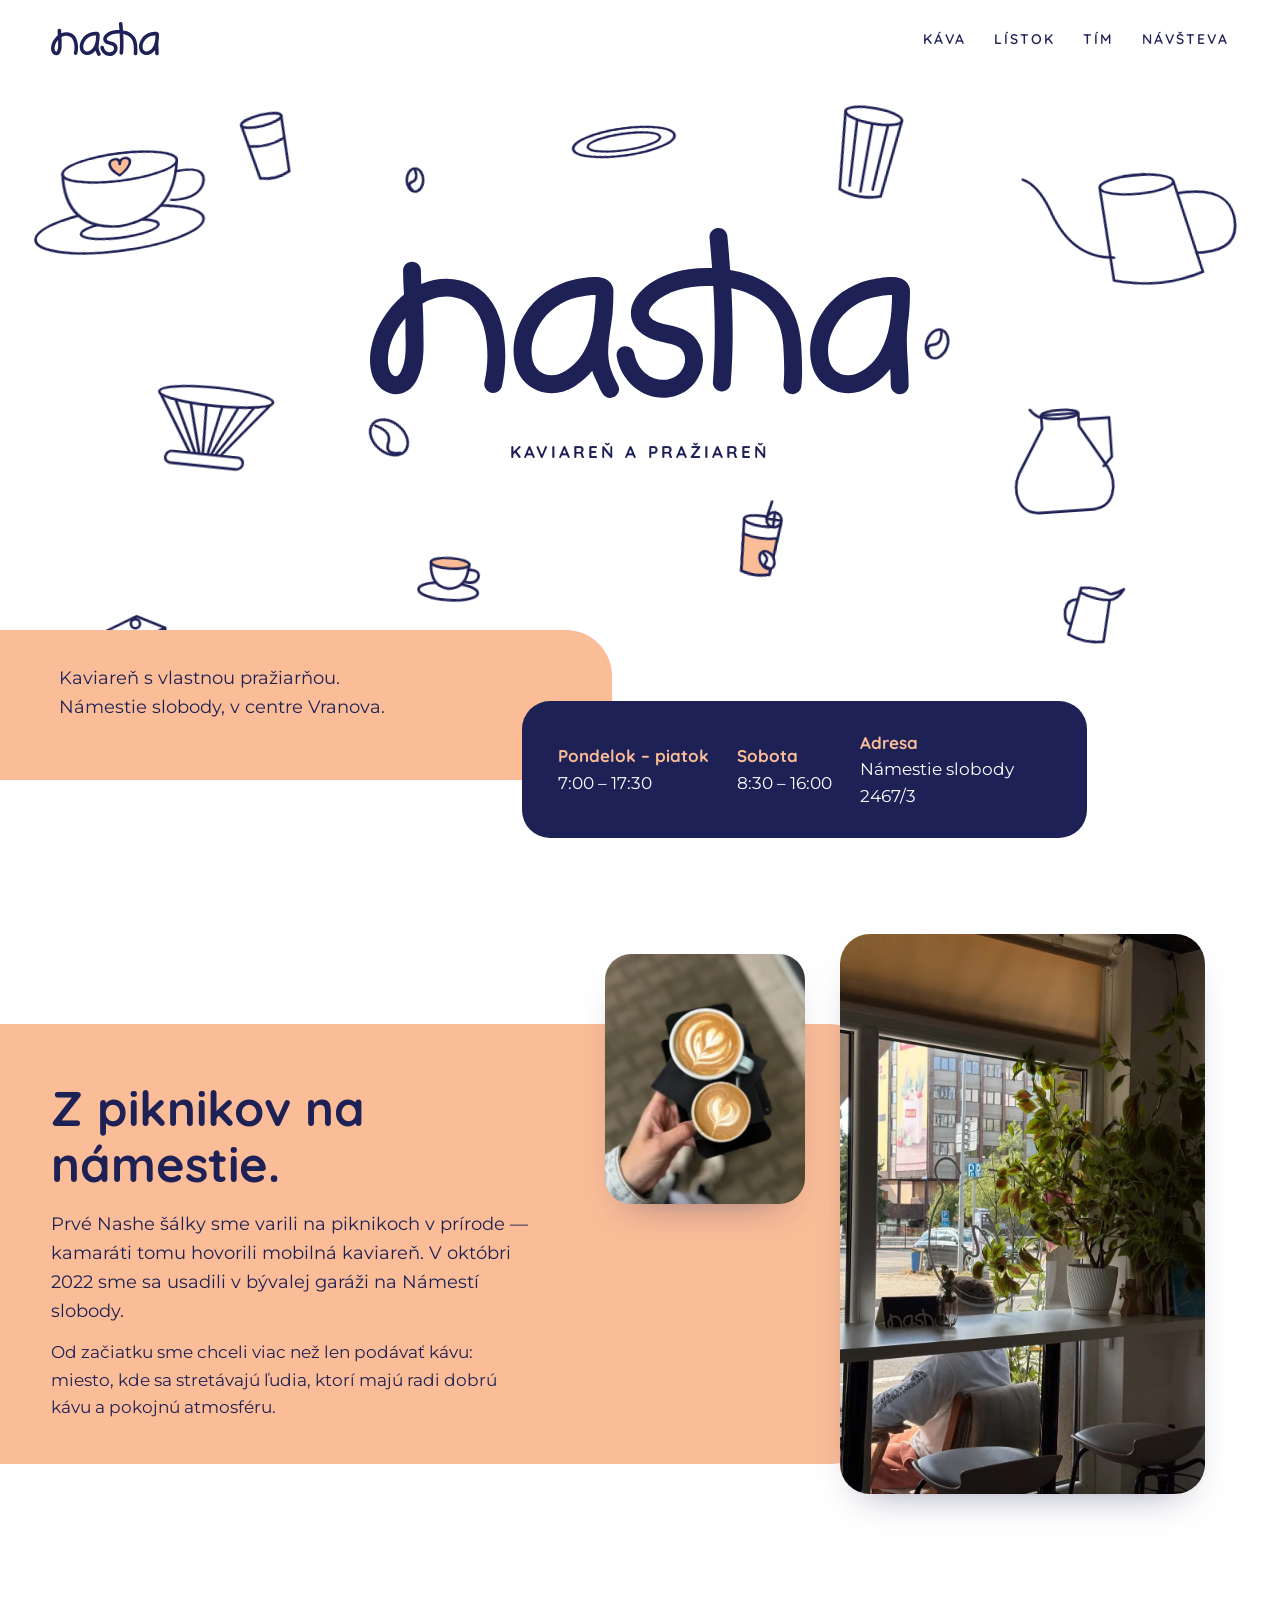
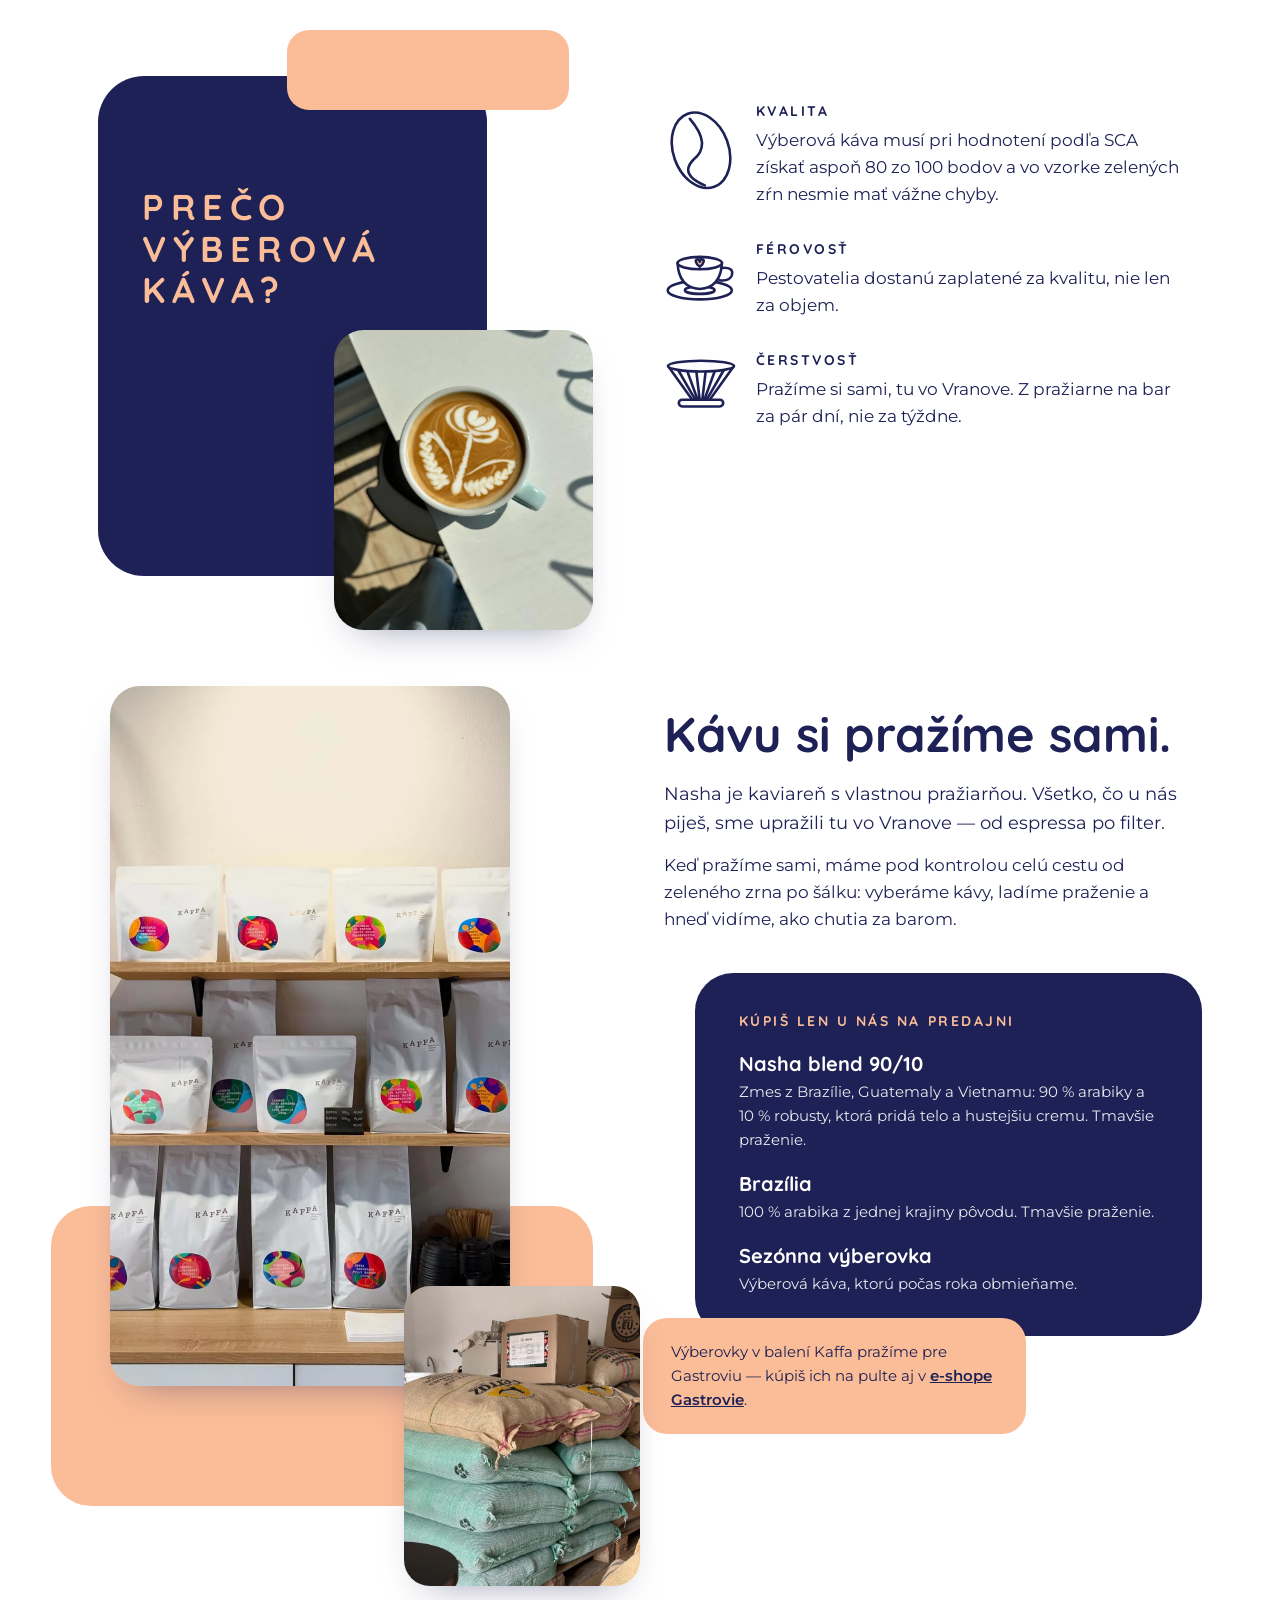
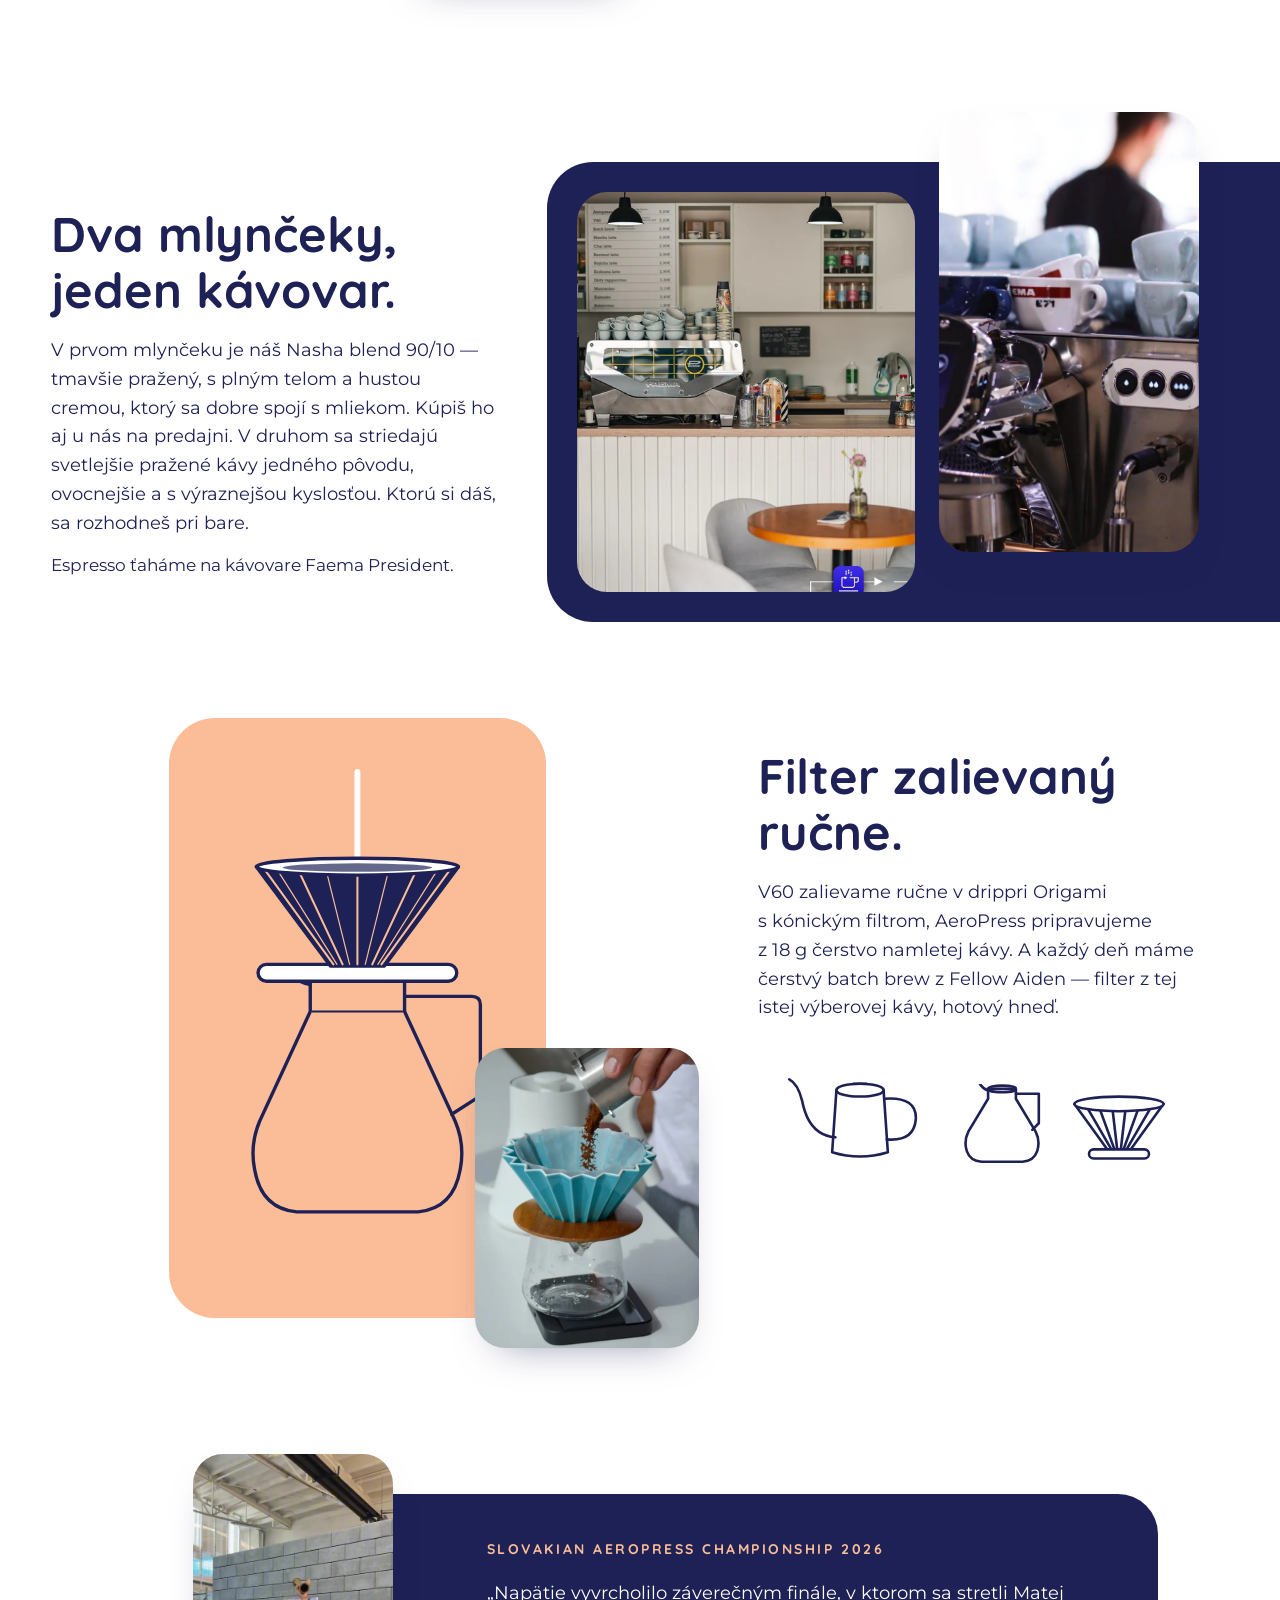
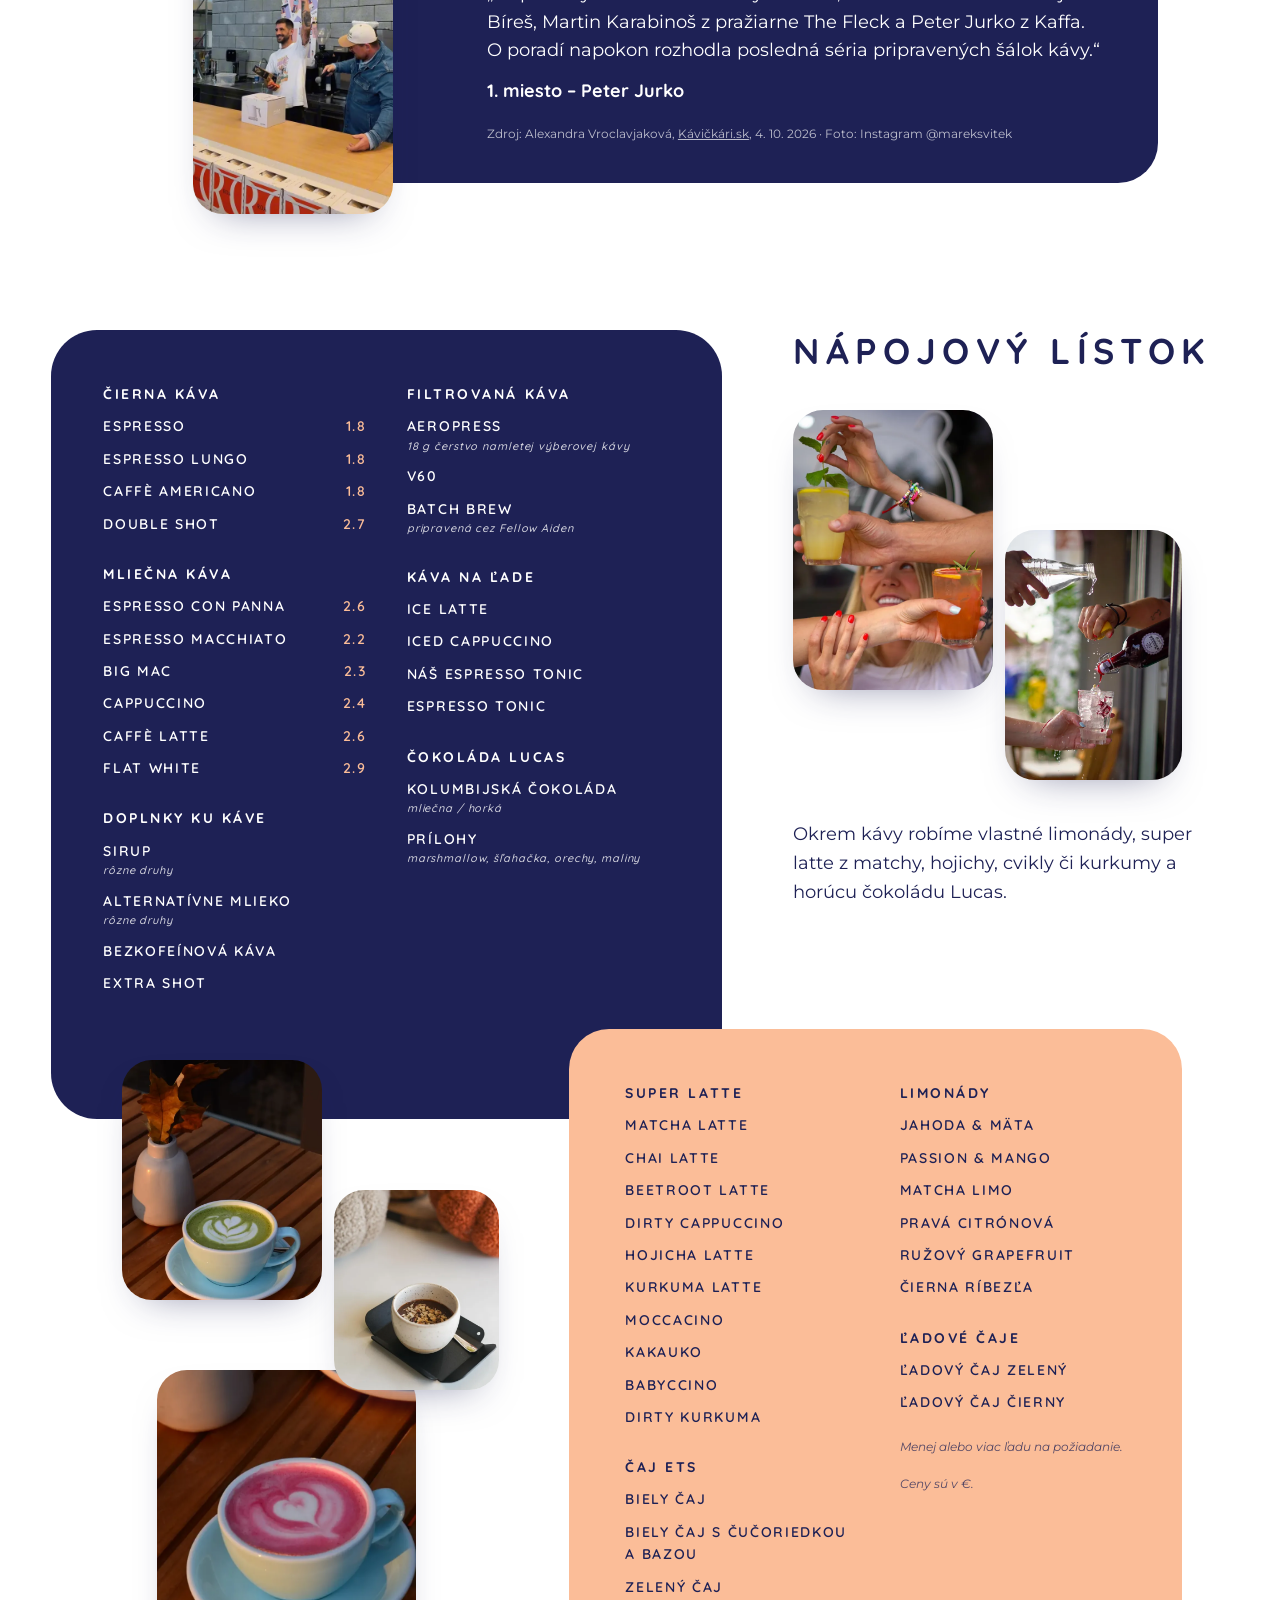
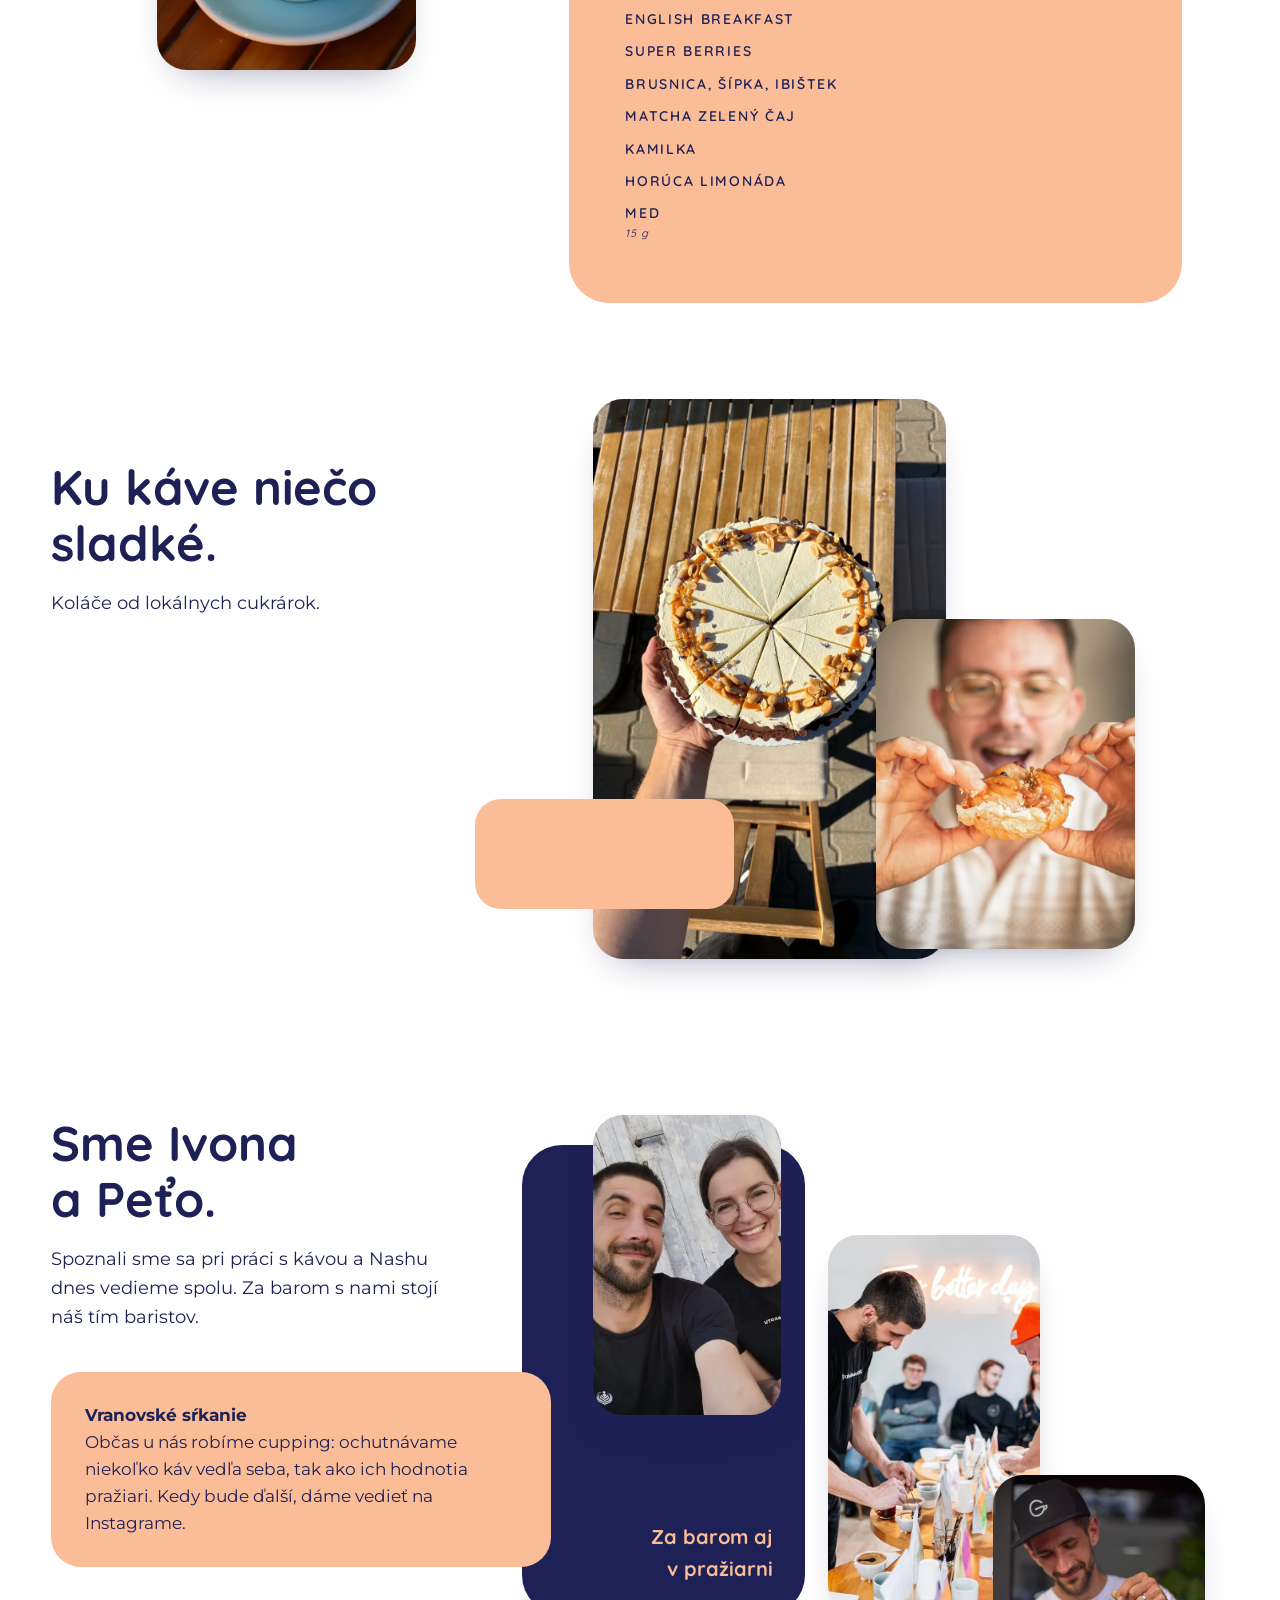
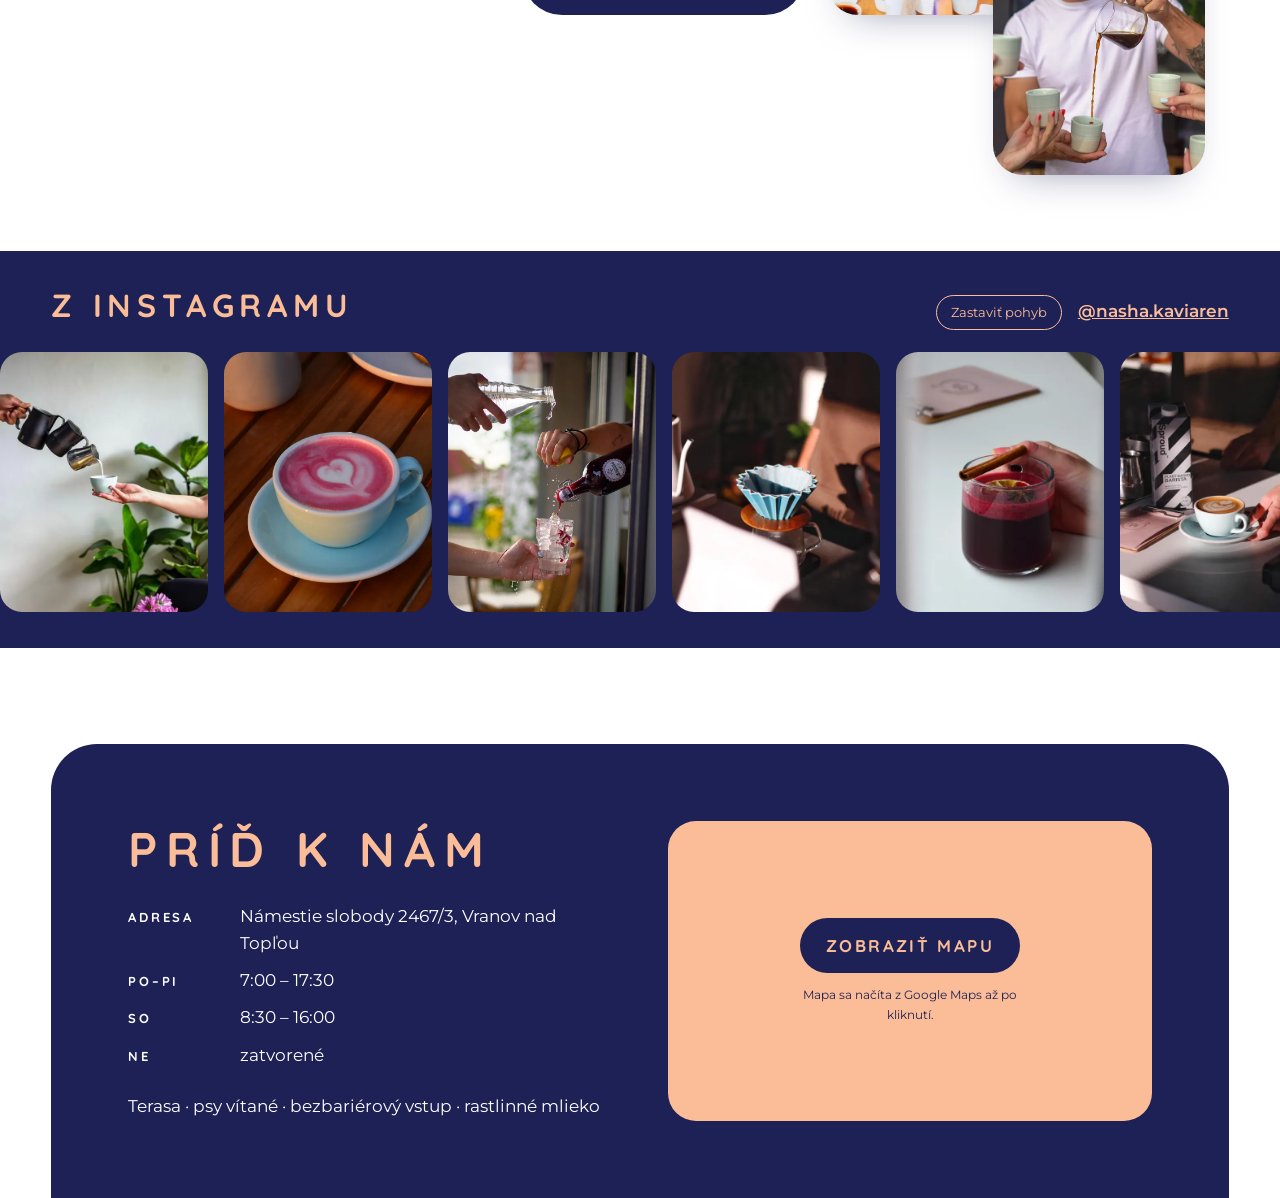
<file: site/index.html>
<!doctype html>
<html lang="sk">
<head>
<meta charset="utf-8">
<meta name="viewport" content="width=device-width, initial-scale=1">
<title>Nasha kaviareň · Vranov nad Topľou</title>
<meta name="description" content="Nasha kaviareň s vlastnou pražiarňou na Námestí slobody vo Vranove nad Topľou. Výberová káva, filter, koláče, nápojový lístok a otváracie hodiny.">
<meta property="og:type" content="website">
<meta property="og:title" content="Nasha kaviareň · Vranov nad Topľou">
<meta property="og:description" content="Kaviareň s vlastnou pražiarňou na Námestí slobody vo Vranove nad Topľou.">
<meta property="og:url" content="https://nasha-prezentacny-web.onrender.com/">
<meta property="og:image" content="https://nasha-prezentacny-web.onrender.com/img/og.jpg">
<link rel="icon" href="img/favicon.svg" type="image/svg+xml">
<link rel="preconnect" href="https://fonts.googleapis.com">
<link rel="preconnect" href="https://fonts.gstatic.com" crossorigin>
<link rel="stylesheet" href="https://fonts.googleapis.com/css2?family=Quicksand:wght@500;600;700&family=Montserrat:wght@400;500;600&display=swap">
<link rel="stylesheet" href="css/site.css">
</head>
<body>
<header class="wrap bar">
  <img src="img/nasha-logo-blue.svg" alt="nasha" width="159" height="50">
  <nav><a href="#kava">Káva</a><a href="#listok">Lístok</a><a href="#tim">Tím</a><a href="#navsteva">Návšteva</a></nav>
</header>

<main class="wrap">
  <!-- 1 hero -->
  <section class="stage hero" data-field>
    <span data-art="latte"    data-depth="1.3" data-rot="-8"  data-tilt="14" style="left:-2%;top:40px;width:190px"></span>
    <span data-art="tumbler"  data-depth="0.5" data-rot="-14" style="left:16%;top:30px;width:56px"></span>
    <span data-art="bean"     data-depth="0.3" data-rot="20"  style="left:30%;top:90px;width:22px"></span>
    <span class="m-hide" data-art="dripper"  data-depth="0.8" data-rot="6"   data-tilt="10" style="left:8%;top:300px;width:130px"></span>
    <span class="m-hide" data-art="bean"     data-depth="1.1" data-rot="-30" style="left:27%;top:330px;width:40px"></span>
    <span class="m-hide" data-art="espresso" data-depth="0.4" data-rot="4"   style="left:31%;top:470px;width:70px"></span>
    <span data-art="fluted"   data-depth="1.0" data-rot="10"  style="left:66%;top:30px;width:78px"></span>
    <span data-art="kettle"   data-depth="1.4" data-rot="-6"  data-tilt="12" style="right:-3%;top:60px;width:240px"></span>
    <span class="m-hide" data-art="bean"     data-depth="0.6" data-rot="40"  style="left:74%;top:250px;width:28px"></span>
    <span class="m-hide" data-art="server"   data-depth="0.7" data-rot="-4"  style="right:9%;top:330px;width:120px"></span>
    <span class="m-hide" data-art="lemonade" data-depth="0.35" data-rot="8"  style="left:58%;top:420px;width:52px"></span>
    <span class="m-hide" data-art="plate"    data-depth="0.9" data-rot="-10" data-tilt="20" style="left:44%;top:40px;width:110px"></span>
    <span data-art="pitcher"  data-depth="0.45" data-rot="12" style="left:86%;top:500px;width:60px"></span>
    <span data-art="cake"     data-depth="0.55" data-rot="-6" style="left:2%;top:520px;width:100px"></span>
    <span class="m-hide" data-art="bean"     data-depth="0.25" data-rot="-10" style="left:60%;top:470px;width:18px"></span>

    <h1><img class="logo" src="img/nasha-logo-blue.svg" alt="Nasha kaviareň" width="159" height="50"></h1>
    <p class="tag caps">Kaviareň a pražiareň</p>
    <div class="abs peb pe"><p>Kaviareň s&nbsp;vlastnou pražiarňou. Námestie slobody, v&nbsp;centre Vranova.</p></div>
    <div class="abs bar nv">
      <div><b>Pondelok – piatok</b>7:00 – 17:30</div>
      <div><b>Sobota</b>8:30 – 16:00</div>
      <div><b>Adresa</b>Námestie slobody 2467/3</div>
    </div>
  </section>

  <!-- 2 story -->
  <section class="stage story">
    <div class="flow strip pe"><div class="txt">
      <h2>Z&nbsp;piknikov na námestie.</h2>
      <p class="lead" style="margin-top:18px">Prvé Nashe šálky sme varili na piknikoch v prírode — kamaráti tomu hovorili mobilná kaviareň. V októbri 2022 sme sa usadili v bývalej garáži na Námestí slobody.</p>
      <p>Od začiatku sme chceli viac než len podávať kávu: miesto, kde sa stretávajú ľudia, ktorí majú radi dobrú kávu a pokojnú atmosféru.</p>
    </div></div>
    <div class="abs ph cup"><img src="img/latte-dvojica.webp" alt="Dve kávy s latte artom" width="462" height="505" loading="lazy" decoding="async"></div>
    <div class="abs ph win"><img src="img/okno-bar.webp" alt="Okno kaviarne s rastlinami" width="1050" height="1400" loading="lazy" decoding="async"></div>
  </section>

  <!-- 3 why -->
  <section class="stage why">
    <div class="abs tagr pe" aria-hidden="true"></div>
    <div class="abs tall nv"><h2 class="caps">Prečo výberová káva?</h2></div>
    <div class="abs ph latte"><img src="img/latte-tulipan.webp" alt="Latte art tulipán" width="750" height="1000" loading="lazy" decoding="async"></div>
    <ul class="flow">
      <li><span data-art="bean"></span><div><b class="t">Kvalita</b>Výberová káva musí pri hodnotení podľa SCA získať aspoň 80 zo 100 bodov a vo vzorke zelených zŕn nesmie mať vážne chyby.</div></li>
      <li><span data-art="latte"></span><div><b class="t">Férovosť</b>Pestovatelia dostanú zaplatené za kvalitu, nie len za objem.</div></li>
      <li><span data-art="dripper"></span><div><b class="t">Čerstvosť</b>Pražíme si sami, tu vo Vranove. Z pražiarne na bar za pár dní, nie za týždne.</div></li>
    </ul>
  </section>

  <!-- 4 roasted in Vranov -->
  <section class="stage roast" id="kava">
    <div class="abs base pe" aria-hidden="true"></div>
    <div class="abs ph shelf"><img src="img/police-kava.webp" alt="Police s kávou Kaffa v kaviarni" width="1050" height="1400" loading="lazy" decoding="async"></div>
    <div class="abs ph sacks"><img src="img/vrecia-zelena-kava.webp" alt="Vrecia zelenej kávy" width="675" height="900" loading="lazy" decoding="async"></div>
    <div class="flow txt">
      <h2>Kávu si pražíme sami.</h2>
      <p class="lead" style="margin-top:18px">Nasha je kaviareň s&nbsp;vlastnou pražiarňou. Všetko, čo u nás piješ, sme upražili tu vo Vranove — od espressa po filter.</p>
      <p>Keď pražíme sami, máme pod kontrolou celú cestu od zeleného zrna po šálku: vyberáme kávy, ladíme praženie a hneď vidíme, ako chutia za barom.</p>
    <div class="only nv">
      <h3 class="t">Kúpiš len u nás na predajni</h3>
      <dl>
        <div><dt>Nasha blend 90/10</dt><dd>Zmes z Brazílie, Guatemaly a Vietnamu: 90 % arabiky a 10 % robusty, ktorá pridá telo a hustejšiu cremu. Tmavšie praženie.</dd></div>
        <div><dt>Brazília</dt><dd>100 % arabika z jednej krajiny pôvodu. Tmavšie praženie.</dd></div>
        <div><dt>Sezónna výberovka</dt><dd>Výberová káva, ktorú počas roka obmieňame.</dd></div>
      </dl>
    </div>
    <div class="shop pe">Výberovky v balení Kaffa pražíme pre Gastroviu — kúpiš ich na pulte aj v <a href="https://gastrovia.store/kategoria/kava/kaffa/">e-shope Gastrovie</a>.</div>
    </div>
  </section>

  <!-- 5 espresso, C-style band -->
  <section class="esp">
    <div>
      <h2>Dva mlynčeky, jeden kávovar.</h2>
      <p class="lead" style="margin-top:18px">V prvom mlynčeku je náš Nasha blend 90/10 — tmavšie pražený, s plným telom a hustou cremou, ktorý sa dobre spojí s mliekom. Kúpiš ho aj u nás na predajni. V druhom sa striedajú svetlejšie pražené kávy jedného pôvodu, ovocnejšie a s výraznejšou kyslosťou. Ktorú si dáš, sa rozhodneš pri bare.</p>
      <p>Espresso ťaháme na kávovare Faema President.</p>
    </div>
    <div class="band nv">
      <div class="ph"><img src="img/bar-faema.webp" alt="Bar s kávovarom Faema" style="object-position:30% 30%" width="960" height="1200" loading="lazy" decoding="async"></div>
      <div class="ph lift"><img src="img/faema-detail.webp" alt="Kávovar Faema President zblízka" width="720" height="900" loading="lazy" decoding="async"></div>
    </div>
  </section>

  <!-- 6 filter -->
  <section class="stage filter">
    <div class="abs panel decanter" data-logo="img/nasha-logo.svg"></div>
    <div class="abs ph origami"><img src="img/origami-mletie.webp" alt="Káva sa sype do origami drippera" width="720" height="900" loading="lazy" decoding="async"></div>
    <div class="flow txt">
      <h2>Filter zalievaný ručne.</h2>
      <p class="lead" style="margin-top:18px">V60 zalievame ručne v&nbsp;drippri Origami s&nbsp;kónickým filtrom, AeroPress pripravujeme z&nbsp;18&nbsp;g čerstvo namletej kávy. A každý deň máme čerstvý batch brew z&nbsp;Fellow Aiden — filter z&nbsp;tej istej výberovej kávy, hotový hneď.</p>
    <div class="cups2" aria-hidden="true"><span data-art="kettle" style="width:150px"></span><span data-art="server" style="width:90px"></span><span data-art="dripper" style="width:100px"></span></div>
    </div>
  </section>

  <!-- 6b AeroPress championship: one object between sections, text quoted from the organisers' report -->
  <section class="stage award">
    <div class="abs ph pic"><img src="img/peto-aeropress.webp" alt="Finále Slovakian AeroPress Championship 2026" style="object-position:40% 35%" width="506" height="900" loading="lazy" decoding="async"></div>
    <figure class="flow card nv">
      <figcaption class="t">Slovakian AeroPress Championship 2026</figcaption>
      <blockquote>
        <p>„Napätie vyvrcholilo záverečným finále, v&nbsp;ktorom sa stretli Matej Bíreš, Martin Karabinoš z&nbsp;pražiarne The Fleck a&nbsp;Peter Jurko z&nbsp;Kaffa. O&nbsp;poradí napokon rozhodla posledná séria pripravených šálok kávy.“</p>
        <p class="place">1. miesto – Peter Jurko</p>
      </blockquote>
      <p class="src">Zdroj: Alexandra Vroclavjaková, <a href="https://kavickari.sk/nulty-rocnik-aeropress-championship/">Kávičkári.sk</a>, 4. 10. 2026 · Foto: Instagram @mareksvitek</p>
    </figure>
  </section>

  <!-- 7 menu -->
  <section class="stage menu" id="listok">
    <h2 class="caps abs title">Nápojový lístok</h2>
    <div class="abs ph lemo"><img src="img/limonady.webp" alt="Limonády" width="780" height="900" loading="lazy" decoding="async"></div>
    <div class="abs ph lemo2"><img src="img/limonada-priprava.webp" alt="Príprava limonády" width="720" height="900" loading="lazy" decoding="async"></div>
    <p class="abs side lead">Okrem kávy robíme vlastné limonády, super latte z matchy, hojichy, cvikly či kurkumy a horúcu čokoládu Lucas.</p>
    <div class="flow one nv"><div class="cols">
      <div>
        <h3 class="t">Čierna káva</h3><ul class="menu-list">
          <li>Espresso<span>1.8</span></li><li>Espresso lungo<span>1.8</span></li>
          <li>Caffè americano<span>1.8</span></li><li>Double shot<span>2.7</span></li></ul>
        <h3 class="t">Mliečna káva</h3><ul class="menu-list">
          <li>Espresso con panna<span>2.6</span></li><li>Espresso macchiato<span>2.2</span></li>
          <li>Big mac<span>2.3</span></li><li>Cappuccino<span>2.4</span></li>
          <li>Caffè latte<span>2.6</span></li><li>Flat white<span>2.9</span></li></ul>
        <h3 class="t">Doplnky ku káve</h3><ul class="menu-list">
          <li><div>Sirup<small>rôzne druhy</small></div></li>
          <li><div>Alternatívne mlieko<small>rôzne druhy</small></div></li>
          <li>Bezkofeínová káva</li><li>Extra shot</li></ul>
      </div>
      <div>
        <h3 class="t">Filtrovaná káva</h3><ul class="menu-list">
          <li><div>AeroPress<small>18 g čerstvo namletej výberovej kávy</small></div></li>
          <li>V60</li>
          <li><div>Batch brew<small>pripravená cez Fellow Aiden</small></div></li></ul>
        <h3 class="t">Káva na ľade</h3><ul class="menu-list">
          <li>Ice latte</li><li>Iced cappuccino</li>
          <li>Náš espresso tonic</li><li>Espresso tonic</li></ul>
        <h3 class="t">Čokoláda Lucas</h3><ul class="menu-list">
          <li><div>Kolumbijská čokoláda<small>mliečna / horká</small></div></li>
          <li><div>Prílohy<small>marshmallow, šľahačka, orechy, maliny</small></div></li></ul>
      </div>
    </div></div>
    <div class="flow two pe"><div class="cols">
      <div>
        <h3 class="t">Super latte</h3><ul class="menu-list">
          <li>Matcha latte</li><li>Chai latte</li>
          <li>Beetroot latte</li><li>Dirty cappuccino</li>
          <li>Hojicha latte</li><li>Kurkuma latte</li>
          <li>Moccacino</li><li>Kakauko</li>
          <li>Babyccino</li><li>Dirty kurkuma</li></ul>
        <h3 class="t">Čaj ETS</h3><ul class="menu-list">
          <li>Biely čaj</li><li>Biely čaj s čučoriedkou a bazou</li>
          <li>Zelený čaj</li><li>English breakfast</li>
          <li>Super berries</li><li>Brusnica, šípka, ibištek</li>
          <li>Matcha zelený čaj</li><li>Kamilka</li>
          <li>Horúca limonáda</li><li><div>Med<small>15 g</small></div></li></ul>
      </div>
      <div>
        <h3 class="t">Limonády</h3><ul class="menu-list">
          <li>Jahoda &amp; mäta</li><li>Passion &amp; mango</li>
          <li>Matcha limo</li><li>Pravá citrónová</li>
          <li>Ružový grapefruit</li><li>Čierna ríbezľa</li></ul>
        <h3 class="t">Ľadové čaje</h3><ul class="menu-list">
          <li>Ľadový čaj zelený</li><li>Ľadový čaj čierny</li></ul>
        <p class="note2">Menej alebo viac ľadu na požiadanie.</p>
        <p class="note2">Ceny sú v €.</p>
      </div>
    </div></div>
    <div class="abs ph matcha"><img src="img/matcha-latte.webp" alt="Matcha latte" width="720" height="900" loading="lazy" decoding="async"></div>
    <div class="abs ph beet"><img src="img/beetroot-latte.webp" alt="Beetroot latte" width="720" height="900" loading="lazy" decoding="async"></div>
    <div class="abs ph choc"><img src="img/horuca-cokolada.webp" alt="Horúca čokoláda s karamelom" width="600" height="800" loading="lazy" decoding="async"></div>
  </section>

  <!-- 8 cakes -->
  <section class="stage cakes">
    <div class="flow txt">
      <h2>Ku káve niečo sladké.</h2>
      <p class="lead" style="margin-top:18px">Koláče od lokálnych cukrárok.</p>
    </div>
    <div class="abs ph big"><img src="img/kolac-karamel.webp" alt="Koláč s karamelom a arašidmi" width="1050" height="1400" loading="lazy" decoding="async"></div>
    <div class="abs ph small"><img src="img/pecivo.webp" alt="Pečivo z pekárne" width="720" height="900" loading="lazy" decoding="async"></div>
    <div class="abs pe" aria-hidden="true"></div>
  </section>

  <!-- 9 team -->
  <section class="stage team" id="tim">
    <div class="flow txt">
      <h2>Sme Ivona a&nbsp;Peťo.</h2>
      <p class="lead" style="margin-top:18px">Spoznali sme sa pri práci s kávou a Nashu dnes vedieme spolu. Za barom s nami stojí náš tím baristov.</p>
    <div class="pe">
      <b>Vranovské sŕkanie</b>
      <p>Občas u nás robíme cupping: ochutnávame niekoľko káv vedľa seba, tak ako ich hodnotia pražiari. Kedy bude ďalší, dáme vedieť na Instagrame.</p>
    </div>
    </div>
    <div class="abs n1 nv"><span class="who">Za barom aj v&nbsp;pražiarni</span></div>
    <div class="abs ph p1"><img src="img/ivona-peto.webp" alt="Ivona a Peťo" style="object-position:40% 30%" width="438" height="505" loading="lazy" decoding="async"></div>
    <div class="abs ph p2"><img src="img/cupping.webp" alt="Cupping Vranovské sŕkanie" width="720" height="900" loading="lazy" decoding="async"></div>
    <div class="abs ph p3"><img src="img/filter-nalievanie.webp" alt="Nalievanie filtrovanej kávy do šálok" width="817" height="900" loading="lazy" decoding="async"></div>
  </section>
</main>

<!-- 10 Instagram strip -->
<section class="igs nv">
  <div class="head"><h2 class="caps" style="color:var(--peach);font-size:clamp(22px,2.6vw,32px)">Z Instagramu</h2><div class="ctl"><button type="button" class="pause" aria-pressed="false" onclick="toggleStrip(this)">Zastaviť pohyb</button><a href="https://www.instagram.com/nasha.kaviaren/">@nasha.kaviaren</a></div></div>
  <div class="row">
    <img src="img/ig-cappuccino.webp" alt="" width="512" height="640" loading="lazy" decoding="async"><img src="img/beetroot-latte.webp" alt="" width="720" height="900" loading="lazy" decoding="async">
    <img src="img/limonada-priprava.webp" alt="" width="720" height="900" loading="lazy" decoding="async"><img src="img/ig-origami.webp" alt="" width="512" height="640" loading="lazy" decoding="async">
    <img src="img/ig-zimny-napoj.webp" alt="" width="512" height="640" loading="lazy" decoding="async"><img src="img/ig-sproud.webp" alt="" width="512" height="640" loading="lazy" decoding="async">
    <img src="img/ig-kakauko.webp" alt="" width="512" height="640" loading="lazy" decoding="async"><img src="img/ig-limonada.webp" alt="" width="512" height="640" loading="lazy" decoding="async">
    <img src="img/ig-matcha.webp" alt="" width="512" height="640" loading="lazy" decoding="async"><img src="img/ig-macchiato.webp" alt="" width="556" height="640" loading="lazy" decoding="async">
    <img src="img/ig-horuca-limonada.webp" alt="" width="512" height="640" loading="lazy" decoding="async"><img src="img/ig-faema-salka.webp" alt="" width="640" height="640" loading="lazy" decoding="async">
    <!-- second copy for a seamless loop -->
    <img src="img/ig-cappuccino.webp" alt="" width="512" height="640" loading="lazy" decoding="async"><img src="img/beetroot-latte.webp" alt="" width="720" height="900" loading="lazy" decoding="async">
    <img src="img/limonada-priprava.webp" alt="" width="720" height="900" loading="lazy" decoding="async"><img src="img/ig-origami.webp" alt="" width="512" height="640" loading="lazy" decoding="async">
    <img src="img/ig-zimny-napoj.webp" alt="" width="512" height="640" loading="lazy" decoding="async"><img src="img/ig-sproud.webp" alt="" width="512" height="640" loading="lazy" decoding="async">
    <img src="img/ig-kakauko.webp" alt="" width="512" height="640" loading="lazy" decoding="async"><img src="img/ig-limonada.webp" alt="" width="512" height="640" loading="lazy" decoding="async">
    <img src="img/ig-matcha.webp" alt="" width="512" height="640" loading="lazy" decoding="async"><img src="img/ig-macchiato.webp" alt="" width="556" height="640" loading="lazy" decoding="async">
    <img src="img/ig-horuca-limonada.webp" alt="" width="512" height="640" loading="lazy" decoding="async"><img src="img/ig-faema-salka.webp" alt="" width="640" height="640" loading="lazy" decoding="async">
  </div>
</section>

<!-- 11 visit (closing block from A) -->
<section class="visit" id="navsteva" style="margin-bottom:0">
  <div class="wrap block nv">
    <div>
      <h2 class="caps">Príď k nám</h2>
      <dl>
        <dt class="eyebrow">Adresa</dt><dd>Námestie slobody 2467/3, Vranov nad Topľou</dd>
        <dt class="eyebrow">Po–Pi</dt><dd>7:00 – 17:30</dd>
        <dt class="eyebrow">So</dt><dd>8:30 – 16:00</dd>
        <dt class="eyebrow">Ne</dt><dd>zatvorené</dd>
      </dl>
      <p style="margin-top:24px">Terasa · psy vítané · bezbariérový vstup · rastlinné mlieko</p>
    </div>
    <div class="map pe" id="map"><div style="text-align:center"><button type="button" onclick="loadMap()">Zobraziť mapu</button><small>Mapa sa načíta z Google Maps až po kliknutí.</small></div></div>
  </div>
</section>
<script src="js/map.js"></script>
<script src="js/lineart.js"></script>
<script src="js/decanter.js"></script>
</body>
</html>
</file>
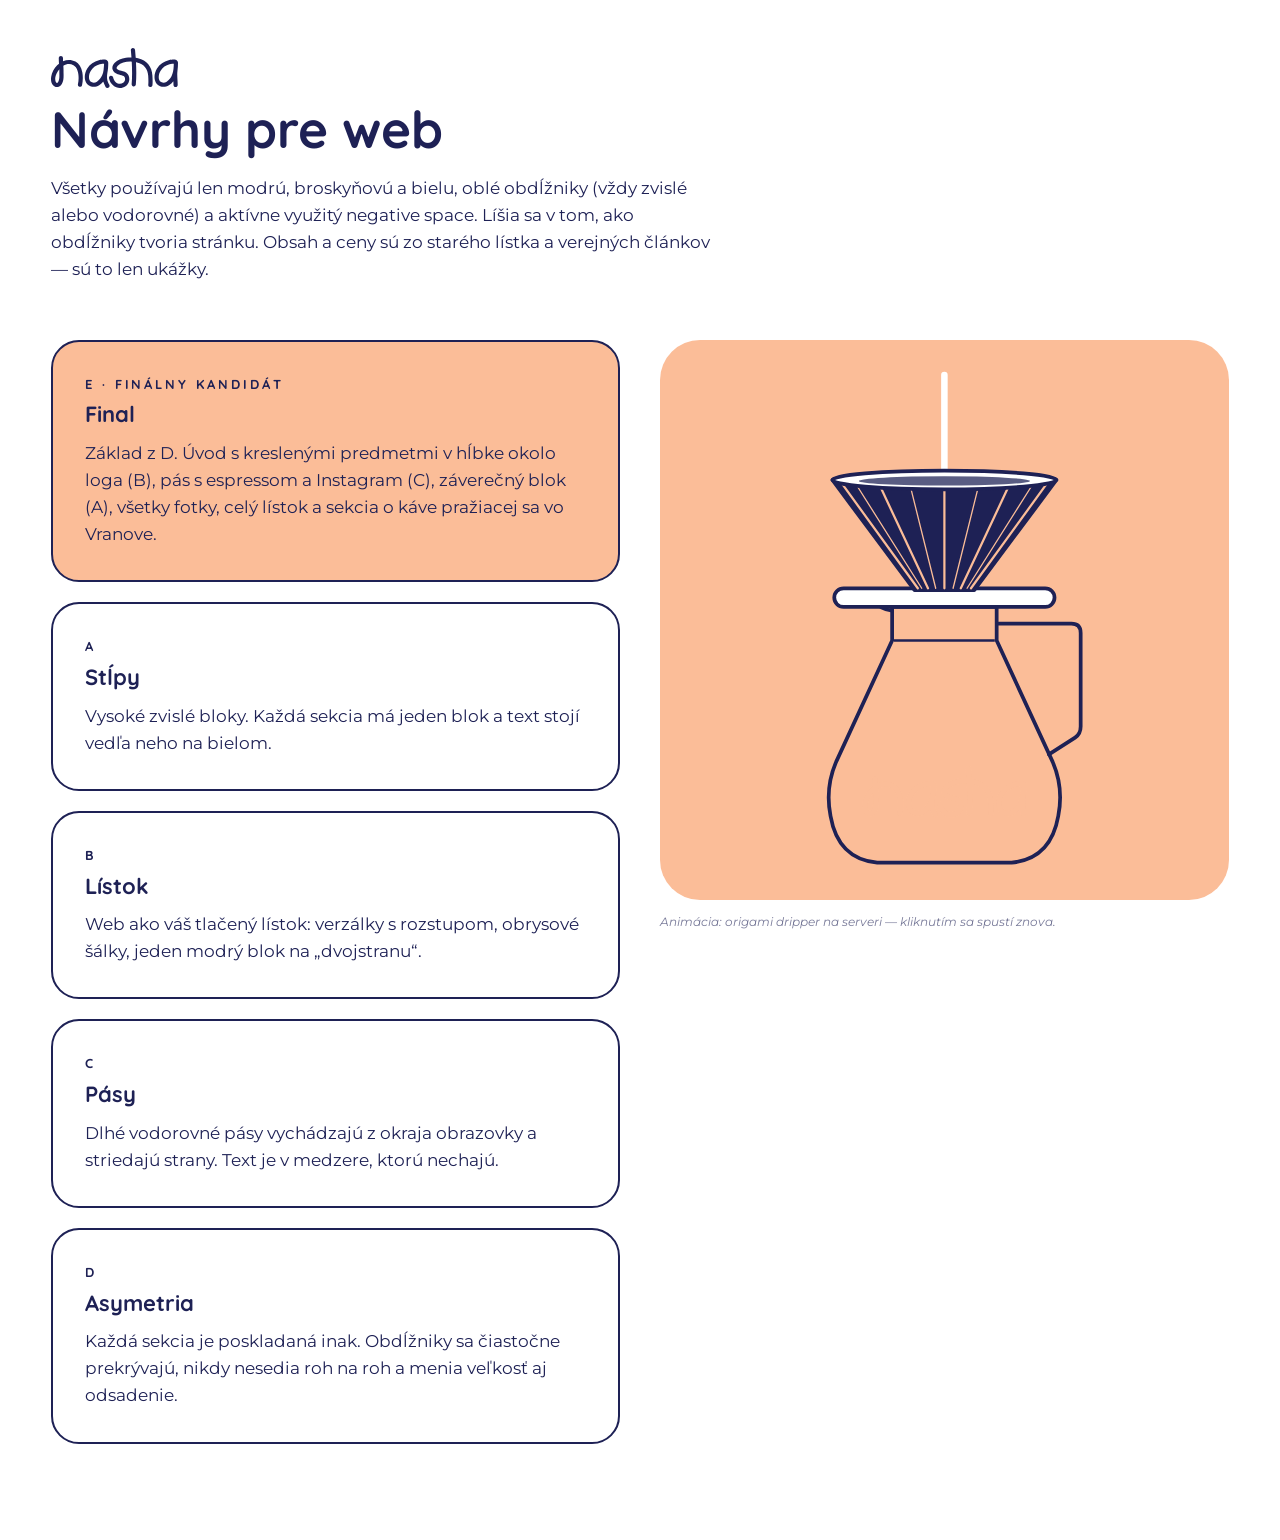
<file: docs/mockups/index.html>
<!doctype html>
<html lang="sk">
<head>
<meta charset="utf-8">
<meta name="viewport" content="width=device-width, initial-scale=1">
<title>Nasha — návrhy</title>
<link rel="stylesheet" href="shared.css">
<style>
  main { padding-block: 48px 96px; }
  h1 { font-size: clamp(32px, 4vw, 52px); margin: 12px 0 16px; }
  .lead { max-width: 60ch; margin-bottom: 56px; }
  .grid { display: grid; grid-template-columns: 1fr 1fr; gap: 40px; align-items: start; }
  .card { display: block; text-decoration: none; border-radius: var(--r-md); padding: 32px;
    border: 2px solid var(--navy); }
  .card:hover { background: var(--peach); }
  .card h2 { font-size: 22px; margin: 8px 0 12px; }
  .demo .decanter { border-radius: var(--r-lg); height: 560px; }
  .list { display: grid; gap: 20px; }
  @media (max-width: 860px) { .grid { grid-template-columns: 1fr; } }
</style>
</head>
<body>
<main class="wrap">
  <img src="../../assets/brand/nasha-logo-blue.svg" alt="nasha" style="height:40px">
  <h1>Návrhy pre web</h1>
  <p class="lead">Všetky používajú len modrú, broskyňovú a bielu, oblé obdĺžniky (vždy zvislé alebo vodorovné) a aktívne využitý negative space. Líšia sa v tom, ako obdĺžniky tvoria stránku. Obsah a ceny sú zo starého lístka a verejných článkov — sú to len ukážky.</p>
  <div class="grid">
    <div class="list">
      <a class="card" href="e-final.html" style="background:var(--peach)"><p class="eyebrow">E · finálny kandidát</p><h2>Final</h2><p>Základ z D. Úvod s kreslenými predmetmi v hĺbke okolo loga (B), pás s espressom a Instagram (C), záverečný blok (A), všetky fotky, celý lístok a sekcia o káve pražiacej sa vo Vranove.</p></a>
      <a class="card" href="a-stlpy.html"><p class="eyebrow">A</p><h2>Stĺpy</h2><p>Vysoké zvislé bloky. Každá sekcia má jeden blok a text stojí vedľa neho na bielom.</p></a>
      <a class="card" href="b-listok.html"><p class="eyebrow">B</p><h2>Lístok</h2><p>Web ako váš tlačený lístok: verzálky s rozstupom, obrysové šálky, jeden modrý blok na „dvojstranu“.</p></a>
      <a class="card" href="c-pasy.html"><p class="eyebrow">C</p><h2>Pásy</h2><p>Dlhé vodorovné pásy vychádzajú z okraja obrazovky a striedajú strany. Text je v medzere, ktorú nechajú.</p></a>
      <a class="card" href="d-asymetria.html"><p class="eyebrow">D</p><h2>Asymetria</h2><p>Každá sekcia je poskladaná inak. Obdĺžniky sa čiastočne prekrývajú, nikdy nesedia roh na roh a menia veľkosť aj odsadenie.</p></a>
    </div>
    <div class="demo">
      <div class="decanter" data-logo="../../assets/brand/nasha-logo.svg"></div>
      <p class="note" style="margin-top:12px">Animácia: origami dripper na serveri — kliknutím sa spustí znova.</p>
    </div>
  </div>
</main>
<script src="decanter.js"></script>
</body>
</html>
</file>
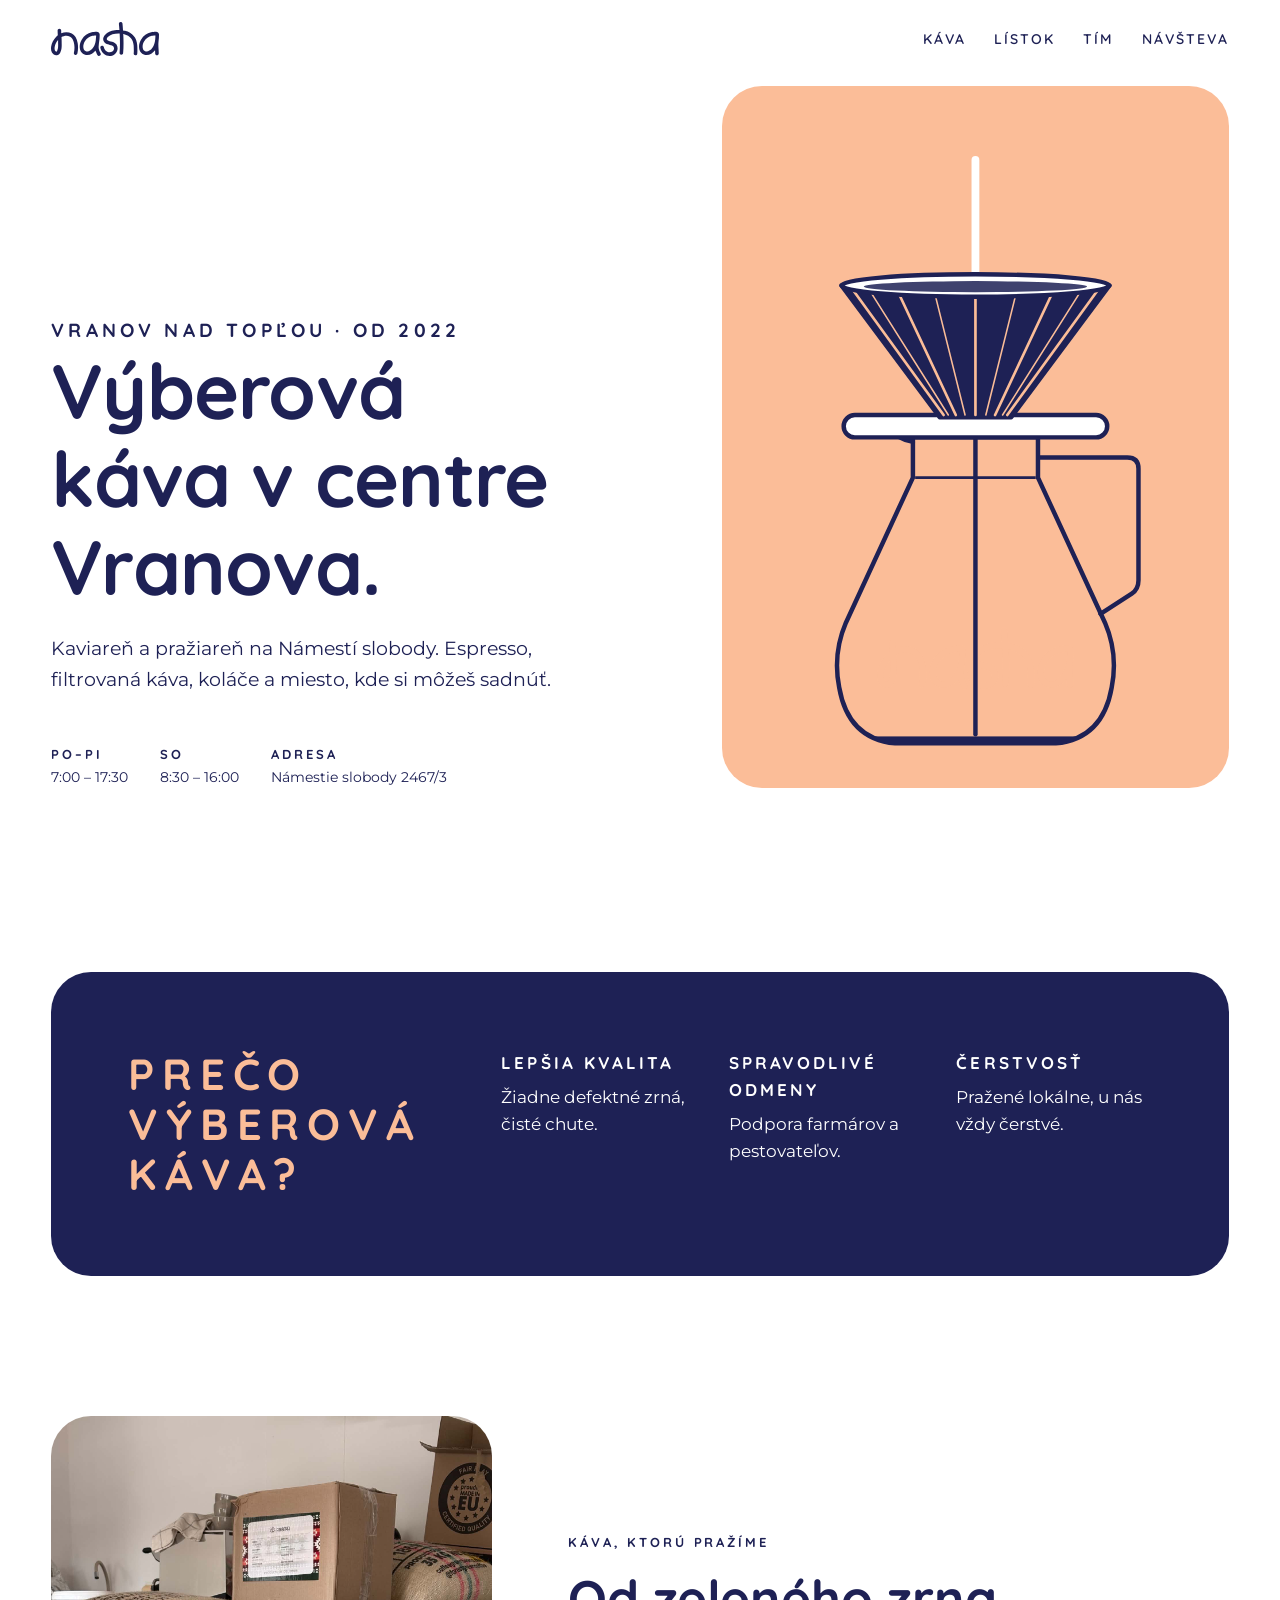
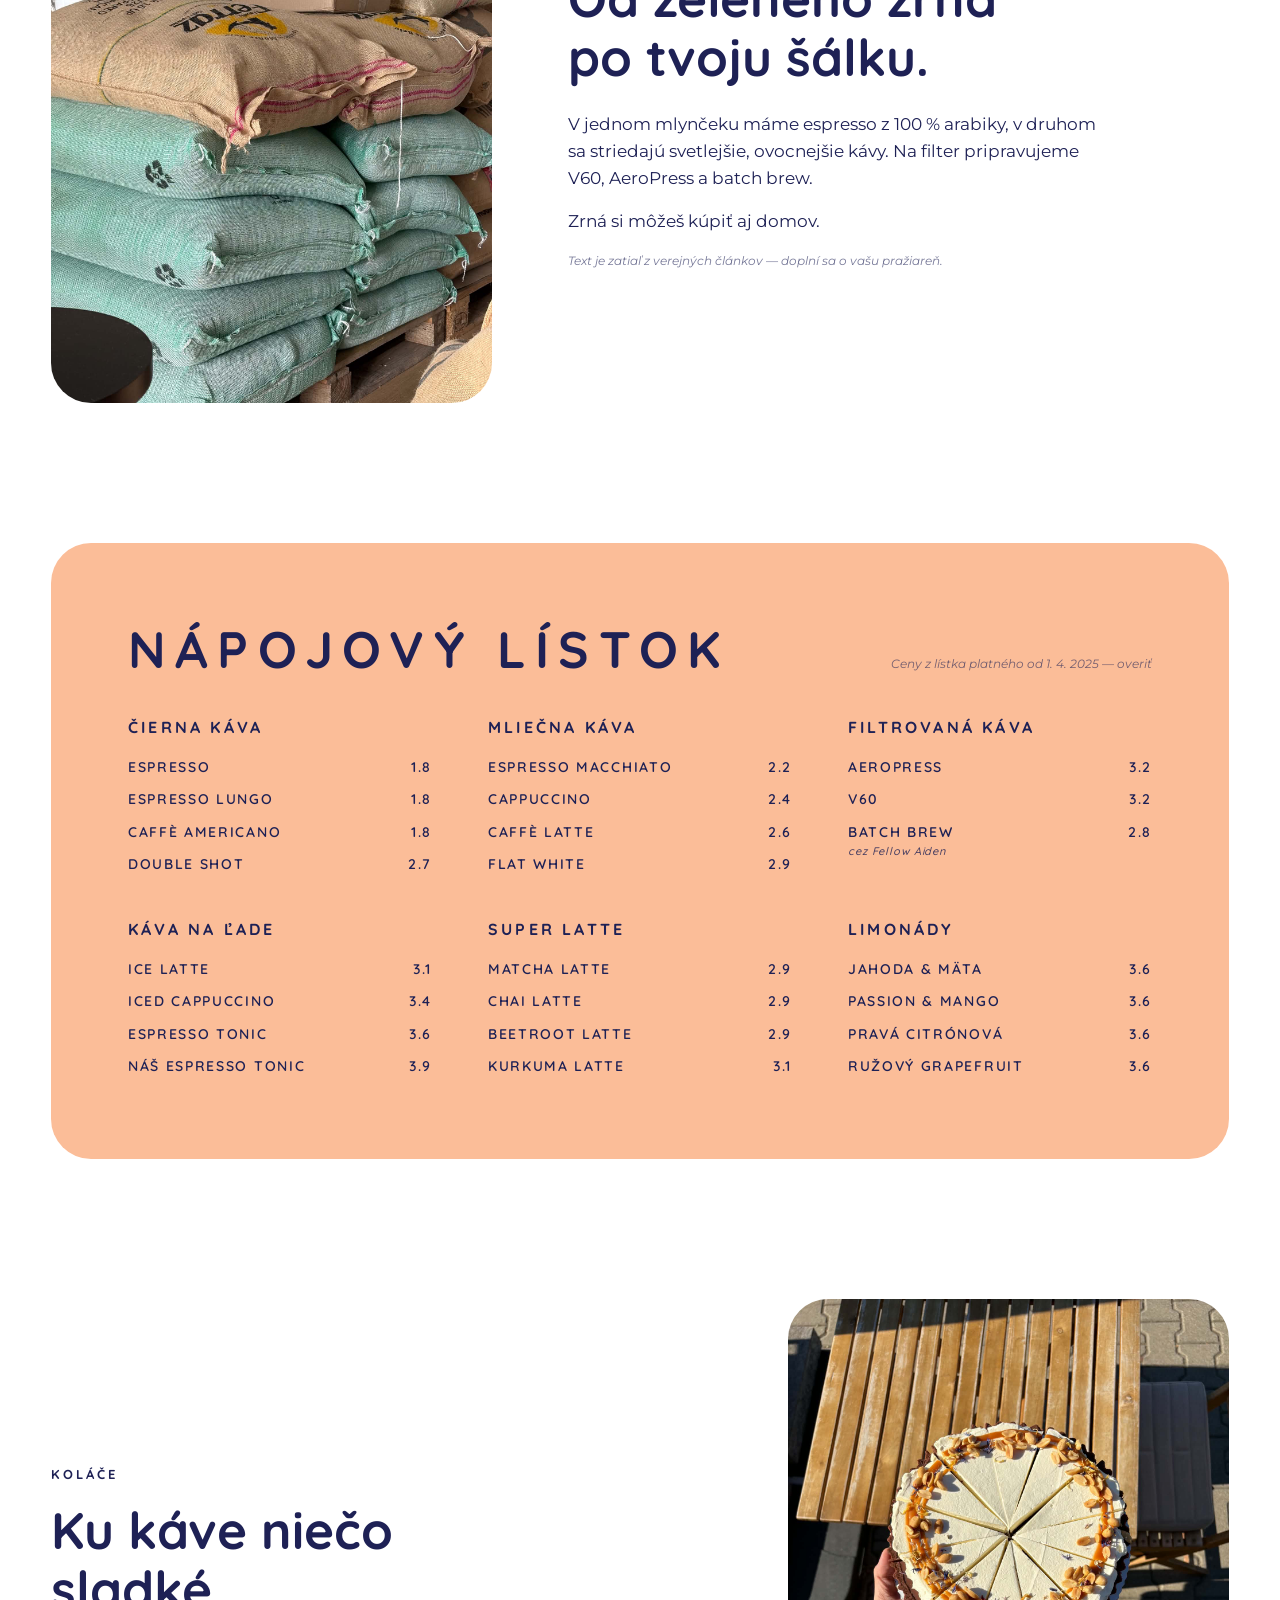
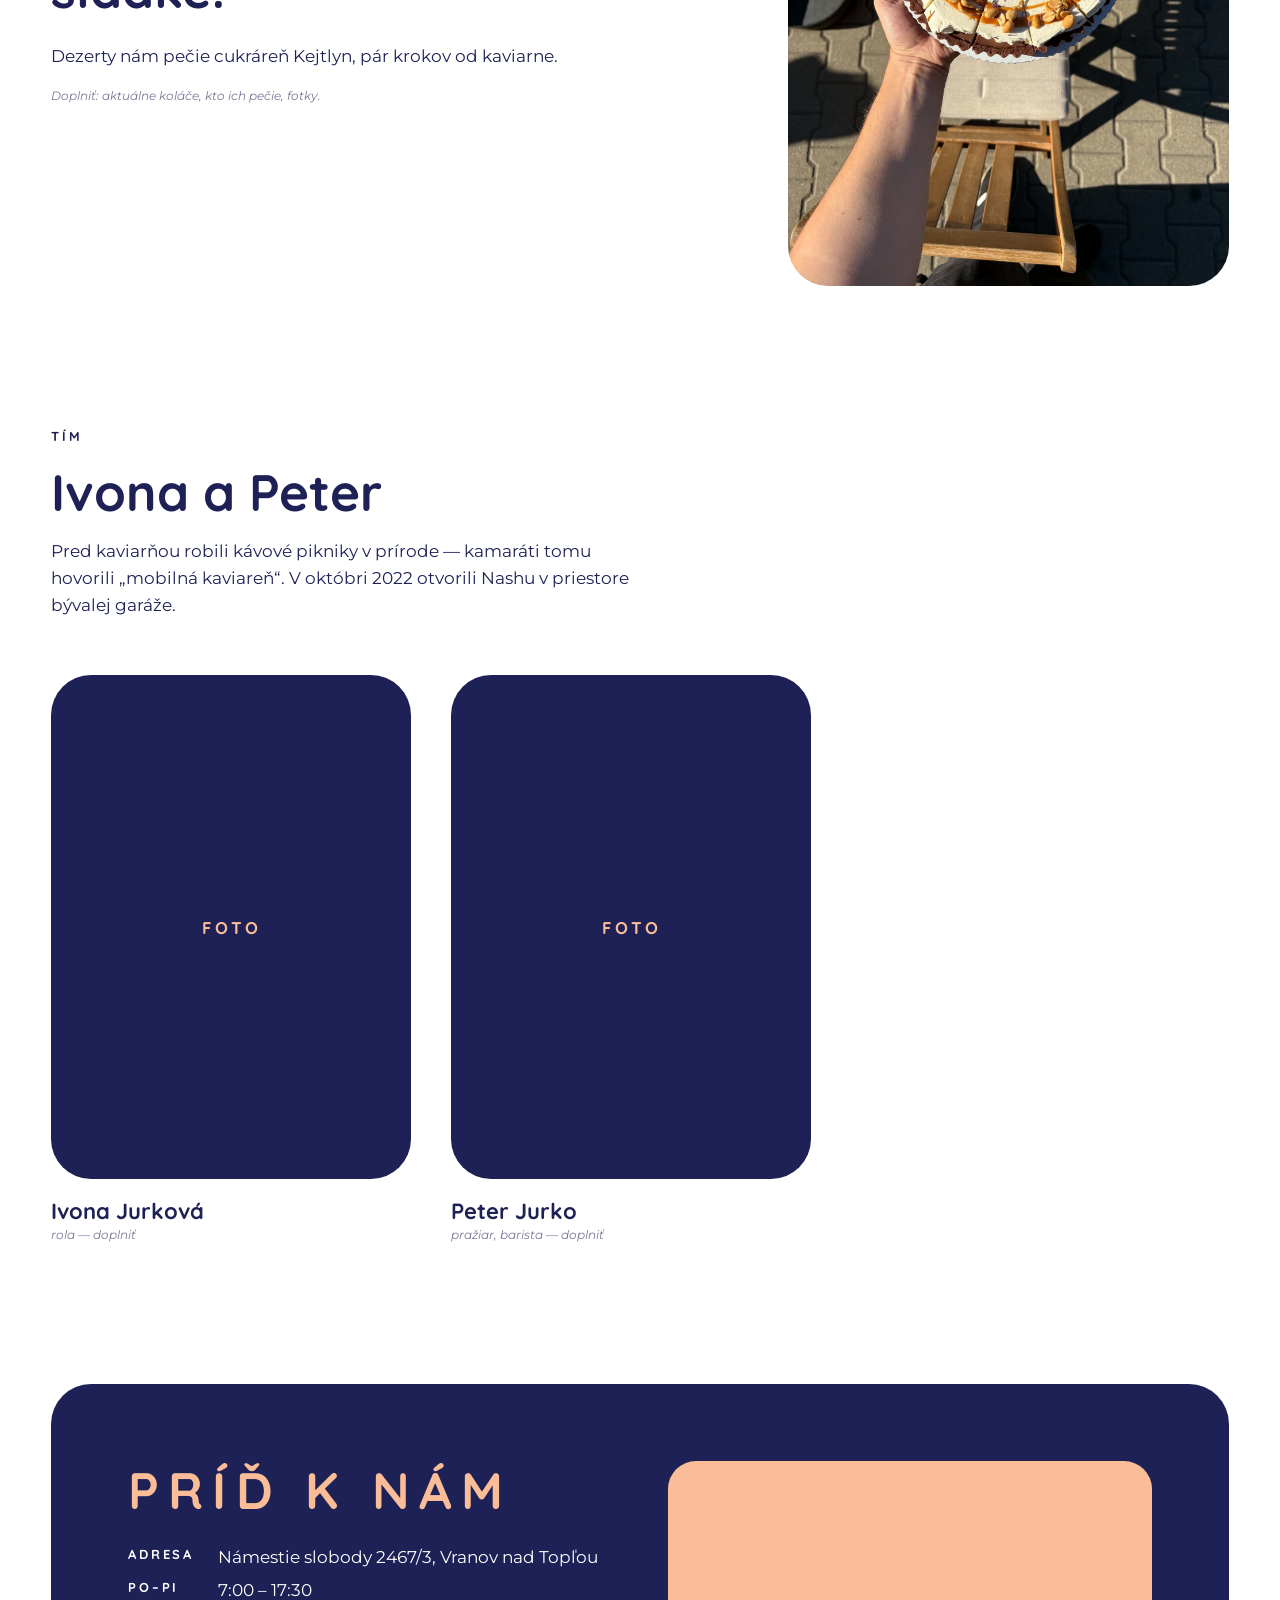
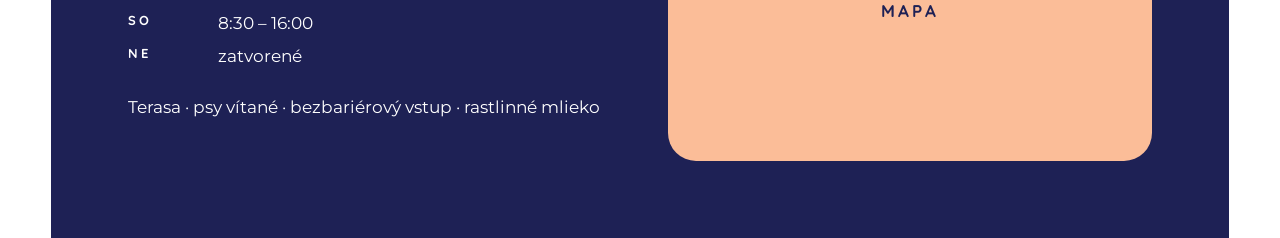
<file: docs/mockups/a-stlpy.html>
<!doctype html>
<html lang="sk">
<head>
<meta charset="utf-8">
<meta name="viewport" content="width=device-width, initial-scale=1">
<title>Nasha — návrh A: Stĺpy</title>
<link rel="stylesheet" href="shared.css">
<style>
  /* Direction A: tall vertical blocks carry the page; text sits in the white
     space next to them. One block per section, never a grid of blocks. */
  .hero {
    display: grid; grid-template-columns: 1.1fr 0.9fr; gap: var(--gutter);
    align-items: end; min-height: min(86vh, 820px); padding-bottom: 64px;
  }
  .hero h1 { font-size: clamp(40px, 6vw, 84px); letter-spacing: -0.01em; max-width: 11ch; }
  .hero p { max-width: 42ch; margin-top: 24px; font-size: 19px; }
  .hero .meta { display: flex; gap: 32px; margin-top: 48px; flex-wrap: wrap; }
  .hero .meta div { font-size: 14px; }
  .hero .decanter { border-radius: var(--r-lg); height: min(78vh, 760px); padding: 32px 24px 0; }

  .why { margin-block: 120px; }
  .why .block {
    background: var(--navy); color: var(--white); border-radius: var(--r-lg);
    padding: clamp(40px, 6vw, 88px); display: grid; grid-template-columns: 1fr 2fr; gap: 48px;
  }
  .why h2 { font-size: clamp(28px, 3.4vw, 44px); color: var(--peach); }
  .why ul { list-style: none; display: grid; grid-template-columns: repeat(3, 1fr); gap: 32px; }
  .why li strong { display: block; margin-bottom: 8px; }

  .split { display: grid; grid-template-columns: 0.8fr 1.2fr; gap: clamp(32px, 6vw, 96px);
    align-items: center; margin-block: 140px; }
  .split.rev { grid-template-columns: 1.2fr 0.8fr; }
  .split.rev .photo { order: 2; }
  .photo { border-radius: var(--r-lg); overflow: hidden; aspect-ratio: 3 / 4; }
  .photo img { width: 100%; height: 100%; object-fit: cover; }
  .split h2 { font-size: clamp(30px, 4vw, 56px); margin: 16px 0 24px; max-width: 14ch; }
  .split p { max-width: 48ch; margin-bottom: 16px; }

  .menu { margin-block: 140px; }
  .menu .band {
    background: var(--peach); border-radius: var(--r-lg);
    padding: clamp(40px, 6vw, 80px);
  }
  .menu .head { display: flex; justify-content: space-between; align-items: baseline;
    gap: 24px; flex-wrap: wrap; margin-bottom: 40px; }
  .menu h2 { font-size: clamp(30px, 4vw, 56px); }
  .menu .cols { display: grid; grid-template-columns: repeat(3, 1fr); gap: 40px 56px; }
  .menu h3 { font-size: 16px; letter-spacing: 0.2em; text-transform: uppercase; margin-bottom: 14px; }

  .team { margin-block: 140px; }
  .team .intro { max-width: 54ch; margin-bottom: 56px; }
  .team h2 { font-size: clamp(30px, 4vw, 56px); margin: 16px 0; }
  .people { display: grid; grid-template-columns: repeat(2, minmax(0, 360px)); gap: 40px; }
  .person .tall { background: var(--navy); border-radius: var(--r-lg); aspect-ratio: 3 / 4.2;
    display: grid; place-items: center; color: var(--peach); }
  .person h3 { margin-top: 20px; font-size: 22px; }

  .visit { margin-block: 140px 0; }
  .visit .block { background: var(--navy); color: var(--white);
    border-radius: var(--r-lg) var(--r-lg) 0 0; padding: clamp(40px, 6vw, 96px);
    display: grid; grid-template-columns: 1fr 1fr; gap: 56px; }
  .visit h2 { font-size: clamp(30px, 4vw, 56px); color: var(--peach); }
  .visit dl { display: grid; grid-template-columns: auto 1fr; gap: 6px 24px; margin-top: 24px; }
  .visit .map { background: var(--peach); border-radius: var(--r-md); min-height: 300px;
    display: grid; place-items: center; color: var(--navy); }

  @media (max-width: 860px) {
    .hero, .split, .split.rev, .why .block, .visit .block { grid-template-columns: 1fr; }
    .split.rev .photo { order: 0; }
    .hero { min-height: 0; padding-top: 24px; }
    .hero .decanter { height: 520px; }
    .why ul, .menu .cols { grid-template-columns: 1fr; }
    .people { grid-template-columns: 1fr 1fr; gap: 16px; }
    .split, .menu, .team, .why { margin-block: 72px; }
  }
</style>
</head>
<body>
<header class="wrap bar">
  <img src="../../assets/brand/nasha-logo-blue.svg" alt="nasha">
  <nav><a href="#kava">Káva</a><a href="#listok">Lístok</a><a href="#tim">Tím</a><a href="#navsteva">Návšteva</a></nav>
</header>

<main>
  <section class="wrap hero">
    <div>
      <p class="eyebrow">Vranov nad Topľou · od 2022</p>
      <h1>Výberová káva v&nbsp;centre Vranova.</h1>
      <p>Kaviareň a pražiareň na Námestí slobody. Espresso, filtrovaná káva, koláče a miesto, kde si môžeš sadnúť.</p>
      <div class="meta">
        <div><span class="eyebrow">Po–Pi</span><br>7:00 – 17:30</div>
        <div><span class="eyebrow">So</span><br>8:30 – 16:00</div>
        <div><span class="eyebrow">Adresa</span><br>Námestie slobody 2467/3</div>
      </div>
    </div>
    <div class="decanter" data-logo="../../assets/brand/nasha-logo.svg"></div>
  </section>

  <section class="wrap why">
    <div class="block">
      <h2 class="caps">Prečo výberová káva?</h2>
      <ul>
        <li><strong class="caps">Lepšia kvalita</strong>Žiadne defektné zrná, čisté chute.</li>
        <li><strong class="caps">Spravodlivé odmeny</strong>Podpora farmárov a pestovateľov.</li>
        <li><strong class="caps">Čerstvosť</strong>Pražené lokálne, u nás vždy čerstvé.</li>
      </ul>
    </div>
  </section>

  <section class="wrap split" id="kava">
    <div class="photo"><img src="../../assets/brand/illustration/c0ce1a3e-902f-414f-8a56-771a142967e6.jfif" alt="Vrecia zelenej kávy v pražiarni"></div>
    <div>
      <p class="eyebrow">Káva, ktorú pražíme</p>
      <h2>Od zeleného zrna po tvoju šálku.</h2>
      <p>V jednom mlynčeku máme espresso z&nbsp;100&nbsp;% arabiky, v druhom sa striedajú svetlejšie, ovocnejšie kávy. Na filter pripravujeme V60, AeroPress a batch brew.</p>
      <p>Zrná si môžeš kúpiť aj domov.</p>
      <p class="note">Text je zatiaľ z verejných článkov — doplní sa o vašu pražiareň.</p>
    </div>
  </section>

  <section class="wrap menu" id="listok">
    <div class="band">
      <div class="head">
        <h2 class="caps">Nápojový lístok</h2>
        <span class="note">Ceny z lístka platného od 1. 4. 2025 — overiť</span>
      </div>
      <div class="cols">
        <div><h3>Čierna káva</h3><ul class="menu-list">
          <li>Espresso<span>1.8</span></li><li>Espresso lungo<span>1.8</span></li>
          <li>Caffè americano<span>1.8</span></li><li>Double shot<span>2.7</span></li></ul></div>
        <div><h3>Mliečna káva</h3><ul class="menu-list">
          <li>Espresso macchiato<span>2.2</span></li><li>Cappuccino<span>2.4</span></li>
          <li>Caffè latte<span>2.6</span></li><li>Flat white<span>2.9</span></li></ul></div>
        <div><h3>Filtrovaná káva</h3><ul class="menu-list">
          <li>AeroPress<span>3.2</span></li><li>V60<span>3.2</span></li>
          <li><div>Batch brew<small>cez Fellow Aiden</small></div><span>2.8</span></li></ul></div>
        <div><h3>Káva na ľade</h3><ul class="menu-list">
          <li>Ice latte<span>3.1</span></li><li>Iced cappuccino<span>3.4</span></li>
          <li>Espresso tonic<span>3.6</span></li><li>Náš espresso tonic<span>3.9</span></li></ul></div>
        <div><h3>Super latte</h3><ul class="menu-list">
          <li>Matcha latte<span>2.9</span></li><li>Chai latte<span>2.9</span></li>
          <li>Beetroot latte<span>2.9</span></li><li>Kurkuma latte<span>3.1</span></li></ul></div>
        <div><h3>Limonády</h3><ul class="menu-list">
          <li>Jahoda &amp; mäta<span>3.6</span></li><li>Passion &amp; mango<span>3.6</span></li>
          <li>Pravá citrónová<span>3.6</span></li><li>Ružový grapefruit<span>3.6</span></li></ul></div>
      </div>
    </div>
  </section>

  <section class="wrap split rev">
    <div class="photo"><img src="../../assets/brand/illustration/6f98a6dd-9f14-457d-aae3-8ce3701df8d5.jfif" alt="Koláč s karamelom a arašidmi"></div>
    <div>
      <p class="eyebrow">Koláče</p>
      <h2>Ku káve niečo sladké.</h2>
      <p>Dezerty nám pečie cukráreň Kejtlyn, pár krokov od kaviarne.</p>
      <p class="note">Doplniť: aktuálne koláče, kto ich pečie, fotky.</p>
    </div>
  </section>

  <section class="wrap team" id="tim">
    <div class="intro">
      <p class="eyebrow">Tím</p>
      <h2>Ivona a Peter</h2>
      <p>Pred kaviarňou robili kávové pikniky v prírode — kamaráti tomu hovorili „mobilná kaviareň“. V októbri 2022 otvorili Nashu v priestore bývalej garáže.</p>
    </div>
    <div class="people">
      <div class="person"><div class="tall caps">foto</div><h3>Ivona Jurková</h3><p class="note">rola — doplniť</p></div>
      <div class="person"><div class="tall caps">foto</div><h3>Peter Jurko</h3><p class="note">pražiar, barista — doplniť</p></div>
    </div>
  </section>

  <section class="visit" id="navsteva">
    <div class="wrap block">
      <div>
        <h2 class="caps">Príď k nám</h2>
        <dl>
          <dt class="eyebrow">Adresa</dt><dd>Námestie slobody 2467/3, Vranov nad Topľou</dd>
          <dt class="eyebrow">Po–Pi</dt><dd>7:00 – 17:30</dd>
          <dt class="eyebrow">So</dt><dd>8:30 – 16:00</dd>
          <dt class="eyebrow">Ne</dt><dd>zatvorené</dd>
        </dl>
        <p style="margin-top:24px">Terasa · psy vítané · bezbariérový vstup · rastlinné mlieko</p>
      </div>
      <div class="map caps">mapa</div>
    </div>
  </section>
</main>
<script src="decanter.js"></script>
</body>
</html>
</file>
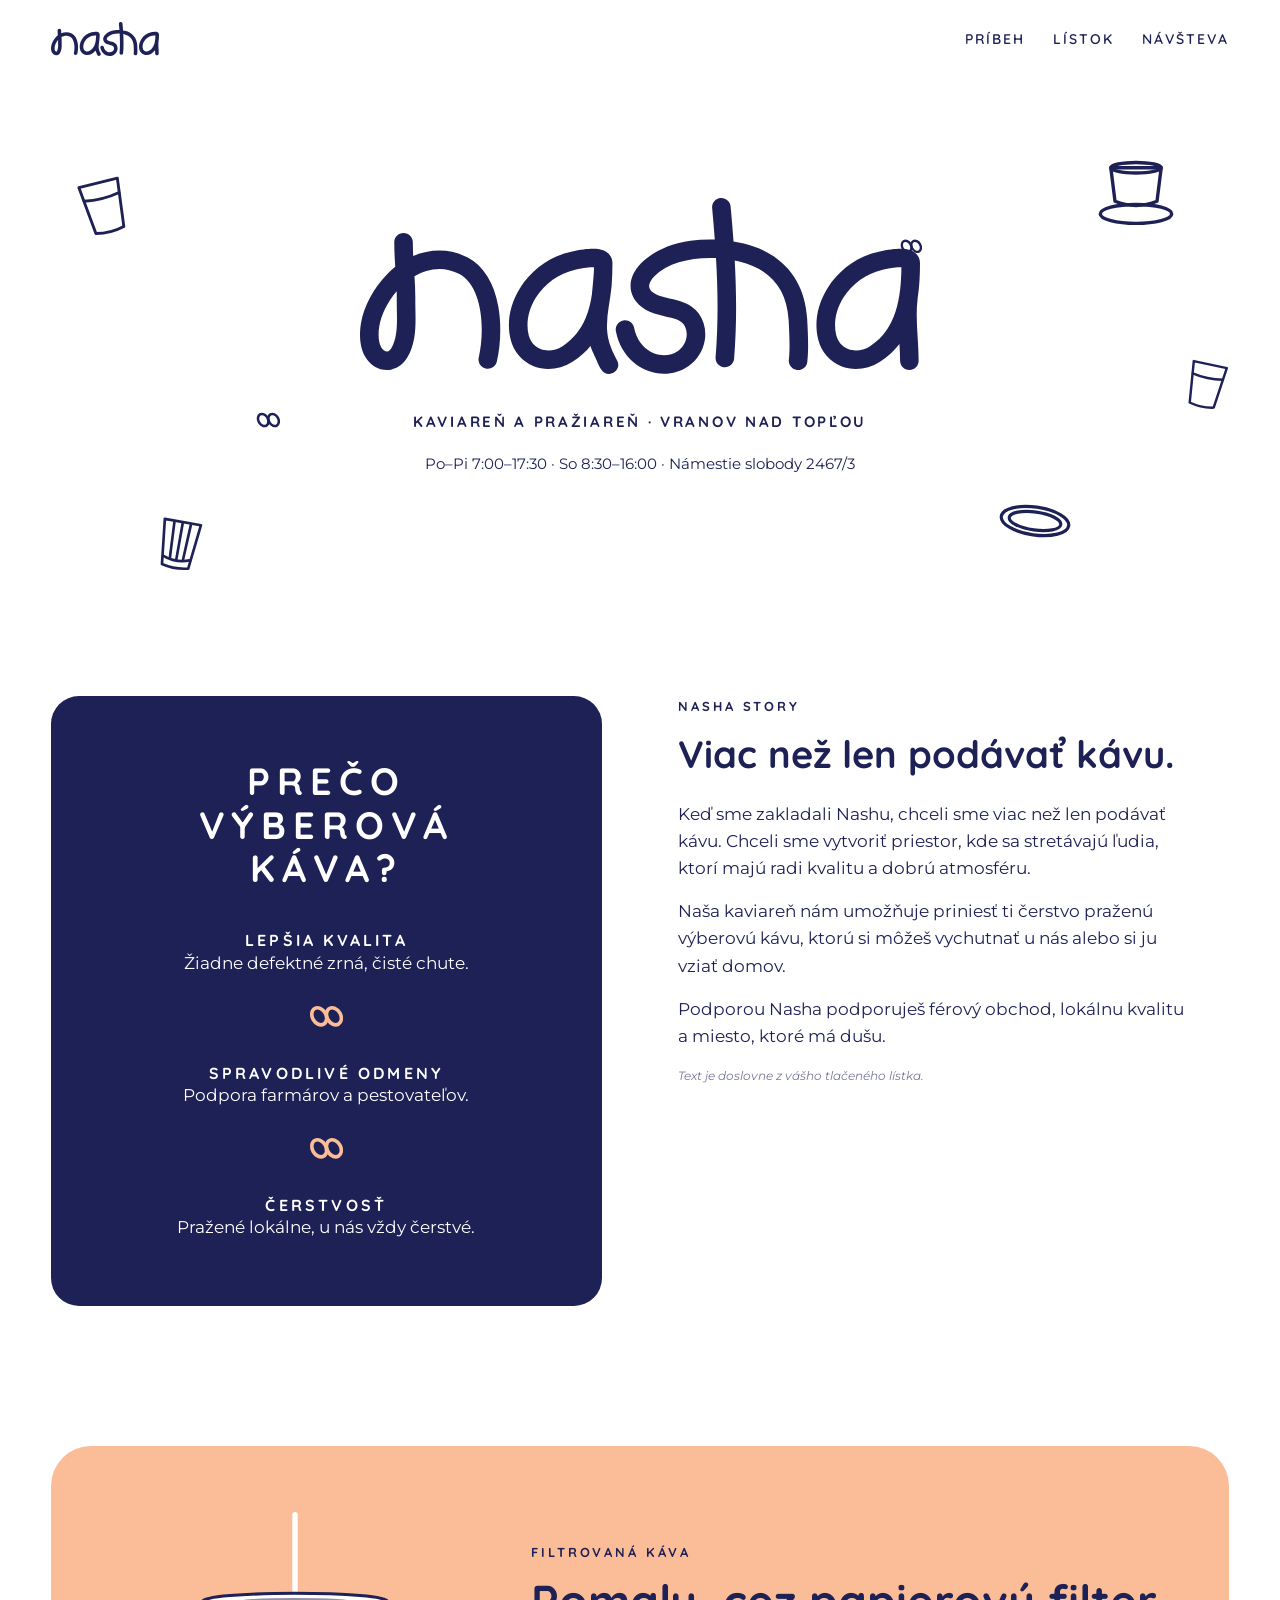
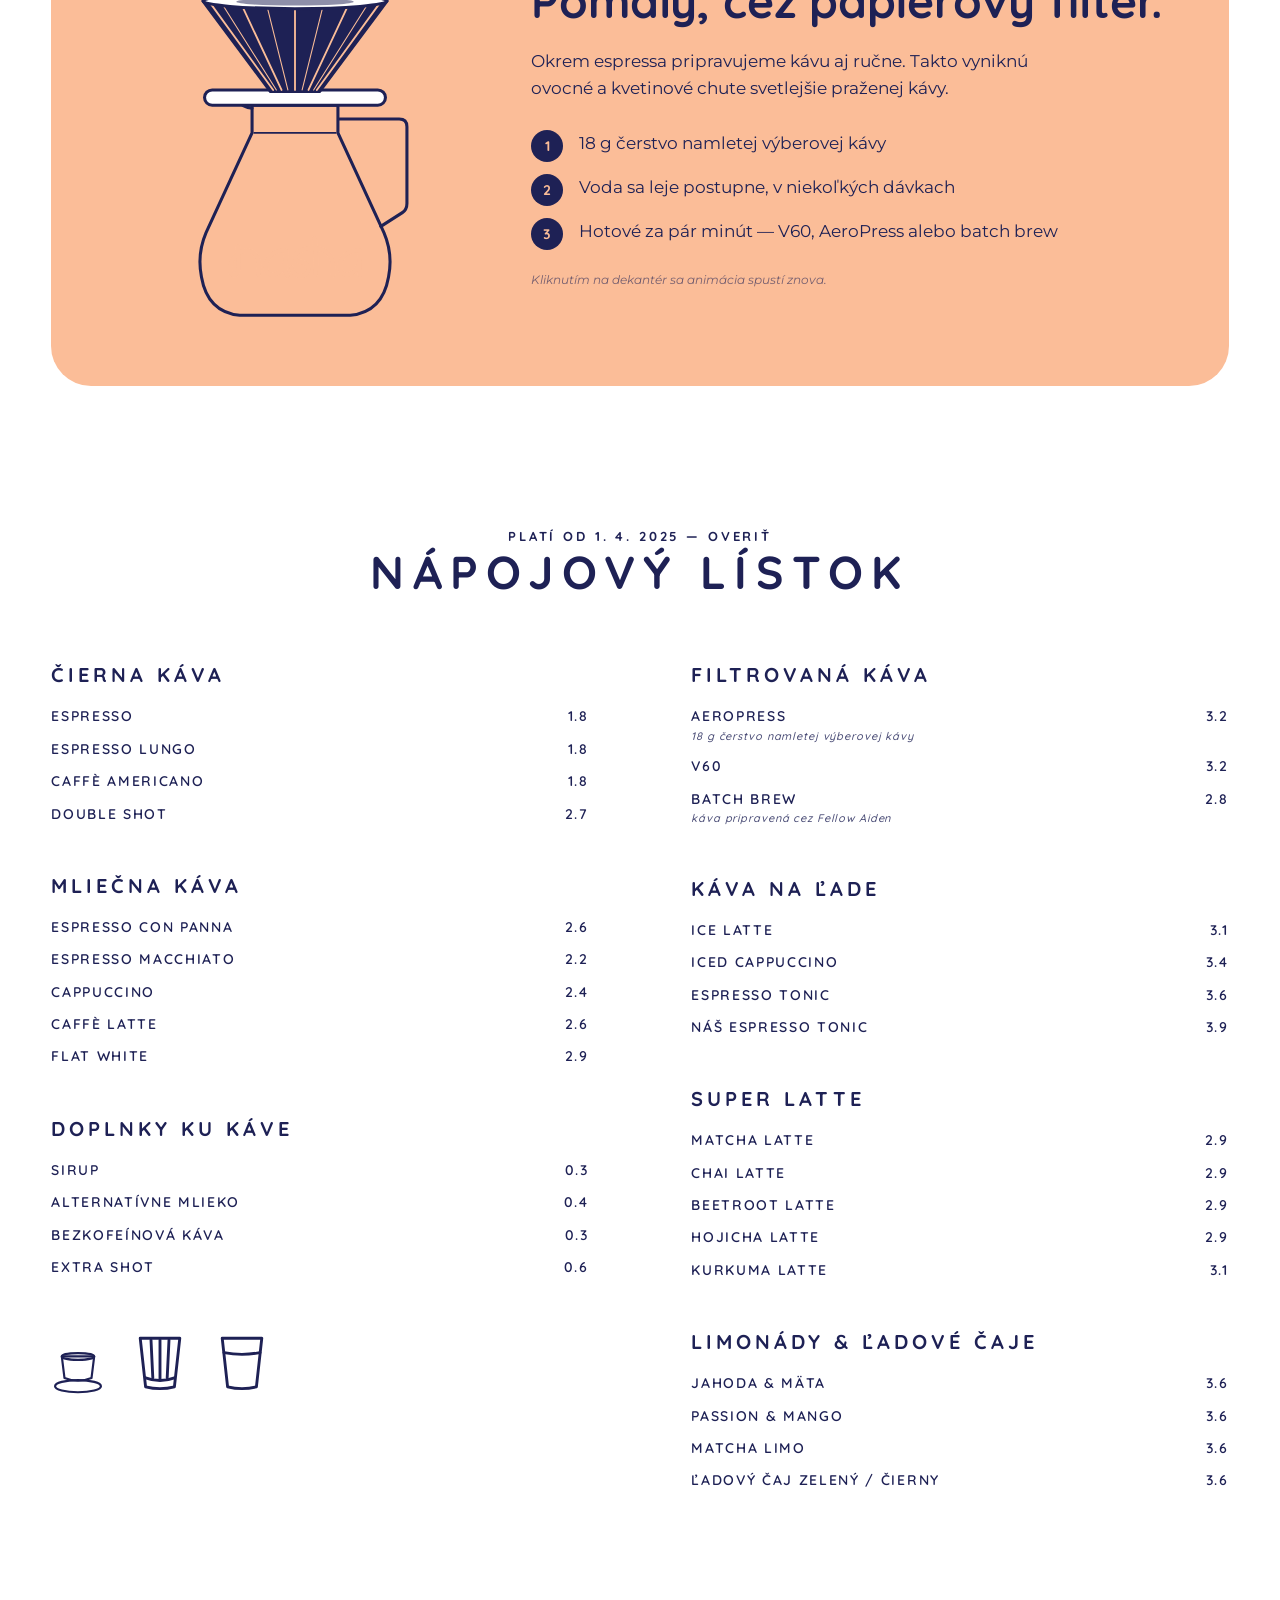
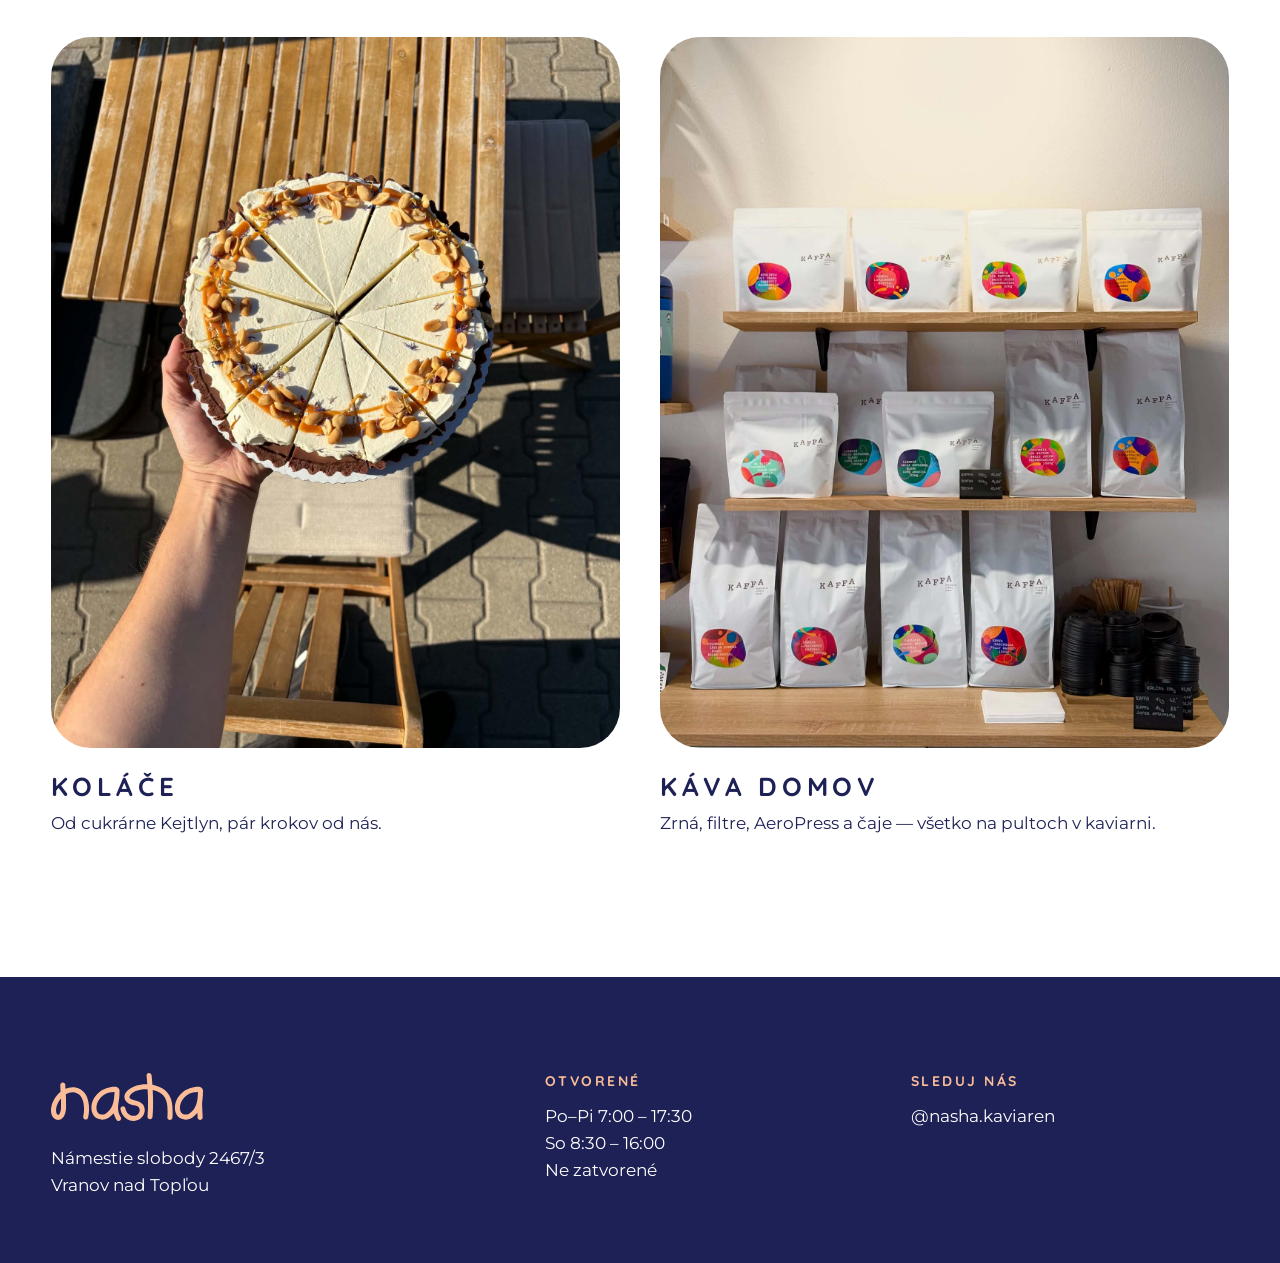
<file: docs/mockups/b-listok.html>
<!doctype html>
<html lang="sk">
<head>
<meta charset="utf-8">
<meta name="viewport" content="width=device-width, initial-scale=1">
<title>Nasha — návrh B: Lístok</title>
<link rel="stylesheet" href="shared.css">
<style>
  /* Direction B: the website reads like the printed menu. White paper,
     wide-tracked caps, navy line-art cups and one navy block per spread. */
  [data-cup] { display: inline-block; color: var(--navy); }
  [data-cup] svg { width: 100%; height: auto; display: block; }

  .hero { position: relative; text-align: center; padding: 120px 0 140px; overflow: hidden; }
  .hero .logo { width: min(560px, 80%); margin: 0 auto; }
  .hero .sub { margin-top: 36px; font-size: 15px; }
  .hero .hours { margin-top: 18px; font-size: 15px; }
  .scatter { position: absolute; inset: 0; pointer-events: none; }
  .scatter span { position: absolute; }

  .spread { display: grid; grid-template-columns: 1fr 1fr; gap: clamp(32px, 6vw, 96px);
    align-items: start; margin-block: 80px 140px; }
  .navy { background: var(--navy); color: var(--white); border-radius: var(--r-md);
    padding: clamp(40px, 5vw, 72px); text-align: center; }
  .navy h2 { font-size: clamp(26px, 3vw, 38px); margin-bottom: 40px; }
  .navy h3 { font-size: 16px; letter-spacing: 0.2em; margin-top: 28px; }
  .navy [data-cup] { color: var(--peach); width: 34px; margin-top: 28px; }
  .story h2 { font-size: clamp(26px, 3vw, 38px); margin: 8px 0 24px; }
  .story p { margin-bottom: 16px; max-width: 46ch; }

  .pour { margin-block: 140px; }
  .pour .band { background: var(--peach); border-radius: var(--r-lg);
    display: grid; grid-template-columns: 360px 1fr; align-items: center; gap: 56px;
    padding: 40px clamp(32px, 5vw, 72px); }
  .pour .decanter { background: transparent; height: 460px; }
  .pour h2 { font-size: clamp(28px, 3.6vw, 48px); margin: 12px 0 20px; }
  .pour p { max-width: 46ch; }
  .pour ol { list-style: none; margin-top: 28px; display: grid; gap: 12px; counter-reset: s; }
  .pour li { counter-increment: s; display: flex; gap: 16px; }
  .pour li::before { content: counter(s); font-family: var(--display); font-weight: 700;
    width: 32px; height: 32px; border-radius: 50%; background: var(--navy); color: var(--peach);
    display: grid; place-items: center; flex: none; font-size: 14px; }

  .menu { margin-block: 140px; }
  .menu .title { text-align: center; margin-bottom: 64px; }
  .menu .title h2 { font-size: clamp(28px, 3.6vw, 48px); }
  .menu .pages { display: grid; grid-template-columns: 1fr 1fr; gap: 0 clamp(40px, 8vw, 120px); }
  .menu h3 { font-size: 20px; letter-spacing: 0.2em; margin: 44px 0 14px; }
  .menu .pages > div > h3:first-child { margin-top: 0; }
  .menu .cups { display: flex; gap: 28px; align-items: end; margin-top: 48px; }
  .menu .cups span { width: 54px; }

  .two { display: grid; grid-template-columns: 1fr 1fr; gap: 40px; margin-block: 140px; }
  .two .card { border-radius: var(--r-lg); overflow: hidden; }
  .two .card img { aspect-ratio: 4 / 5; width: 100%; object-fit: cover; }
  .two h2 { font-size: 26px; margin: 24px 0 8px; }

  footer { background: var(--navy); color: var(--white); padding: 96px 0 64px; margin-top: 140px; }
  footer .cols { display: grid; grid-template-columns: 1.4fr 1fr 1fr; gap: 48px; }
  footer img { height: 48px; margin-bottom: 24px; }
  footer h3 { color: var(--peach); font-size: 14px; letter-spacing: 0.2em; margin-bottom: 14px; }

  @media (max-width: 860px) {
    .spread, .pour .band, .menu .pages, .two, footer .cols { grid-template-columns: 1fr; }
    .pour .decanter { height: 380px; }
    .hero { padding: 72px 0 96px; }
    .scatter { display: none; }
  }
</style>
</head>
<body>
<header class="wrap bar">
  <img src="../../assets/brand/nasha-logo-blue.svg" alt="nasha">
  <nav><a href="#story">Príbeh</a><a href="#listok">Lístok</a><a href="#navsteva">Návšteva</a></nav>
</header>

<main>
  <section class="hero">
    <div class="scatter" aria-hidden="true">
      <span data-cup="tumbler" style="left:6%;top:18%;width:54px;transform:rotate(-14deg)"></span>
      <span data-cup="cup" style="right:8%;top:14%;width:84px"></span>
      <span data-cup="bean" style="left:20%;top:62%;width:24px"></span>
      <span data-cup="plate" style="right:16%;bottom:14%;width:80px;transform:rotate(8deg)"></span>
      <span data-cup="fluted" style="left:12%;bottom:8%;width:50px;transform:rotate(10deg)"></span>
      <span data-cup="bean" style="right:28%;top:30%;width:22px"></span>
      <span data-cup="tumbler" style="right:4%;top:52%;width:46px;transform:rotate(12deg)"></span>
    </div>
    <img class="logo" src="../../assets/brand/nasha-logo-blue.svg" alt="nasha">
    <p class="sub caps">Kaviareň a pražiareň · Vranov nad Topľou</p>
    <p class="hours">Po–Pi 7:00–17:30 · So 8:30–16:00 · Námestie slobody 2467/3</p>
  </section>

  <section class="wrap spread" id="story">
    <div class="navy">
      <h2 class="caps">Prečo výberová káva?</h2>
      <h3 class="caps">Lepšia kvalita</h3><p>Žiadne defektné zrná, čisté chute.</p>
      <span data-cup="bean"></span>
      <h3 class="caps">Spravodlivé odmeny</h3><p>Podpora farmárov a pestovateľov.</p>
      <span data-cup="bean"></span>
      <h3 class="caps">Čerstvosť</h3><p>Pražené lokálne, u nás vždy čerstvé.</p>
    </div>
    <div class="story">
      <p class="eyebrow">Nasha story</p>
      <h2>Viac než len podávať kávu.</h2>
      <p>Keď sme zakladali Nashu, chceli sme viac než len podávať kávu. Chceli sme vytvoriť priestor, kde sa stretávajú ľudia, ktorí majú radi kvalitu a dobrú atmosféru.</p>
      <p>Naša kaviareň nám umožňuje priniesť ti čerstvo praženú výberovú kávu, ktorú si môžeš vychutnať u nás alebo si ju vziať domov.</p>
      <p>Podporou Nasha podporuješ férový obchod, lokálnu kvalitu a miesto, ktoré má dušu.</p>
      <p class="note">Text je doslovne z vášho tlačeného lístka.</p>
    </div>
  </section>

  <section class="wrap pour">
    <div class="band">
      <div class="decanter" data-logo="../../assets/brand/nasha-logo.svg"></div>
      <div>
        <p class="eyebrow">Filtrovaná káva</p>
        <h2>Pomaly, cez papierový filter.</h2>
        <p>Okrem espressa pripravujeme kávu aj ručne. Takto vyniknú ovocné a kvetinové chute svetlejšie praženej kávy.</p>
        <ol>
          <li>18 g čerstvo namletej výberovej kávy</li>
          <li>Voda sa leje postupne, v niekoľkých dávkach</li>
          <li>Hotové za pár minút — V60, AeroPress alebo batch brew</li>
        </ol>
        <p class="note" style="margin-top:20px">Kliknutím na dekantér sa animácia spustí znova.</p>
      </div>
    </div>
  </section>

  <section class="wrap menu" id="listok">
    <div class="title"><p class="eyebrow">Platí od 1. 4. 2025 — overiť</p><h2 class="caps">Nápojový lístok</h2></div>
    <div class="pages">
      <div>
        <h3 class="caps">Čierna káva</h3><ul class="menu-list">
          <li>Espresso<span>1.8</span></li><li>Espresso lungo<span>1.8</span></li>
          <li>Caffè americano<span>1.8</span></li><li>Double shot<span>2.7</span></li></ul>
        <h3 class="caps">Mliečna káva</h3><ul class="menu-list">
          <li>Espresso con panna<span>2.6</span></li><li>Espresso macchiato<span>2.2</span></li>
          <li>Cappuccino<span>2.4</span></li><li>Caffè latte<span>2.6</span></li><li>Flat white<span>2.9</span></li></ul>
        <h3 class="caps">Doplnky ku káve</h3><ul class="menu-list">
          <li>Sirup<span>0.3</span></li><li>Alternatívne mlieko<span>0.4</span></li>
          <li>Bezkofeínová káva<span>0.3</span></li><li>Extra shot<span>0.6</span></li></ul>
        <div class="cups" aria-hidden="true"><span data-cup="cup"></span><span data-cup="fluted"></span><span data-cup="tumbler"></span></div>
      </div>
      <div>
        <h3 class="caps">Filtrovaná káva</h3><ul class="menu-list">
          <li><div>AeroPress<small>18 g čerstvo namletej výberovej kávy</small></div><span>3.2</span></li>
          <li>V60<span>3.2</span></li>
          <li><div>Batch brew<small>káva pripravená cez Fellow Aiden</small></div><span>2.8</span></li></ul>
        <h3 class="caps">Káva na ľade</h3><ul class="menu-list">
          <li>Ice latte<span>3.1</span></li><li>Iced cappuccino<span>3.4</span></li>
          <li>Espresso tonic<span>3.6</span></li><li>Náš espresso tonic<span>3.9</span></li></ul>
        <h3 class="caps">Super latte</h3><ul class="menu-list">
          <li>Matcha latte<span>2.9</span></li><li>Chai latte<span>2.9</span></li>
          <li>Beetroot latte<span>2.9</span></li><li>Hojicha latte<span>2.9</span></li><li>Kurkuma latte<span>3.1</span></li></ul>
        <h3 class="caps">Limonády &amp; ľadové čaje</h3><ul class="menu-list">
          <li>Jahoda &amp; mäta<span>3.6</span></li><li>Passion &amp; mango<span>3.6</span></li>
          <li>Matcha limo<span>3.6</span></li><li>Ľadový čaj zelený / čierny<span>3.6</span></li></ul>
      </div>
    </div>
  </section>

  <section class="wrap two">
    <div>
      <div class="card"><img src="../../assets/brand/illustration/6f98a6dd-9f14-457d-aae3-8ce3701df8d5.jfif" alt="Koláč"></div>
      <h2 class="caps">Koláče</h2><p>Od cukrárne Kejtlyn, pár krokov od nás.</p>
    </div>
    <div>
      <div class="card"><img src="../../assets/brand/illustration/ad9c4c7d-6df8-4285-acfc-68d000f8d489.jfif" alt="Káva na predaj v policiach"></div>
      <h2 class="caps">Káva domov</h2><p>Zrná, filtre, AeroPress a čaje — všetko na pultoch v kaviarni.</p>
    </div>
  </section>
</main>

<footer id="navsteva">
  <div class="wrap cols">
    <div><img src="../../assets/brand/nasha-logo.svg" alt="nasha"><p>Námestie slobody 2467/3<br>Vranov nad Topľou</p></div>
    <div><h3 class="caps">Otvorené</h3><p>Po–Pi 7:00 – 17:30<br>So 8:30 – 16:00<br>Ne zatvorené</p></div>
    <div><h3 class="caps">Sleduj nás</h3><p>@nasha.kaviaren</p></div>
  </div>
</footer>
<script src="cups.js"></script>
<script src="decanter.js"></script>
</body>
</html>
</file>
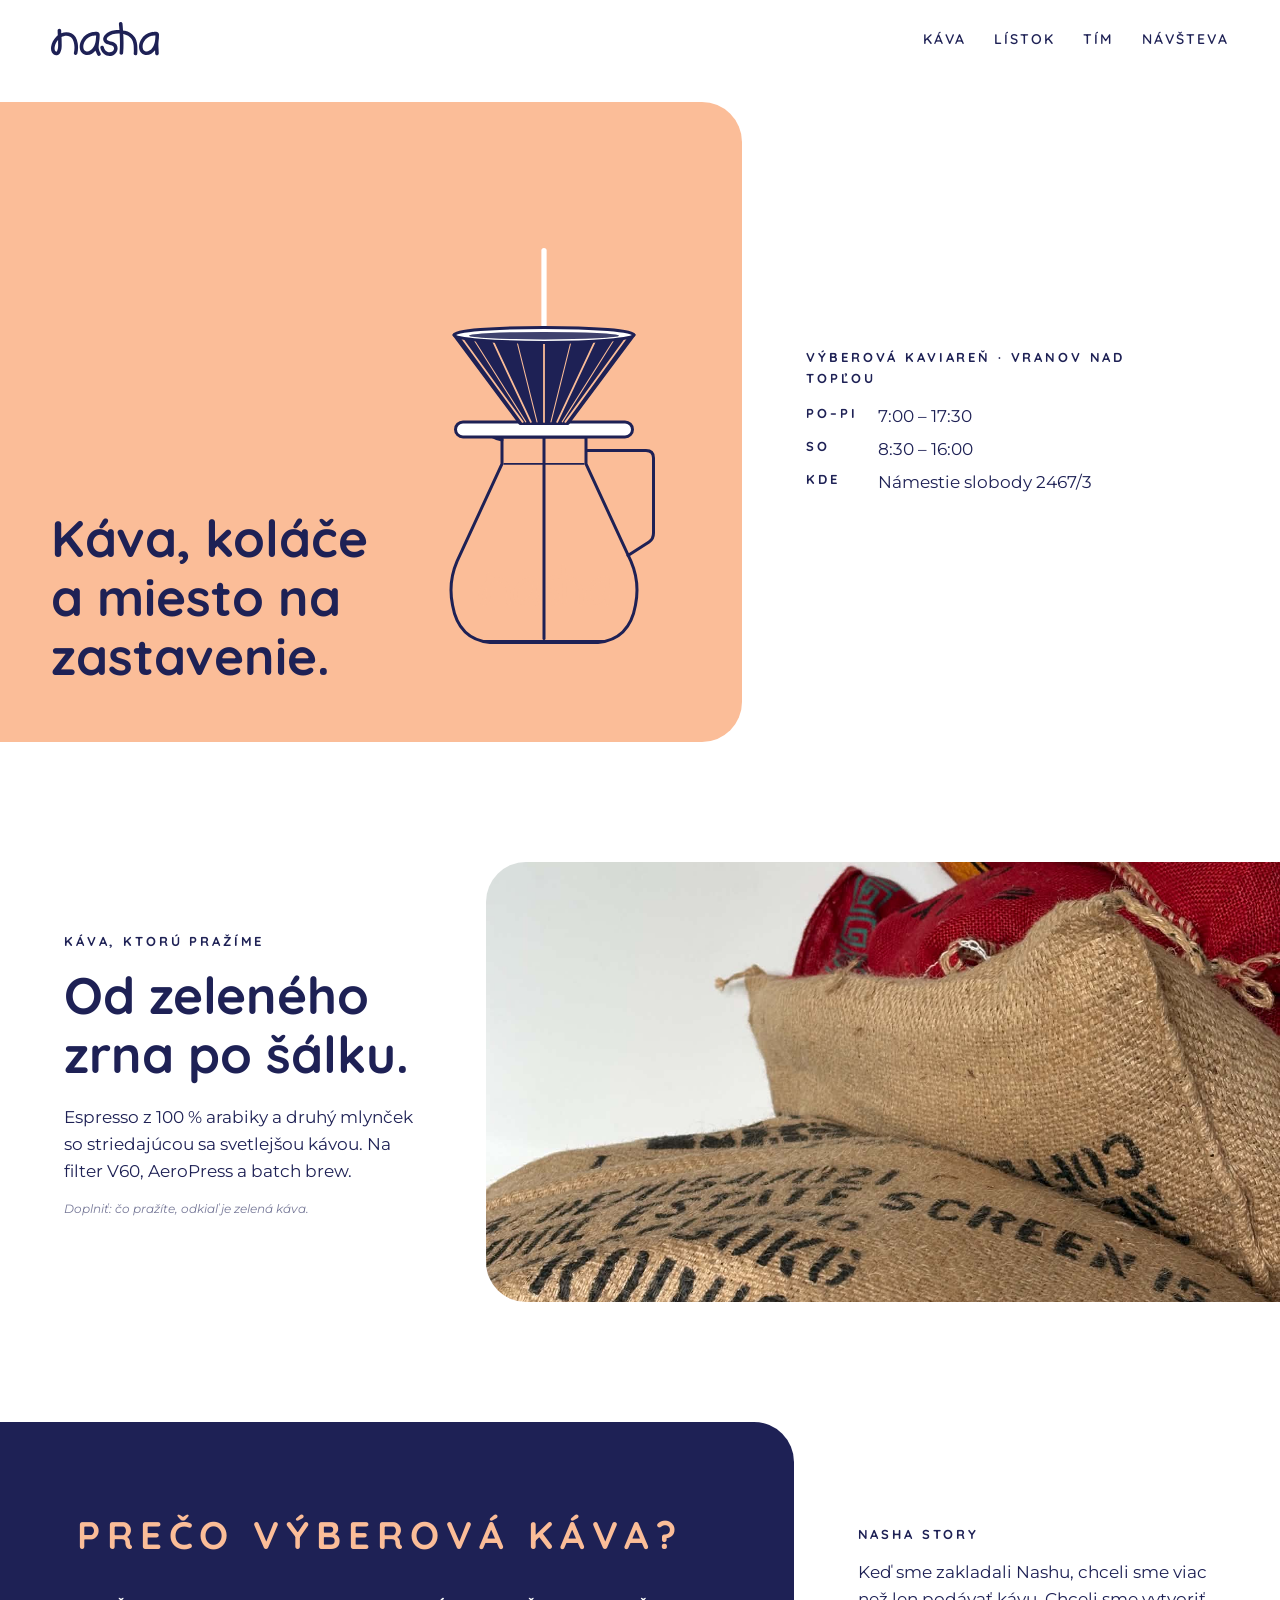
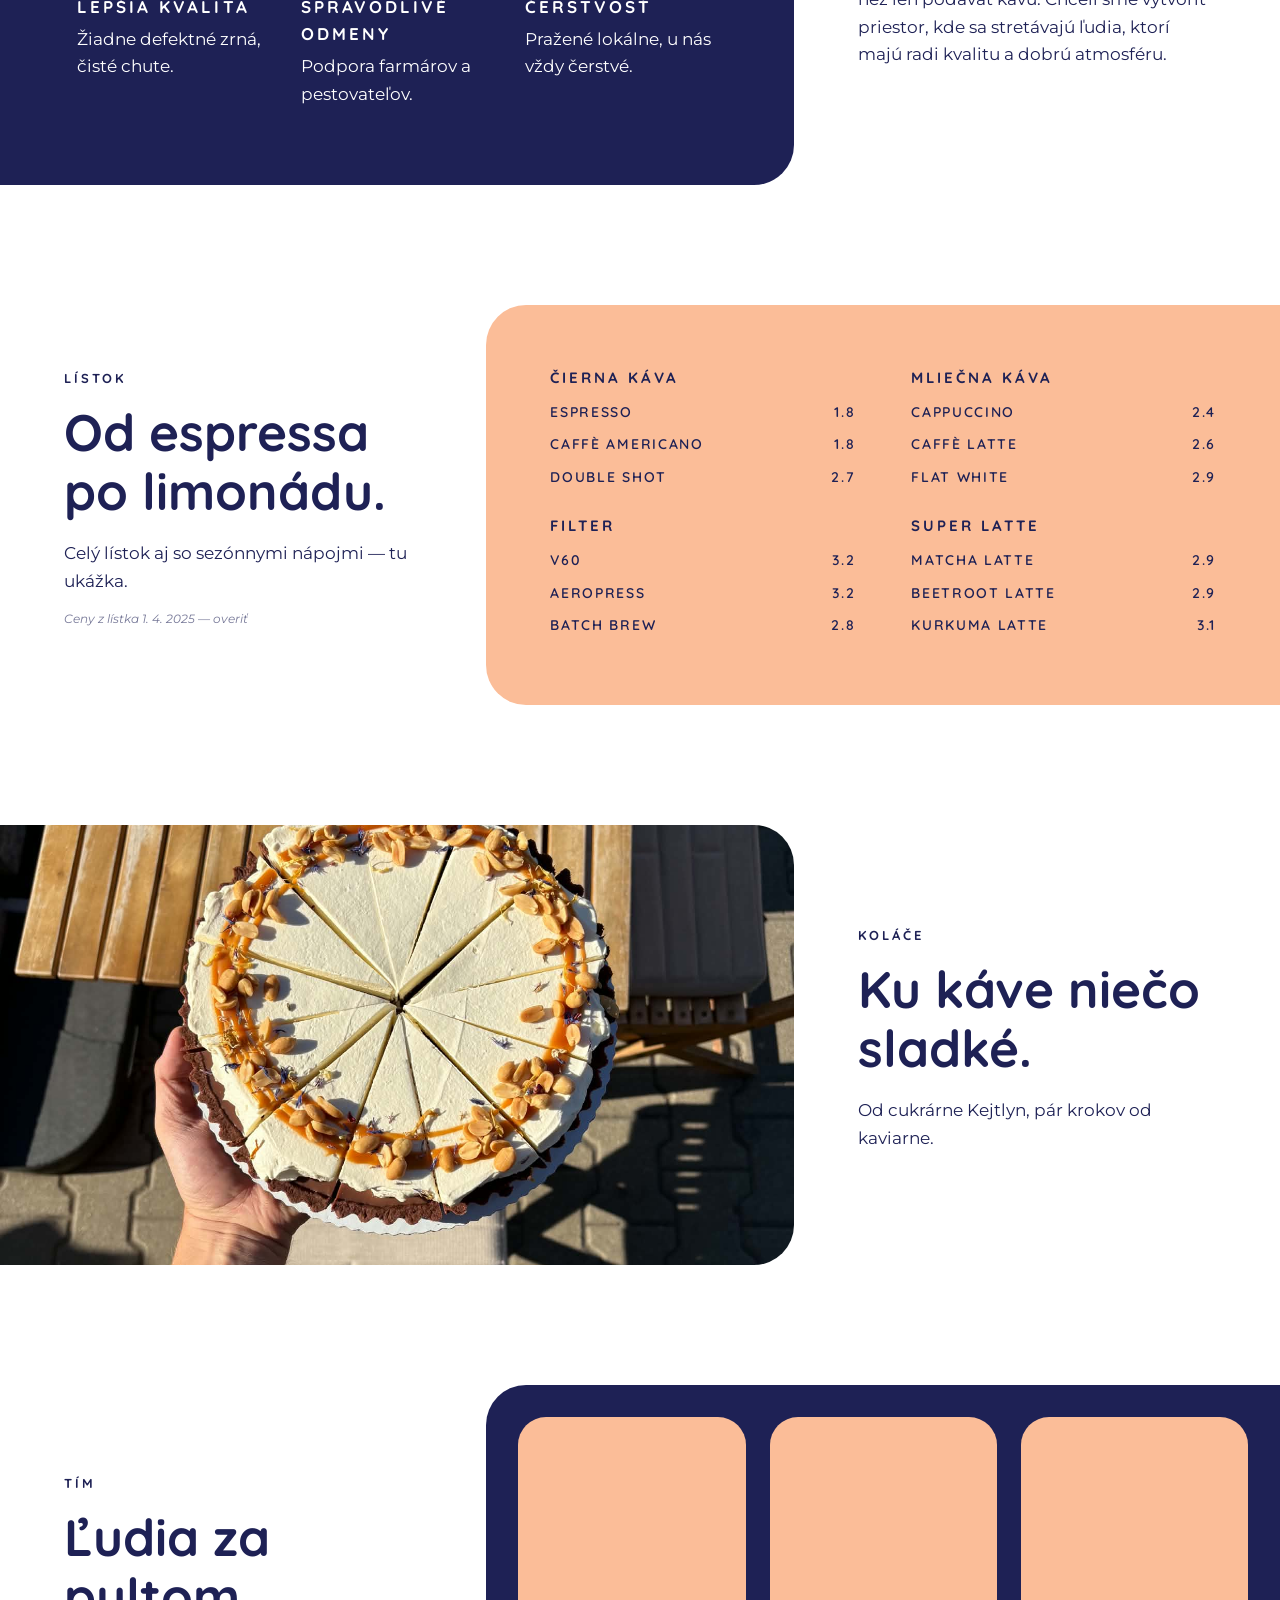
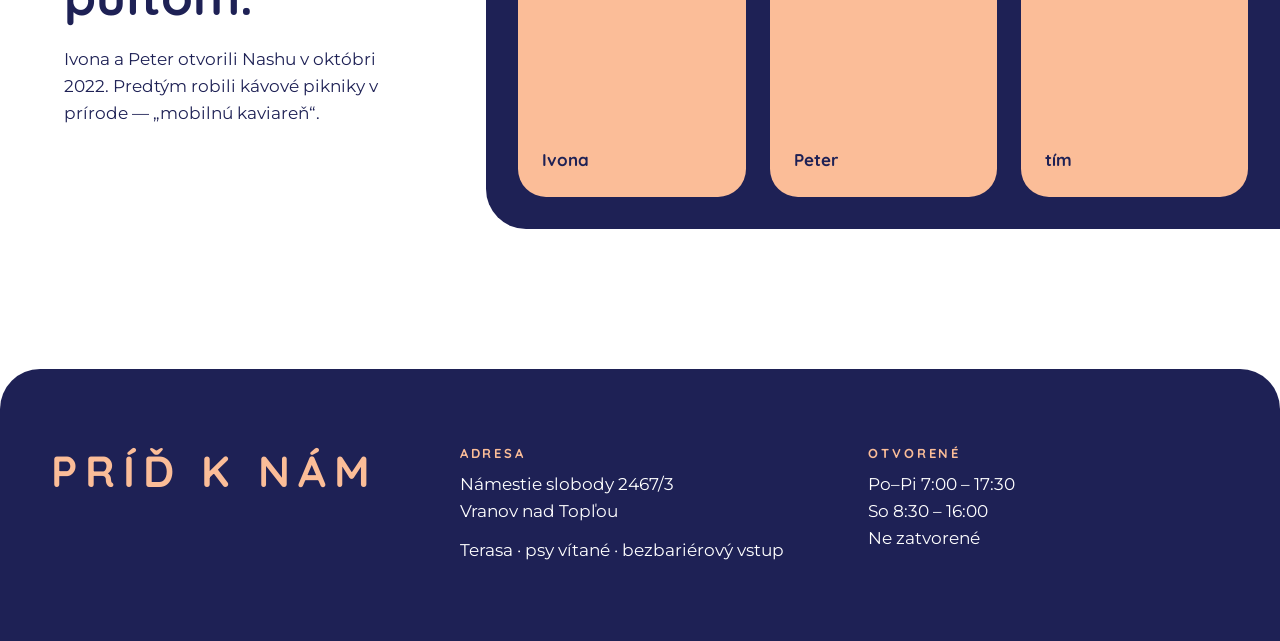
<file: docs/mockups/c-pasy.html>
<!doctype html>
<html lang="sk">
<head>
<meta charset="utf-8">
<meta name="viewport" content="width=device-width, initial-scale=1">
<title>Nasha — návrh C: Pásy</title>
<link rel="stylesheet" href="shared.css">
<style>
  /* Direction C: long horizontal bands that run in from one edge of the
     screen and stop short of the other. The gap they leave is where the
     text lives. Bands alternate sides down the page. */
  .band { border-radius: 0 var(--r-lg) var(--r-lg) 0; }
  .band.right { border-radius: var(--r-lg) 0 0 var(--r-lg); }
  .peach { background: var(--peach); }
  .navyb { background: var(--navy); color: var(--white); }

  .row { display: grid; align-items: center; margin-block: 120px; }
  .row.l { grid-template-columns: 62% 1fr; }
  .row.r { grid-template-columns: 1fr 62%; }
  .row .text { padding-inline: clamp(24px, 5vw, 80px); }
  .row h2 { font-size: clamp(30px, 4vw, 54px); margin: 14px 0 20px; }
  .row p { max-width: 44ch; margin-bottom: 14px; }

  .hero { margin-top: 24px; grid-template-columns: 58% 1fr; }
  .hero .band { height: min(640px, 72vh); display: grid; grid-template-columns: 1fr 300px;
    align-items: end; padding: 0 48px 0 max(var(--gutter), (100vw - var(--max)) / 2); }
  .hero .band .decanter { background: transparent; height: 92%; }
  .hero .band h1 { font-size: clamp(34px, 4vw, 60px); padding-bottom: 56px; }
  .hero .text dl { display: grid; grid-template-columns: auto 1fr; gap: 6px 20px; margin-top: 8px; }

  .photo-band { height: 440px; overflow: hidden; }
  .photo-band img { width: 100%; height: 100%; object-fit: cover; }

  .why { padding: clamp(40px, 6vw, 80px) clamp(32px, 6vw, 96px); }
  .why h2 { color: var(--peach); font-size: clamp(26px, 3vw, 40px); margin-bottom: 36px; }
  .why ul { list-style: none; display: grid; grid-template-columns: repeat(3, 1fr); gap: 32px; }
  .why strong { display: block; margin-bottom: 6px; }

  .menu-band { padding: clamp(40px, 5vw, 72px); }
  .menu-band .cols { display: grid; grid-template-columns: 1fr 1fr; gap: 24px 56px; }
  .menu-band h3 { font-size: 15px; letter-spacing: 0.2em; text-transform: uppercase; margin-bottom: 10px; }

  .team-band { display: flex; gap: 24px; padding: 32px; }
  .team-band .p { flex: 1; background: var(--peach); color: var(--navy); border-radius: var(--r-md);
    height: 380px; display: flex; align-items: end; padding: 24px; font-family: var(--display); font-weight: 700; }

  .visit { margin-top: 140px; padding: clamp(48px, 6vw, 96px) 0; border-radius: var(--r-lg) var(--r-lg) 0 0; }
  .visit .wrap { display: grid; grid-template-columns: 1fr 1fr 1fr; gap: 48px; }
  .visit h2 { color: var(--peach); font-size: clamp(28px, 3.4vw, 44px); }
  .visit h3 { color: var(--peach); font-size: 13px; letter-spacing: 0.22em; text-transform: uppercase; margin-bottom: 10px; }

  @media (max-width: 860px) {
    .row.l, .row.r, .hero { grid-template-columns: 1fr; gap: 32px; margin-block: 64px; }
    .row.r .band { order: -1; }
    .band, .band.right { width: calc(100% - var(--gutter)); }
    .band.right { margin-left: auto; }
    .hero .band { grid-template-columns: 1fr; height: auto; padding: 32px var(--gutter) 0; }
    .hero .band .decanter { height: 360px; }
    .hero .band h1 { padding-bottom: 0; }
    .why ul, .menu-band .cols, .visit .wrap { grid-template-columns: 1fr; }
    .team-band .p { height: 240px; }
  }
</style>
</head>
<body>
<header class="wrap bar">
  <img src="../../assets/brand/nasha-logo-blue.svg" alt="nasha">
  <nav><a href="#kava">Káva</a><a href="#listok">Lístok</a><a href="#tim">Tím</a><a href="#navsteva">Návšteva</a></nav>
</header>

<main>
  <section class="row hero">
    <div class="band peach">
      <h1>Káva, koláče a&nbsp;miesto na zastavenie.</h1>
      <div class="decanter" data-logo="../../assets/brand/nasha-logo.svg"></div>
    </div>
    <div class="text">
      <p class="eyebrow">Výberová kaviareň · Vranov nad Topľou</p>
      <dl>
        <dt class="eyebrow">Po–Pi</dt><dd>7:00 – 17:30</dd>
        <dt class="eyebrow">So</dt><dd>8:30 – 16:00</dd>
        <dt class="eyebrow">Kde</dt><dd>Námestie slobody 2467/3</dd>
      </dl>
    </div>
  </section>

  <section class="row r" id="kava">
    <div class="text">
      <p class="eyebrow">Káva, ktorú pražíme</p>
      <h2>Od zeleného zrna po šálku.</h2>
      <p>Espresso z&nbsp;100&nbsp;% arabiky a druhý mlynček so striedajúcou sa svetlejšou kávou. Na filter V60, AeroPress a batch brew.</p>
      <p class="note">Doplniť: čo pražíte, odkiaľ je zelená káva.</p>
    </div>
    <div class="band right photo-band"><img src="../../assets/brand/illustration/a0f255cd-31da-4fa8-940f-337cfe125e1c.jfif" alt="Vrecia zelenej kávy z Tanzánie"></div>
  </section>

  <section class="row l">
    <div class="band navyb why">
      <h2 class="caps">Prečo výberová káva?</h2>
      <ul>
        <li><strong class="caps">Lepšia kvalita</strong>Žiadne defektné zrná, čisté chute.</li>
        <li><strong class="caps">Spravodlivé odmeny</strong>Podpora farmárov a pestovateľov.</li>
        <li><strong class="caps">Čerstvosť</strong>Pražené lokálne, u nás vždy čerstvé.</li>
      </ul>
    </div>
    <div class="text">
      <p class="eyebrow">Nasha story</p>
      <p>Keď sme zakladali Nashu, chceli sme viac než len podávať kávu. Chceli sme vytvoriť priestor, kde sa stretávajú ľudia, ktorí majú radi kvalitu a dobrú atmosféru.</p>
    </div>
  </section>

  <section class="row r" id="listok">
    <div class="text">
      <p class="eyebrow">Lístok</p>
      <h2>Od espressa po limonádu.</h2>
      <p>Celý lístok aj so sezónnymi nápojmi — tu ukážka.</p>
      <p class="note">Ceny z lístka 1. 4. 2025 — overiť</p>
    </div>
    <div class="band right peach menu-band">
      <div class="cols">
        <div><h3>Čierna káva</h3><ul class="menu-list"><li>Espresso<span>1.8</span></li><li>Caffè americano<span>1.8</span></li><li>Double shot<span>2.7</span></li></ul></div>
        <div><h3>Mliečna káva</h3><ul class="menu-list"><li>Cappuccino<span>2.4</span></li><li>Caffè latte<span>2.6</span></li><li>Flat white<span>2.9</span></li></ul></div>
        <div><h3>Filter</h3><ul class="menu-list"><li>V60<span>3.2</span></li><li>AeroPress<span>3.2</span></li><li>Batch brew<span>2.8</span></li></ul></div>
        <div><h3>Super latte</h3><ul class="menu-list"><li>Matcha latte<span>2.9</span></li><li>Beetroot latte<span>2.9</span></li><li>Kurkuma latte<span>3.1</span></li></ul></div>
      </div>
    </div>
  </section>

  <section class="row l">
    <div class="band photo-band"><img src="../../assets/brand/illustration/6f98a6dd-9f14-457d-aae3-8ce3701df8d5.jfif" alt="Koláč" style="object-position:50% 40%"></div>
    <div class="text">
      <p class="eyebrow">Koláče</p>
      <h2>Ku káve niečo sladké.</h2>
      <p>Od cukrárne Kejtlyn, pár krokov od kaviarne.</p>
    </div>
  </section>

  <section class="row r" id="tim">
    <div class="text">
      <p class="eyebrow">Tím</p>
      <h2>Ľudia za pultom.</h2>
      <p>Ivona a Peter otvorili Nashu v októbri 2022. Predtým robili kávové pikniky v prírode — „mobilnú kaviareň“.</p>
    </div>
    <div class="band right navyb team-band">
      <div class="p">Ivona</div><div class="p">Peter</div><div class="p">tím</div>
    </div>
  </section>
</main>

<footer class="visit navyb" id="navsteva">
  <div class="wrap">
    <h2 class="caps">Príď k nám</h2>
    <div><h3>Adresa</h3><p>Námestie slobody 2467/3<br>Vranov nad Topľou</p><p style="margin-top:12px">Terasa · psy vítané · bezbariérový vstup</p></div>
    <div><h3>Otvorené</h3><p>Po–Pi 7:00 – 17:30<br>So 8:30 – 16:00<br>Ne zatvorené</p></div>
  </div>
</footer>
<script src="decanter.js"></script>
</body>
</html>
</file>
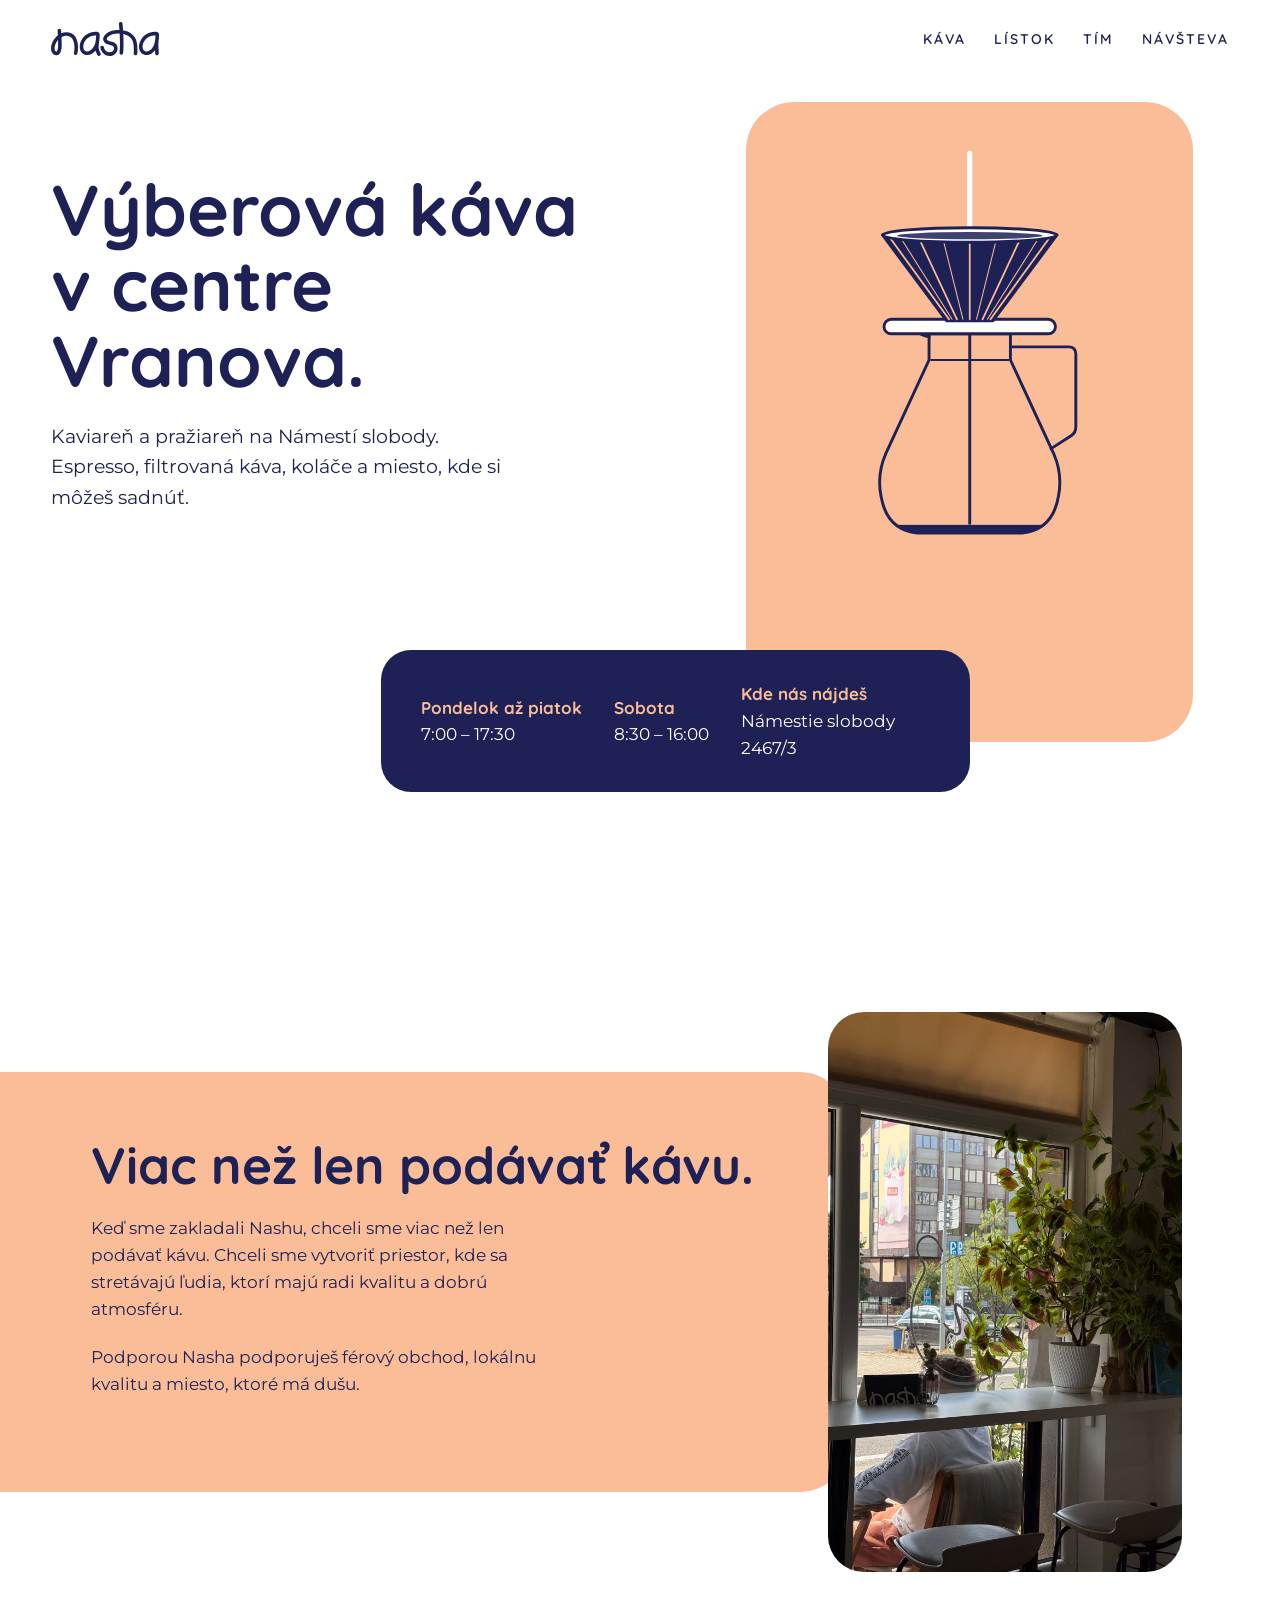
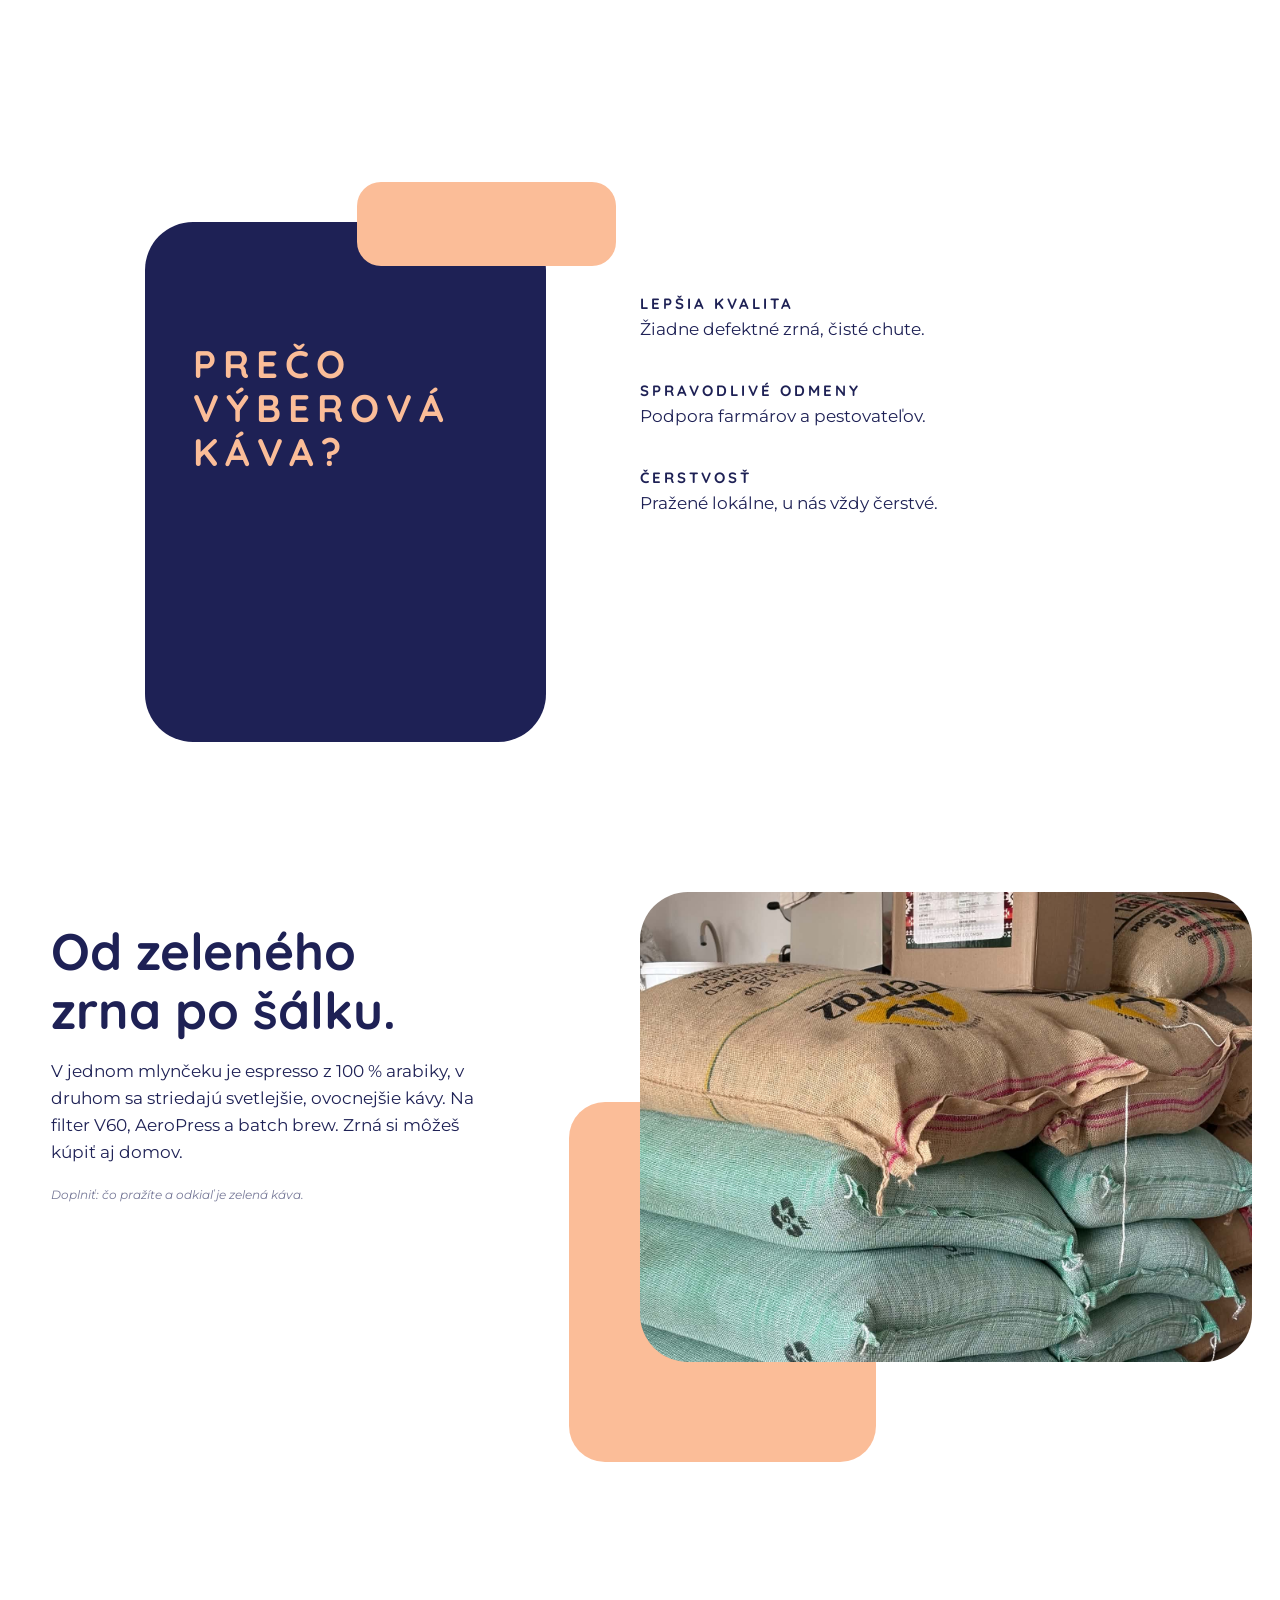
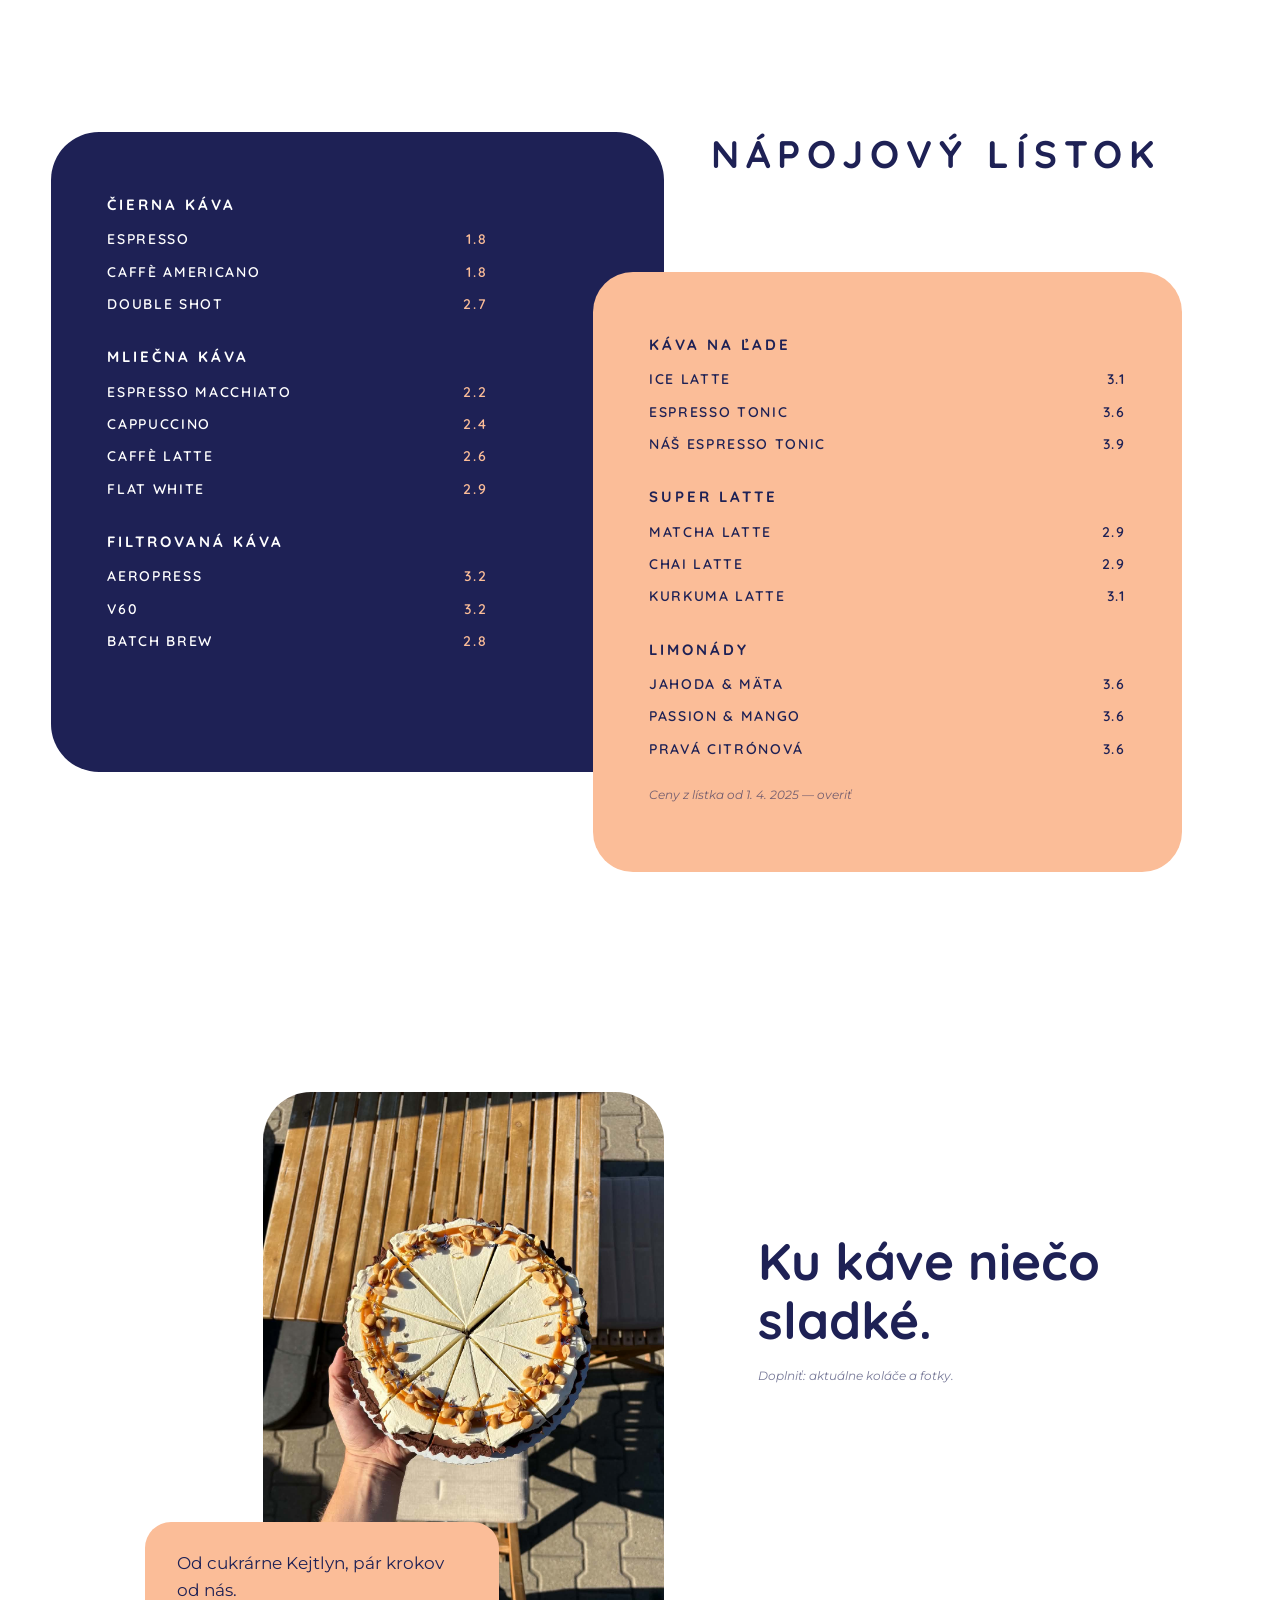
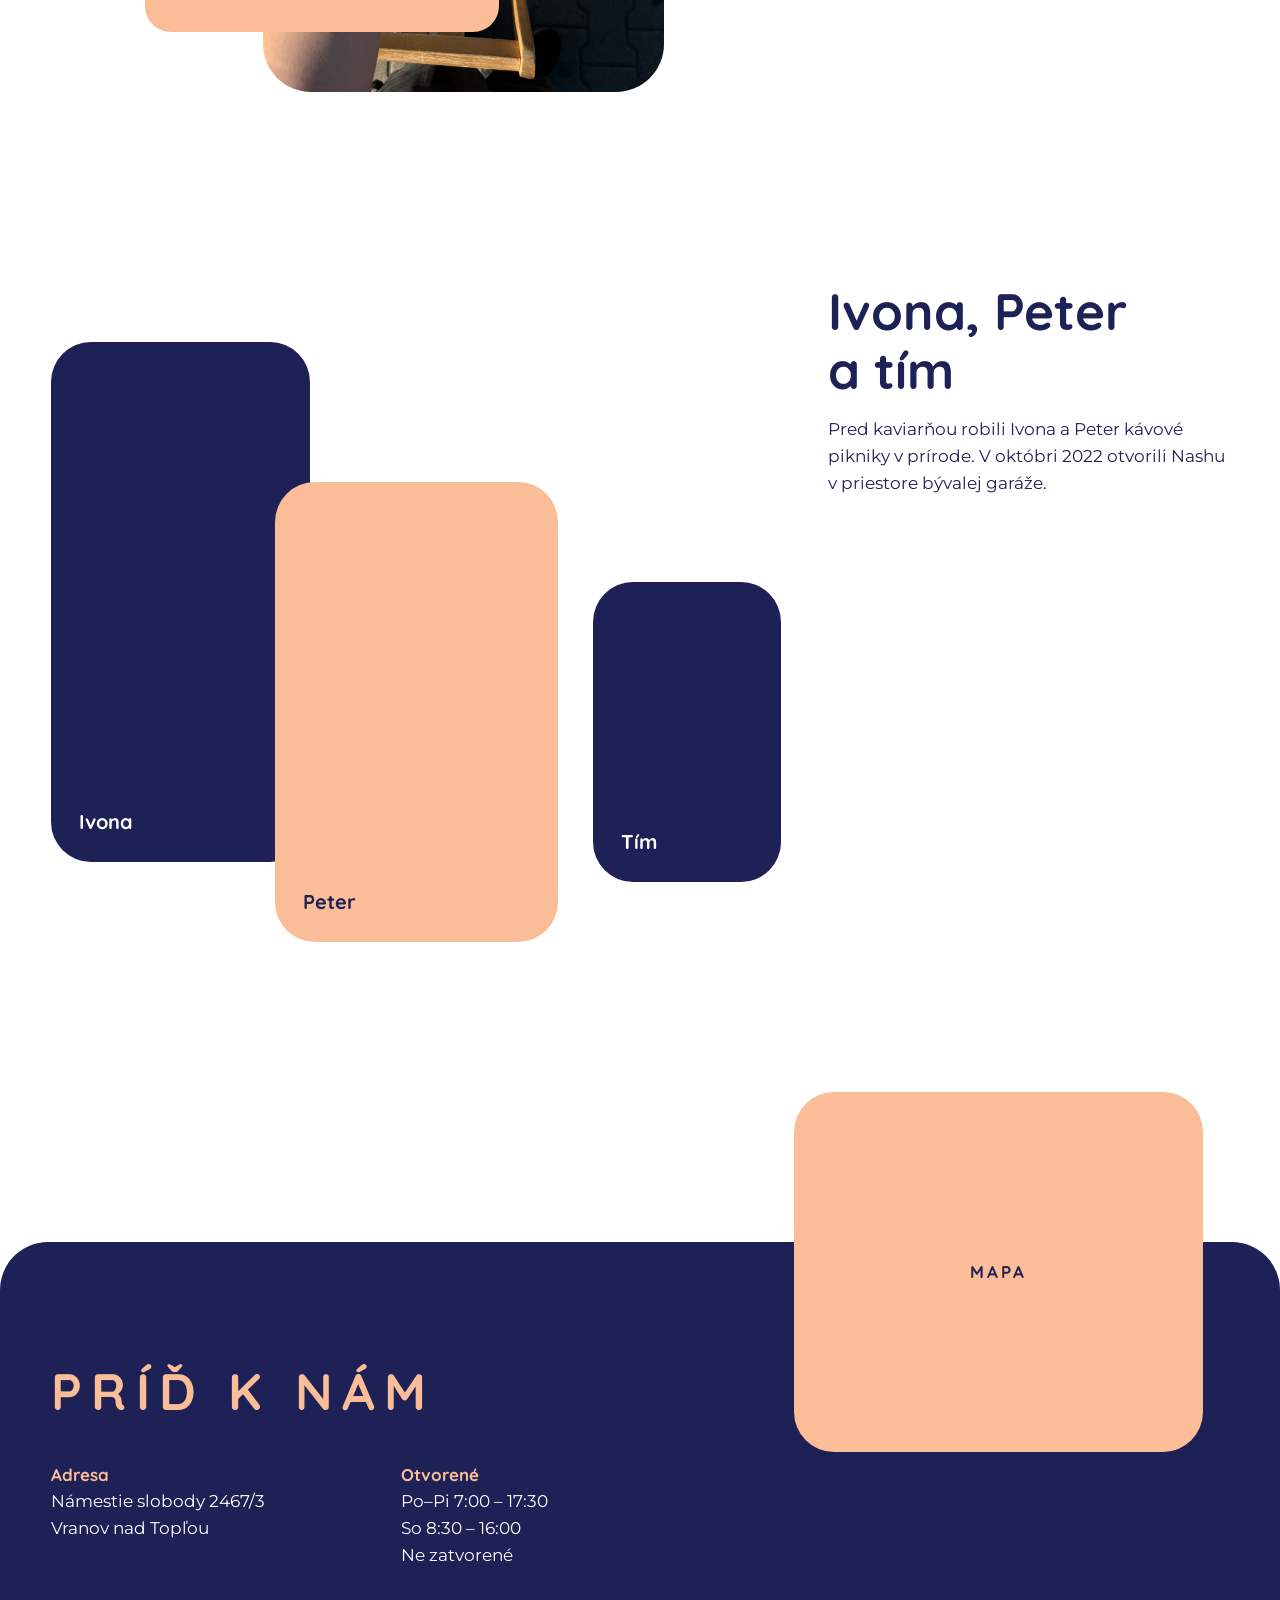
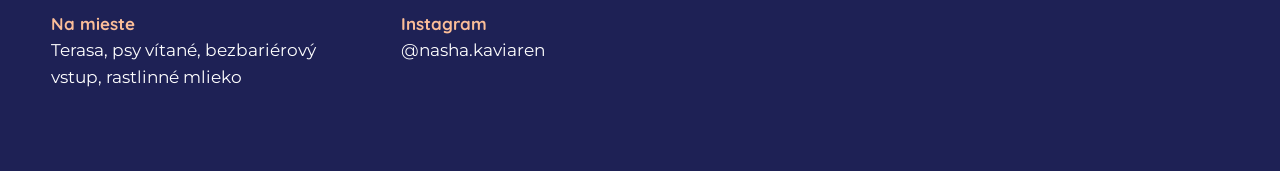
<file: docs/mockups/d-asymetria.html>
<!doctype html>
<html lang="sk">
<head>
<meta charset="utf-8">
<meta name="viewport" content="width=device-width, initial-scale=1">
<title>Nasha — návrh D: Asymetria</title>
<link rel="stylesheet" href="shared.css">
<style>
  /* Direction D: every section is composed differently. Rectangles overlap in
     parts, never meet corner to corner, and their sizes and offsets change
     from section to section. Large blocks get a larger radius than small ones. */
  :root { --r-xl: 48px; }
  .stage { position: relative; }
  .rect { position: absolute; }
  .peachb { background: var(--peach); }
  .navyb { background: var(--navy); color: var(--white); }
  section { margin-block: 150px; }
  h2 { font-size: clamp(30px, 4vw, 56px); }
  .t { font-family: var(--display); font-weight: 700; text-transform: uppercase;
    letter-spacing: 0.2em; font-size: 15px; }

  /* 1 hero: tall peach panel right, navy bar crossing its lower-left corner */
  .hero { margin-top: 24px; height: 760px; }
  .hero .copy { position: absolute; left: 0; top: 70px; width: 46%; }
  .hero h1 { font-size: clamp(40px, 5.6vw, 82px); line-height: 1.05; }
  .hero .copy p { margin-top: 24px; max-width: 36ch; font-size: 19px; }
  .hero .panel { right: 3%; top: 0; width: 38%; height: 640px; border-radius: var(--r-xl); }
  .hero .panel { padding: 24px 24px 180px; }
  .hero .bar { left: 28%; bottom: 70px; width: 50%; padding: 30px 40px; border-radius: 30px;
    display: grid; grid-template-columns: repeat(3, auto); gap: 32px; z-index: 2; }
  .hero .bar b { display: block; color: var(--peach); font-family: var(--display); }

  /* 2 story: wide peach strip from the left edge, window photo dropping over its right end */
  .story { height: 620px; }
  .story .strip { left: calc((100% - 100vw) / 2); top: 60px; width: 72%; height: 420px;
    border-radius: 0 var(--r-xl) var(--r-xl) 0; padding: 64px 0 0 calc((100vw - 100%) / 2 + 40px); }
  .story .strip p { max-width: 44ch; margin-top: 20px; }
  .story .photo { right: 4%; top: 0; width: 30%; height: 560px; border-radius: 36px; overflow: hidden; z-index: 2; }
  .story img, .coffee img, .cakes img { width: 100%; height: 100%; object-fit: cover; }

  /* 3 why: narrow tall navy block, small peach bar overlapping its top edge */
  .why { height: 560px; }
  .why .tall { left: 8%; top: 40px; width: 34%; height: 520px; border-radius: var(--r-xl);
    padding: 120px 48px 48px; }
  .why .tall h2 { color: var(--peach); font-size: clamp(26px, 3vw, 40px); }
  .why .tag { left: 26%; top: 0; width: 22%; height: 84px; border-radius: 24px; z-index: 2; }
  .why ul { position: absolute; left: 50%; top: 110px; width: 44%; list-style: none; display: grid; gap: 36px; }
  .why li b { display: block; }

  /* 4 coffee: photo bar on the right, peach block peeking out below-left of it */
  .coffee { height: 600px; }
  .coffee .back { right: 30%; top: 210px; width: 26%; height: 360px; border-radius: 36px; }
  .coffee .photo { right: -2%; top: 0; width: 52%; height: 470px; border-radius: var(--r-xl); overflow: hidden; z-index: 2; }
  .coffee .copy { position: absolute; left: 0; top: 30px; width: 36%; }
  .coffee .copy p { margin-top: 18px; max-width: 40ch; }

  /* 5 menu: navy block, peach block overlapping and dropped lower */
  .menu { height: 900px; }
  .menu .one { left: 0; top: 90px; width: 52%; height: 640px; border-radius: var(--r-xl); padding: 64px 56px; }
  .menu .two { left: 46%; top: 230px; width: 50%; height: 600px; border-radius: 40px; padding: 64px 56px; z-index: 2; }
  .menu .title { position: absolute; left: 56%; top: 90px; white-space: nowrap;
    font-size: clamp(26px, 3vw, 44px); }
  .menu .one > * { max-width: 76%; }
  .menu h3 { margin: 28px 0 10px; }
  .menu h3:first-child { margin-top: 0; }
  .menu .one .menu-list span { color: var(--peach); }

  /* 6 cakes: tall photo, small peach caption bar overlapping its lower left */
  .cakes { height: 640px; }
  .cakes .photo { left: 18%; top: 0; width: 34%; height: 600px; border-radius: var(--r-xl); overflow: hidden; }
  .cakes .cap { left: 8%; top: 430px; width: 30%; padding: 28px 32px; border-radius: 26px; z-index: 2; }
  .cakes .copy { position: absolute; left: 60%; top: 140px; width: 36%; }
  .cakes .copy p { margin-top: 16px; }

  /* 7 team: three blocks of different heights on a broken baseline */
  .team { height: 700px; }
  .team .copy { position: absolute; right: 0; top: 0; width: 34%; }
  .team .copy p { margin-top: 16px; }
  .team .p { border-radius: 40px; display: flex; align-items: flex-end; padding: 24px 28px;
    font-family: var(--display); font-weight: 700; font-size: 20px; }
  .team .p1 { left: 0; top: 60px; width: 22%; height: 520px; }
  .team .p2 { left: 19%; top: 200px; width: 24%; height: 460px; z-index: 2; color: var(--navy); }
  .team .p3 { left: 46%; top: 300px; width: 16%; height: 300px; }

  /* 8 visit: navy footer, peach map block rising out of it */
  footer { position: relative; margin-top: 260px; padding: 120px 0 80px;
    border-radius: var(--r-xl) var(--r-xl) 0 0; }
  footer .map { position: absolute; right: 6%; top: -150px; width: 32%; height: 360px;
    border-radius: 40px; display: grid; place-items: center; color: var(--navy); }
  footer .cols { display: grid; grid-template-columns: 1fr 1fr; gap: 40px; width: 56%; }
  footer h2 { color: var(--peach); grid-column: 1 / -1; }
  footer b { color: var(--peach); font-family: var(--display); display: block; }

  /* mobile: rectangles stack, overlaps shrink to small offsets */
  @media (max-width: 860px) {
    section { margin-block: 80px; }
    .stage { height: auto !important; display: flex; flex-direction: column; }
    .rect, .stage .copy, .why ul, .menu .title, footer .map { position: relative; left: auto !important;
      right: auto !important; top: auto !important; bottom: auto !important; width: auto !important; }
    .hero .panel { height: 440px; margin-top: 32px; margin-right: 18%; }
    .hero .bar { margin: -48px 0 0 14%; grid-template-columns: 1fr 1fr; padding: 24px; }
    .hero .panel { padding-bottom: 60px; }
    .menu .one > * { max-width: none; }
    .menu .title { white-space: normal; margin-bottom: 24px; }
    .story .strip { height: auto; padding: 48px 24px; margin-right: 10%; margin-left: calc(-1 * var(--gutter)); }
    .story .photo { height: 380px; margin: -40px 0 0 34%; }
    .why .tag { height: 56px; margin: 0 30% 0 40%; }
    .why .tall { height: auto; padding: 48px 32px; margin: -28px 12% 0 0; }
    .why ul { margin-top: 40px; }
    .coffee .photo { height: 320px; order: -2; margin-left: 14%; }
    .coffee .back { height: 120px; margin: -60px 50% 0 0; order: -1; }
    .coffee .copy { margin-top: 32px; }
    .menu .one, .menu .two { height: auto; padding: 40px 28px; }
    .menu .two { margin: -32px 0 0 10%; }
    .menu .one { margin-right: 6%; }
    .cakes .photo { height: 420px; margin-right: 20%; }
    .cakes .cap { margin: -60px 6% 0 30%; }
    .cakes .copy { margin-top: 32px; }
    .team .p1, .team .p2, .team .p3 { height: 220px; }
    .team .p2 { margin: -40px 0 0 24%; }
    .team .p3 { margin: -30px 40% 0 8%; }
    .team .copy { order: -1; margin-bottom: 32px; }
    footer .map { height: 200px; margin: -200px 0 40px 30%; }
    footer .cols { width: auto; grid-template-columns: 1fr; }
  }
</style>
</head>
<body>
<header class="wrap bar">
  <img src="../../assets/brand/nasha-logo-blue.svg" alt="nasha">
  <nav><a href="#kava">Káva</a><a href="#listok">Lístok</a><a href="#tim">Tím</a><a href="#navsteva">Návšteva</a></nav>
</header>

<main class="wrap">
  <section class="stage hero">
    <div class="copy">
      <h1>Výberová káva v&nbsp;centre Vranova.</h1>
      <p>Kaviareň a pražiareň na Námestí slobody. Espresso, filtrovaná káva, koláče a miesto, kde si môžeš sadnúť.</p>
    </div>
    <div class="rect panel decanter" data-logo="../../assets/brand/nasha-logo.svg"></div>
    <div class="rect bar navyb">
      <div><b>Pondelok až piatok</b>7:00 – 17:30</div>
      <div><b>Sobota</b>8:30 – 16:00</div>
      <div><b>Kde nás nájdeš</b>Námestie slobody 2467/3</div>
    </div>
  </section>

  <section class="stage story">
    <div class="rect strip peachb">
      <h2>Viac než len podávať kávu.</h2>
      <p>Keď sme zakladali Nashu, chceli sme viac než len podávať kávu. Chceli sme vytvoriť priestor, kde sa stretávajú ľudia, ktorí majú radi kvalitu a dobrú atmosféru.</p>
      <p>Podporou Nasha podporuješ férový obchod, lokálnu kvalitu a miesto, ktoré má dušu.</p>
    </div>
    <div class="rect photo"><img src="../../assets/brand/illustration/d1831ee7-0aa1-44e9-9e05-5295d7d721f6.jfif" alt="Okno kaviarne s rastlinami a barovým pultom"></div>
  </section>

  <section class="stage why">
    <div class="rect tag peachb" aria-hidden="true"></div>
    <div class="rect tall navyb"><h2 class="caps">Prečo výberová káva?</h2></div>
    <ul>
      <li><b class="t">Lepšia kvalita</b>Žiadne defektné zrná, čisté chute.</li>
      <li><b class="t">Spravodlivé odmeny</b>Podpora farmárov a pestovateľov.</li>
      <li><b class="t">Čerstvosť</b>Pražené lokálne, u nás vždy čerstvé.</li>
    </ul>
  </section>

  <section class="stage coffee" id="kava">
    <div class="copy">
      <h2>Od zeleného zrna po šálku.</h2>
      <p>V jednom mlynčeku je espresso z&nbsp;100&nbsp;% arabiky, v druhom sa striedajú svetlejšie, ovocnejšie kávy. Na filter V60, AeroPress a batch brew. Zrná si môžeš kúpiť aj domov.</p>
      <p class="note">Doplniť: čo pražíte a odkiaľ je zelená káva.</p>
    </div>
    <div class="rect back peachb" aria-hidden="true"></div>
    <div class="rect photo"><img src="../../assets/brand/illustration/c0ce1a3e-902f-414f-8a56-771a142967e6.jfif" alt="Vrecia zelenej kávy"></div>
  </section>

  <section class="stage menu" id="listok">
    <h2 class="caps title">Nápojový lístok</h2>
    <div class="rect one navyb">
      <h3 class="t">Čierna káva</h3><ul class="menu-list">
        <li>Espresso<span>1.8</span></li><li>Caffè americano<span>1.8</span></li><li>Double shot<span>2.7</span></li></ul>
      <h3 class="t">Mliečna káva</h3><ul class="menu-list">
        <li>Espresso macchiato<span>2.2</span></li><li>Cappuccino<span>2.4</span></li>
        <li>Caffè latte<span>2.6</span></li><li>Flat white<span>2.9</span></li></ul>
      <h3 class="t">Filtrovaná káva</h3><ul class="menu-list">
        <li>AeroPress<span>3.2</span></li><li>V60<span>3.2</span></li><li>Batch brew<span>2.8</span></li></ul>
    </div>
    <div class="rect two peachb">
      <h3 class="t">Káva na ľade</h3><ul class="menu-list">
        <li>Ice latte<span>3.1</span></li><li>Espresso tonic<span>3.6</span></li><li>Náš espresso tonic<span>3.9</span></li></ul>
      <h3 class="t">Super latte</h3><ul class="menu-list">
        <li>Matcha latte<span>2.9</span></li><li>Chai latte<span>2.9</span></li><li>Kurkuma latte<span>3.1</span></li></ul>
      <h3 class="t">Limonády</h3><ul class="menu-list">
        <li>Jahoda &amp; mäta<span>3.6</span></li><li>Passion &amp; mango<span>3.6</span></li><li>Pravá citrónová<span>3.6</span></li></ul>
      <p class="note" style="margin-top:20px">Ceny z lístka od 1. 4. 2025 — overiť</p>
    </div>
  </section>

  <section class="stage cakes">
    <div class="rect photo"><img src="../../assets/brand/illustration/6f98a6dd-9f14-457d-aae3-8ce3701df8d5.jfif" alt="Koláč s karamelom a arašidmi" style="object-position:45% 40%"></div>
    <div class="rect cap peachb">Od cukrárne Kejtlyn, pár krokov od nás.</div>
    <div class="copy">
      <h2>Ku káve niečo sladké.</h2>
      <p class="note">Doplniť: aktuálne koláče a fotky.</p>
    </div>
  </section>

  <section class="stage team" id="tim">
    <div class="copy">
      <h2>Ivona, Peter a&nbsp;tím</h2>
      <p>Pred kaviarňou robili Ivona a Peter kávové pikniky v prírode. V októbri 2022 otvorili Nashu v priestore bývalej garáže.</p>
    </div>
    <div class="rect p p1 navyb">Ivona</div>
    <div class="rect p p2 peachb">Peter</div>
    <div class="rect p p3 navyb">Tím</div>
  </section>
</main>

<footer class="navyb" id="navsteva">
  <div class="map peachb caps">mapa</div>
  <div class="wrap">
    <div class="cols">
      <h2 class="caps">Príď k nám</h2>
      <div><b>Adresa</b>Námestie slobody 2467/3<br>Vranov nad Topľou</div>
      <div><b>Otvorené</b>Po–Pi 7:00 – 17:30<br>So 8:30 – 16:00<br>Ne zatvorené</div>
      <div><b>Na mieste</b>Terasa, psy vítané, bezbariérový vstup, rastlinné mlieko</div>
      <div><b>Instagram</b>@nasha.kaviaren</div>
    </div>
  </div>
</footer>
<script src="decanter.js"></script>
</body>
</html>
</file>
<file: site/css/site.css>
/* Shared tokens for the design mockups. Only three colours: navy, peach, white. */

:root {
  --navy: #1e2155;
  --peach: #fbbd98;
  --white: #ffffff;
  --navy-70: rgba(30, 33, 85, 0.7);
  --r-lg: 40px;
  --r-md: 28px;
  --r-sm: 18px;
  --gutter: clamp(16px, 4vw, 56px);
  --max: 1280px;
  --display: 'Quicksand', 'Montserrat', sans-serif;
  --body: 'Montserrat', system-ui, sans-serif;
}

* { box-sizing: border-box; margin: 0; padding: 0; }
html { scroll-behavior: smooth; }
body {
  background: var(--white);
  color: var(--navy);
  font-family: var(--body);
  font-size: 17px;
  line-height: 1.6;
  -webkit-font-smoothing: antialiased;
}
img { display: block; max-width: 100%; }
a { color: inherit; }

/* wide-tracked caps, as on the printed menu */
.caps {
  font-family: var(--display);
  font-weight: 700;
  text-transform: uppercase;
  letter-spacing: 0.18em;
}
.eyebrow {
  font-family: var(--display);
  font-weight: 700;
  text-transform: uppercase;
  letter-spacing: 0.22em;
  font-size: 13px;
}
h1, h2, h3 { font-family: var(--display); font-weight: 700; line-height: 1.15; }

.wrap { width: min(var(--max), 100% - 2 * var(--gutter)); margin-inline: auto; }

.decanter { background: var(--peach); cursor: pointer; display: grid; place-items: center; }
.decanter svg { width: 100%; height: 100%; max-height: 100%; }

/* top bar shared by all directions */
.bar {
  display: flex; align-items: center; justify-content: space-between;
  padding-block: 22px;
}
.bar img { height: 34px; }
.bar nav { display: flex; gap: 28px; font-family: var(--display); font-weight: 600;
  font-size: 14px; letter-spacing: 0.14em; text-transform: uppercase; }
.bar nav a { text-decoration: none; }
.bar nav a { padding-block: 6px; }
@media (max-width: 760px) {
  header.bar { flex-wrap: wrap; gap: 10px; }
  header.bar nav { width: 100%; justify-content: space-between; gap: 8px; font-size: 12px; letter-spacing: 0.1em; }
}

.note {
  font-size: 12px; opacity: 0.6; font-style: italic;
}

/* menu list, used in several directions */
.menu-list { list-style: none; }
.menu-list li {
  display: flex; justify-content: space-between; gap: 16px;
  font-family: var(--display); font-weight: 600; letter-spacing: 0.12em;
  text-transform: uppercase; font-size: 14px; padding-block: 5px;
}
.menu-list small { display: block; font-size: 11px; letter-spacing: 0.08em;
  text-transform: none; font-style: italic; font-weight: 500; opacity: 0.8; }

/* ---- page ---- */
  /* Direction E (final candidate). Base = D: every section composed differently,
     rectangles overlap in parts and never meet corner to corner. Mixed in:
     B's menu-style line art (hero depth field), C's edge-to-edge bands (espresso
     section, Instagram strip), A's closing block. Photos may stand on, lean out
     of or cross the edge of a rectangle. Negative space is used actively: text
     sits in the gaps the shapes leave, not in leftover white. */
  :root { --r-xl: 46px;
    /* distance from the content edge (.wrap) to the viewport edge, for full-bleed shapes */
    --bleed: calc((100vw - min(var(--max), 100vw - 2 * var(--gutter))) / 2); }
  /* clip on both: body alone does not stop mobile browsers from widening the layout viewport
     when transformed hero art or full-bleed bands reach past the screen edge */
  html, body { overflow-x: clip; }
  .stage { position: relative; }
  /* in-flow column: the section grows with it; shapes and photos stay absolute */
  .flow { position: relative; z-index: 2; }
  .abs { position: absolute; }
  .pe { background: var(--peach); }
  .nv { background: var(--navy); color: var(--white); }
  section { margin-block: 96px; }
  h2 { font-size: clamp(30px, 3.8vw, 52px); }
  h3.t, .t { font-family: var(--display); font-weight: 700; text-transform: uppercase;
    letter-spacing: 0.18em; font-size: 14px; }
  .ph { overflow: hidden; border-radius: 30px; box-shadow: 0 18px 40px -24px rgba(30,33,85,.55); }
  .ph img { width: 100%; height: 100%; object-fit: cover; }
  .lead { font-size: 18px; max-width: 46ch; }
  p + p { margin-top: 14px; }
  .draft { font-size: 12px; font-style: italic; opacity: .6; margin-top: 10px; }

  /* 1 hero: depth field of line art around a still logo */
  .hero { height: 760px; margin-top: 0; perspective: 900px; }
  .hero [data-art] { position: absolute; color: var(--navy); will-change: transform; }
  .hero [data-art] svg { width: 100%; height: auto; display: block; overflow: visible; }
  .hero .logo { position: absolute; left: 50%; top: 150px; transform: translateX(-50%);
    width: min(540px, 70vw); z-index: 3; }
  .hero .tag { position: absolute; left: 50%; top: 360px; transform: translateX(-50%);
    text-align: center; z-index: 3; white-space: nowrap; }
  .hero .peb { left: calc((100% - 100vw) / 2); bottom: 58px; width: 52%; height: 150px;
    border-radius: 0 var(--r-xl) var(--r-xl) 0; z-index: 2;
    padding: 34px 0 0 calc((100vw - 100%) / 2 + 8px); }
  .hero .peb p { max-width: 30ch; font-size: 18px; }
  .hero .bar { left: 40%; bottom: 0; width: 48%; padding: 28px 36px; border-radius: 28px; z-index: 4;
    display: grid; grid-template-columns: repeat(3, auto); gap: 28px; }
  .hero .bar b { display: block; color: var(--peach); font-family: var(--display); }

  /* 2 story: peach strip from the left edge, window photo crossing its right end,
     a cup photo standing on its top edge */
  .story { min-height: 600px; padding-top: 90px; }
  .story .strip { margin-left: calc((100% - 100vw) / 2); width: calc(70% + (100vw - 100%) / 2); min-height: 440px; padding-bottom: 56px;
    border-radius: 0 var(--r-xl) var(--r-xl) 0; padding: 56px 0 0 calc((100vw - 100%) / 2); }
  .story .strip .txt { width: 58%; }
  .story .win { right: 2%; top: 0; width: 31%; height: 560px; z-index: 2; }
  .story .cup { left: 47%; top: 20px; width: 17%; height: 250px; z-index: 2; border-radius: 26px; }
  .story .cap { left: 47%; top: 300px; width: 19%; font-size: 15px; z-index: 2; }

  /* 3 why: navy tall block, peach tag on its top edge, latte-art photo leaning out */
  .why { min-height: 560px; padding-top: 70px; }
  .why .tall { left: 4%; top: 46px; width: 33%; height: 500px; border-radius: var(--r-xl); padding: 110px 44px 0; }
  .why .tall h2 { color: var(--peach); font-size: clamp(26px, 2.8vw, 38px); }
  .why .tagr { left: 20%; top: 0; width: 24%; height: 80px; border-radius: 22px; z-index: 2; }
  .why .latte { left: 24%; top: 300px; width: 22%; height: 300px; z-index: 3; }
  .why ul { margin-left: 52%; width: 44%; list-style: none; display: grid; gap: 30px; }
  .why li { display: grid; grid-template-columns: 74px 1fr; gap: 18px; align-items: center; }
  .why li [data-art] { width: 74px; color: var(--navy); }
  .why li b { display: block; margin-bottom: 4px; }

  /* 4 roasted in Vranov: shelf photo standing on a peach block, sacks photo behind */
  .roast { min-height: 980px; padding-top: 20px; }
  .roast .base { left: 0; top: 520px; width: 46%; height: 300px; border-radius: 40px; }
  .roast .shelf { left: 5%; top: 0; width: 34%; height: 700px; z-index: 2; }
  .roast .sacks { left: 30%; top: 600px; width: 20%; height: 300px; z-index: 3; border-radius: 26px; }
  .roast .txt { margin-left: 52%; width: 44%; }
  .roast .only { margin: 40px -4% 0 6%; border-radius: 38px; padding: 40px 44px; }
  .roast .only h3 { color: var(--peach); margin-bottom: 18px; }
  .roast .only dl { display: grid; gap: 16px; }
  .roast .only dt { font-family: var(--display); font-weight: 700; font-size: 20px; }
  .roast .only dd { opacity: .9; font-size: 15px; }
  .roast .shop { margin: -18px 30% 0 -4%; border-radius: 24px; padding: 22px 28px; font-size: 15px; position: relative; }
  .roast .shop a { font-weight: 600; }

  /* 5 espresso: C-style band from the right edge, text in the gap on the left */
  .esp { display: grid; grid-template-columns: 38% 1fr; align-items: center; gap: 48px; }
  .esp .band { margin-right: calc(-1 * var(--bleed)); height: 460px; border-radius: var(--r-xl) 0 0 var(--r-xl);
    position: relative; padding: 30px calc(var(--bleed) + 30px) 30px 30px; display: grid; grid-template-columns: 1.3fr 1fr; gap: 24px; }
  .esp .band .ph { height: 100%; box-shadow: none; }
  .esp .band .ph.lift { margin-top: -80px; height: calc(100% + 40px); box-shadow: 0 18px 40px -24px rgba(30,33,85,.55); }

  /* 6 filter: animation panel, origami photo crossing its right edge */
  .filter { min-height: 640px; padding-top: 30px; }
  .filter .panel { left: 10%; top: 0; width: 32%; height: 600px; border-radius: var(--r-xl); padding: 20px 20px 70px; }
  .filter .origami { left: 36%; top: 330px; width: 19%; height: 300px; z-index: 2; }
  .filter .txt { margin-left: 60%; width: 38%; }
  .filter .cups2 { margin: 36px 0 0 6%; display: flex; gap: 22px; align-items: end; }
  .filter .cups2 [data-art] { color: var(--navy); }

  /* 6b award: one navy object between sections, photo leaning out of its left edge */
  .award { min-height: 380px; padding-top: 40px; }
  .award .pic { left: 12%; top: 0; width: 17%; height: 360px; z-index: 3; }
  .award .card { margin: 0 6% 0 22%; border-radius: 40px; padding: 44px 48px 40px 15%; }
  .award .card .t { color: var(--peach); }
  .award blockquote { margin: 18px 0 0; }
  .award blockquote p { font-size: 18px; max-width: 58ch; }
  .award .place { margin-top: 12px; font-family: var(--display); font-weight: 700; }
  .award .src { margin-top: 18px; font-size: 12px; opacity: .7; }
  .award .src a { color: inherit; }

  /* 7 menu: navy block, peach block dropped and overlapping, photos standing on edges */
  .menu { min-height: 1200px; }
  .menu .title { left: 63%; top: 0; white-space: nowrap; font-size: clamp(26px, 2.8vw, 40px); }
  .menu .one { width: 57%; border-radius: var(--r-xl); padding: 56px 52px 120px; }
  .menu .two { margin: -90px 0 0 44%; width: 52%; border-radius: 40px; padding: 56px 48px 56px 56px; }
  .menu .cols { display: grid; grid-template-columns: 1fr 1fr; gap: 8px 40px; }
  .menu h3 { margin: 26px 0 8px; }
  .menu .cols > div > h3:first-child { margin-top: 0; }
  .menu .one .menu-list span { color: var(--peach); }
  .menu .note2 { font-size: 12px; font-style: italic; opacity: .75; margin-top: 18px; }
  .menu .lemo { left: 63%; top: 80px; width: 17%; height: 280px; z-index: 3; }
  .menu .lemo2 { left: 81%; top: 200px; width: 15%; height: 250px; z-index: 3; }
  .menu .side { left: 63%; top: 490px; width: 34%; }
  .menu .matcha { left: 6%; top: 730px; width: 17%; height: 240px; z-index: 3; }
  .menu .choc { left: 24%; top: 860px; width: 14%; height: 200px; z-index: 3; }
  .menu .beet { left: 9%; top: 1040px; width: 22%; height: 300px; z-index: 3; }

  /* 8 cakes */
  .cakes { min-height: 620px; padding-top: 60px; }
  .cakes .big { left: 46%; top: 0; width: 30%; height: 560px; }
  .cakes .small { left: 70%; top: 220px; width: 22%; height: 330px; z-index: 2; }
  .cakes .pe { left: 36%; top: 400px; width: 22%; height: 110px; border-radius: 26px; z-index: 3; }
  .cakes .txt { width: 40%; }

  /* 9 team */
  .team { min-height: 640px; }
  .team .txt { width: 36%; }
  .team .n1 { left: 40%; top: 30px; width: 24%; height: 470px; border-radius: 40px; padding: 30px 32px; display: flex; align-items: flex-end; justify-content: flex-end; text-align: right; }
  .team .who { max-width: 12ch; }
  .team .p1 { left: 46%; top: 0; width: 16%; height: 300px; z-index: 2; }
  .team .p2 { left: 66%; top: 120px; width: 18%; height: 380px; z-index: 2; }
  .team .p3 { left: 80%; top: 360px; width: 18%; height: 300px; z-index: 3; }
  .team .pe { margin-top: 40px; width: 118%; border-radius: 30px; padding: 30px 34px; z-index: 3; }
  .team .who { color: var(--peach); font-family: var(--display); font-weight: 700; font-size: 20px; }

  /* 10 Instagram strip: C-style band, edge to edge */
  .igs { padding: 36px 0; border-radius: 0; overflow: hidden; }
  .igs .row { display: flex; gap: 16px; padding-right: 16px; width: max-content; animation: drift 60s linear infinite; }
  .igs:hover .row, .igs:focus-within .row, .igs.paused .row { animation-play-state: paused; }
  .igs .ctl { display: flex; gap: 16px; align-items: baseline; flex-wrap: wrap; }
  .igs .pause { font: inherit; font-size: 13px; background: none; border: 1px solid var(--peach); color: var(--peach);
    border-radius: 999px; padding: 6px 14px; cursor: pointer; min-height: 32px; }
  .igs .row img { height: 260px; width: auto; border-radius: 22px; }
  .igs .head { display: flex; flex-wrap: wrap; gap: 8px 16px; justify-content: space-between; align-items: baseline; width: min(var(--max), 100% - 2 * var(--gutter)); margin: 0 auto 22px; }
  .igs .head a { color: var(--peach); font-weight: 600; }
  @keyframes drift { to { transform: translateX(-50%); } }

  /* 11 visit: closing block from A */
  .visit .block { border-radius: var(--r-xl) var(--r-xl) 0 0; padding: clamp(40px, 6vw, 88px);
    display: grid; grid-template-columns: 1fr 1fr; gap: 56px; }
  .visit h2 { color: var(--peach); }
  .visit dl { display: grid; grid-template-columns: 92px 1fr; gap: 10px 20px; margin-top: 26px; align-items: baseline; }
  .visit .map { position: relative; overflow: hidden; }
  .visit .map iframe { position: absolute; inset: 0; width: 100%; height: 100%; border: 0; }
  .visit .map button { font: inherit; font-family: var(--display); font-weight: 700; letter-spacing: .14em; text-transform: uppercase;
    background: var(--navy); color: var(--peach); border: 0; border-radius: 999px; padding: 14px 26px; cursor: pointer; }
  .visit .map small { display: block; margin: 12px auto 0; font-size: 12px; max-width: 30ch; }
  .visit .map { border-radius: 28px; min-height: 300px; display: grid; place-items: center; color: var(--navy); }

  @media (prefers-reduced-motion: reduce) { .igs .row { animation: none; } }

  /* mobile: stack, keep small overlaps so the shapes still interlock */
  @media (max-width: 1023px) {
    section { margin-block: 64px; }
    .stage { min-height: 0 !important; padding-top: 0 !important; }
    .stage .flow { margin-left: 0 !important; margin-right: 0 !important; width: auto !important; }
    .story .strip.flow { margin-left: calc(-1 * var(--gutter)) !important; margin-right: 8% !important; }
    .menu .two.flow { margin: -28px 0 0 6% !important; }
    .roast .only, .roast .shop, .team .pe { margin-left: 0 !important; margin-right: 0 !important; width: auto !important; }
    .stage { height: auto !important; display: flex; flex-direction: column; }
    .stage > .abs { position: relative; left: auto !important; top: auto !important; right: auto !important;
      bottom: auto !important; width: auto !important; }
    /* hero in normal flow: the peach block grows with its text and the hours bar
       always overlaps only its reserved bottom padding, at any width or font size */
    .stage.hero { display: flex; flex-direction: column; height: auto !important; padding-top: 150px !important; perspective: none; }
    .hero .m-hide { display: none; }
    .hero [data-art] { scale: .5; transform-origin: top left; }
    .hero h1 { position: relative; z-index: 3; }
    .hero .logo { position: relative; left: auto; top: auto; transform: none; display: block; margin: 0 auto; width: min(82vw, 540px); }
    .hero .tag { position: relative; left: auto; top: auto; transform: none; white-space: normal; width: auto; margin-top: 18px; }
    .stage.hero > .abs.peb { position: relative !important; margin: 48px 0 0 calc(-1 * var(--gutter)); width: 86% !important;
      height: auto; padding: 24px 24px 64px calc(var(--gutter) + 4px); }
    .stage.hero > .abs.bar { position: relative !important; margin: -36px 0 0 8%; width: 92% !important;
      grid-template-columns: repeat(auto-fit, minmax(120px, 1fr)); padding: 20px; gap: 16px; }
    .hero [data-art][data-art="cake"] { top: 290px !important; left: 2% !important; }
    .hero [data-art][data-art="pitcher"] { top: 290px !important; left: 82% !important; }
    .story .strip { height: auto; padding: 40px 24px; margin-left: calc(-1 * var(--gutter)); margin-right: 8%; }
    .story .strip .txt { width: auto; }
    .story .win { height: 360px; margin: -36px 0 0 30%; order: 2; }
    .story .cup { height: 220px; margin: -120px 50% 0 0; order: 3; z-index: 3; }
    .story .cap { order: 4; margin-top: 16px; }
    .why .tagr { height: 50px; margin: 0 30% -24px 40%; }
    .why .tall { height: auto; padding: 48px 28px 140px; margin-right: 18%; }
    .why .latte { height: 240px; margin: -120px 0 0 48%; }
    .why ul { position: static; margin-top: 32px; }
    .roast .shelf { height: 440px; margin-right: 14%; order: -1; }
    .roast .base { height: 120px; margin: -80px 0 0 20%; }
    .roast .sacks { height: 200px; margin: -100px 46% 0 0; }
    .roast .txt { margin-top: 32px; order: 5; }
    .roast .only { margin: 28px 0 0 6%; padding: 30px 26px; order: 6; }
    .roast .shop { margin: -18px 10% 0 0; order: 7; }
    .esp { grid-template-columns: 1fr; }
    .esp .band { height: 300px; margin-left: 10%; }
    .esp .band .ph.lift { margin-top: -40px; }
    .filter .panel { height: 460px; margin-right: 14%; }
    .filter .origami { height: 240px; margin: -140px 0 0 52%; }
    .filter .txt { margin-top: 28px; }
    .award .pic { height: 300px; margin: 0 40% 0 0; }
    .award .card { margin: -60px 0 0 8% !important; padding: 80px 26px 28px; }
    .menu .title { margin-bottom: 20px; white-space: normal; }
    .menu .cols { grid-template-columns: 1fr; }
    .menu .one { padding: 36px 26px; margin-right: 4%; }
    .menu .two { padding: 36px 26px; margin: -28px 0 0 6%; }
    .menu .lemo { height: 220px; margin: -60px 0 0 52%; order: 5; }
    .menu .matcha, .menu .choc, .menu .beet, .menu .lemo2 { display: none; }
    .menu .side { margin-top: 20px; order: 6; }
    .cakes .big { height: 420px; margin-right: 22%; order: 1; }
    .cakes .small { height: 240px; margin: -160px 0 0 50%; order: 2; }
    .cakes .pe { margin: -30px 20% 0 4%; order: 3; }
    .cakes .txt { order: 0; margin-bottom: 24px; }
    .team .n1 { height: 280px; margin: -28px 30% 0 6%; padding-top: 56px; align-items: flex-start; justify-content: flex-start; text-align: left; }
    .team .p1 { display: none; }
    .team .p2 { height: 280px; margin: -120px 0 0 44%; }
    .team .p3 { height: 220px; margin: -60px 50% 0 0; }
    .team .pe { margin: 24px 0 0; }
    .igs .row img { height: 180px; }
    .visit .block { grid-template-columns: 1fr; }
  }

/* images carry width/height attributes */
img { height: auto; }
.bar img { width: auto; }
</file>
<file: docs/mockups/shared.css>
/* Shared tokens for the design mockups. Only three colours: navy, peach, white. */
@import url('https://fonts.googleapis.com/css2?family=Quicksand:wght@500;600;700&family=Montserrat:wght@400;500;600&display=swap');

:root {
  --navy: #1e2155;
  --peach: #fbbd98;
  --white: #ffffff;
  --navy-70: rgba(30, 33, 85, 0.7);
  --r-lg: 40px;
  --r-md: 28px;
  --r-sm: 18px;
  --gutter: clamp(16px, 4vw, 56px);
  --max: 1280px;
  --display: 'Quicksand', 'Montserrat', sans-serif;
  --body: 'Montserrat', system-ui, sans-serif;
}

* { box-sizing: border-box; margin: 0; padding: 0; }
html { scroll-behavior: smooth; }
body {
  background: var(--white);
  color: var(--navy);
  font-family: var(--body);
  font-size: 17px;
  line-height: 1.6;
  -webkit-font-smoothing: antialiased;
}
img { display: block; max-width: 100%; }
a { color: inherit; }

/* wide-tracked caps, as on the printed menu */
.caps {
  font-family: var(--display);
  font-weight: 700;
  text-transform: uppercase;
  letter-spacing: 0.18em;
}
.eyebrow {
  font-family: var(--display);
  font-weight: 700;
  text-transform: uppercase;
  letter-spacing: 0.22em;
  font-size: 13px;
}
h1, h2, h3 { font-family: var(--display); font-weight: 700; line-height: 1.15; }

.wrap { width: min(var(--max), 100% - 2 * var(--gutter)); margin-inline: auto; }

.decanter { background: var(--peach); cursor: pointer; display: grid; place-items: center; }
.decanter svg { width: 100%; height: 100%; max-height: 100%; }

/* top bar shared by all directions */
.bar {
  display: flex; align-items: center; justify-content: space-between;
  padding-block: 22px;
}
.bar img { height: 34px; }
.bar nav { display: flex; gap: 28px; font-family: var(--display); font-weight: 600;
  font-size: 14px; letter-spacing: 0.14em; text-transform: uppercase; }
.bar nav a { text-decoration: none; }
@media (max-width: 760px) { .bar nav { display: none; } }

.note {
  font-size: 12px; opacity: 0.6; font-style: italic;
}

/* menu list, used in several directions */
.menu-list { list-style: none; }
.menu-list li {
  display: flex; justify-content: space-between; gap: 16px;
  font-family: var(--display); font-weight: 600; letter-spacing: 0.12em;
  text-transform: uppercase; font-size: 14px; padding-block: 5px;
}
.menu-list small { display: block; font-size: 11px; letter-spacing: 0.08em;
  text-transform: none; font-style: italic; font-weight: 500; opacity: 0.8; }
</file>
